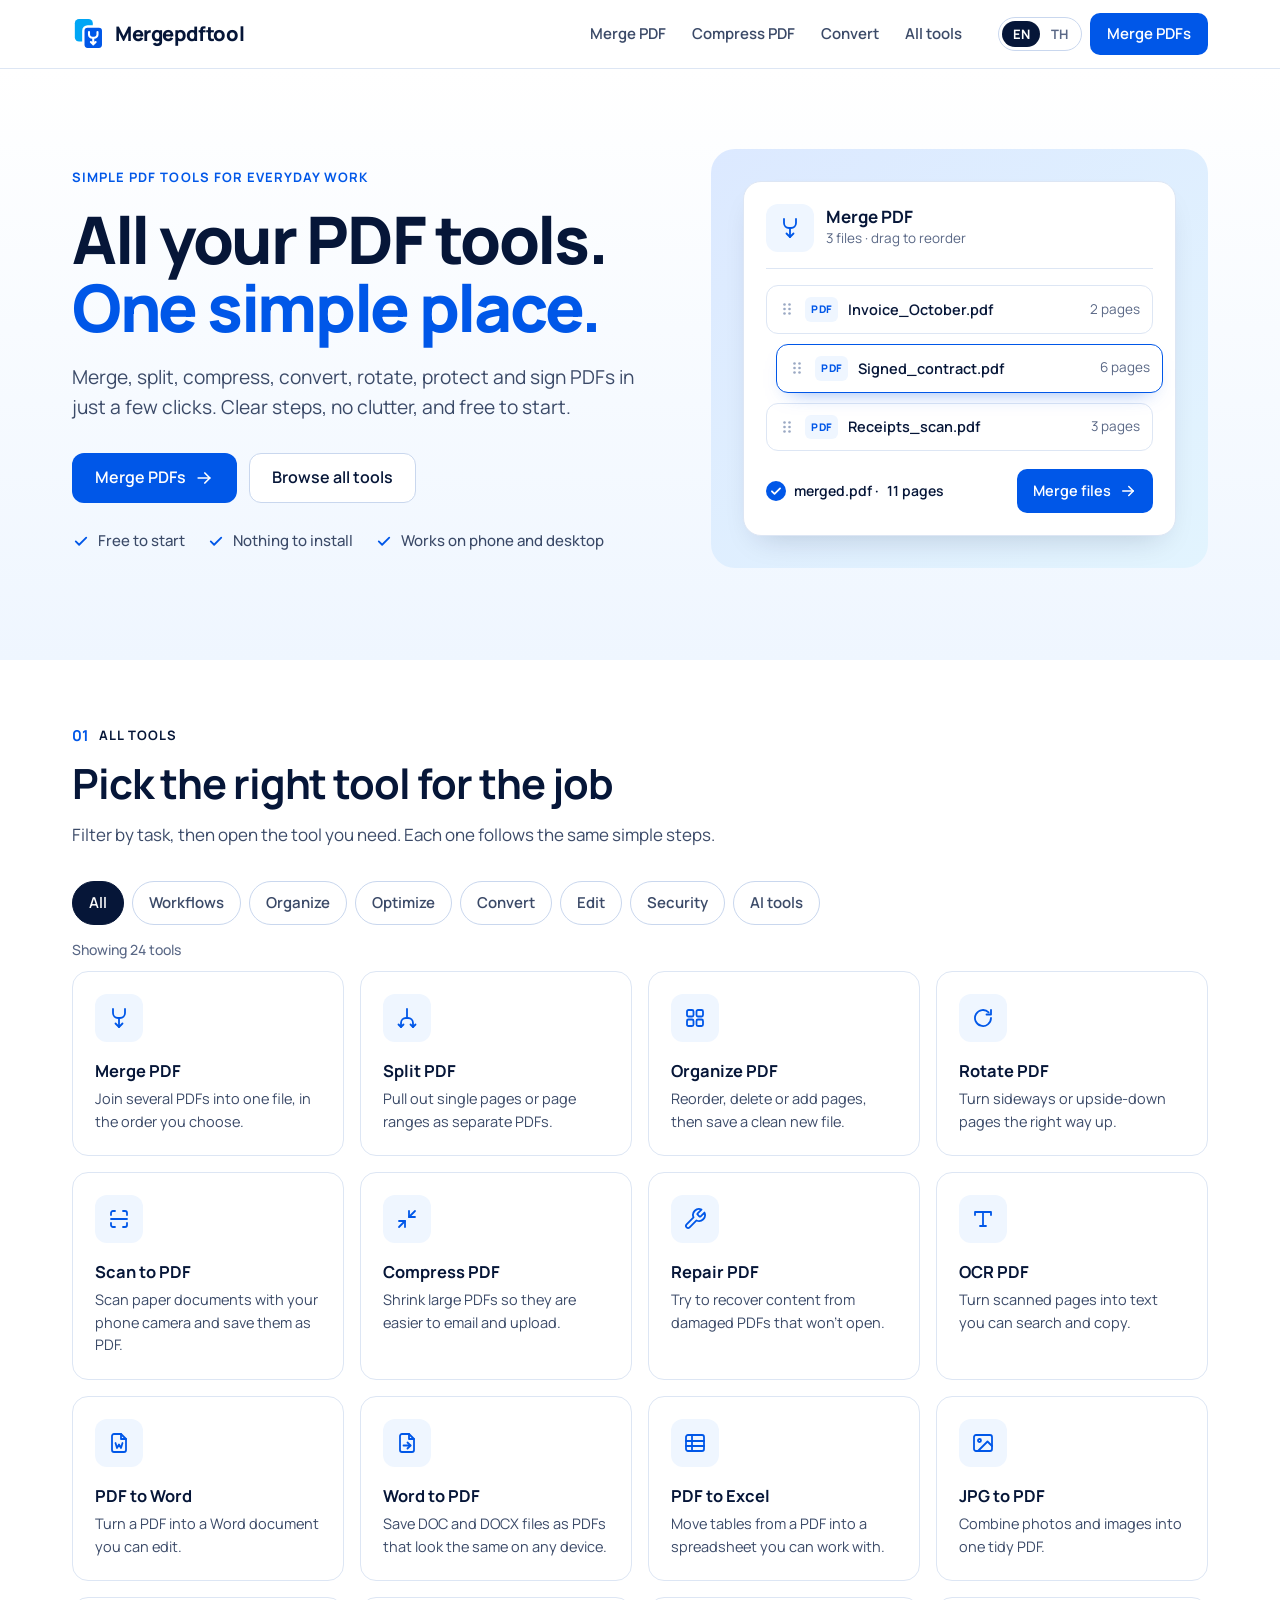
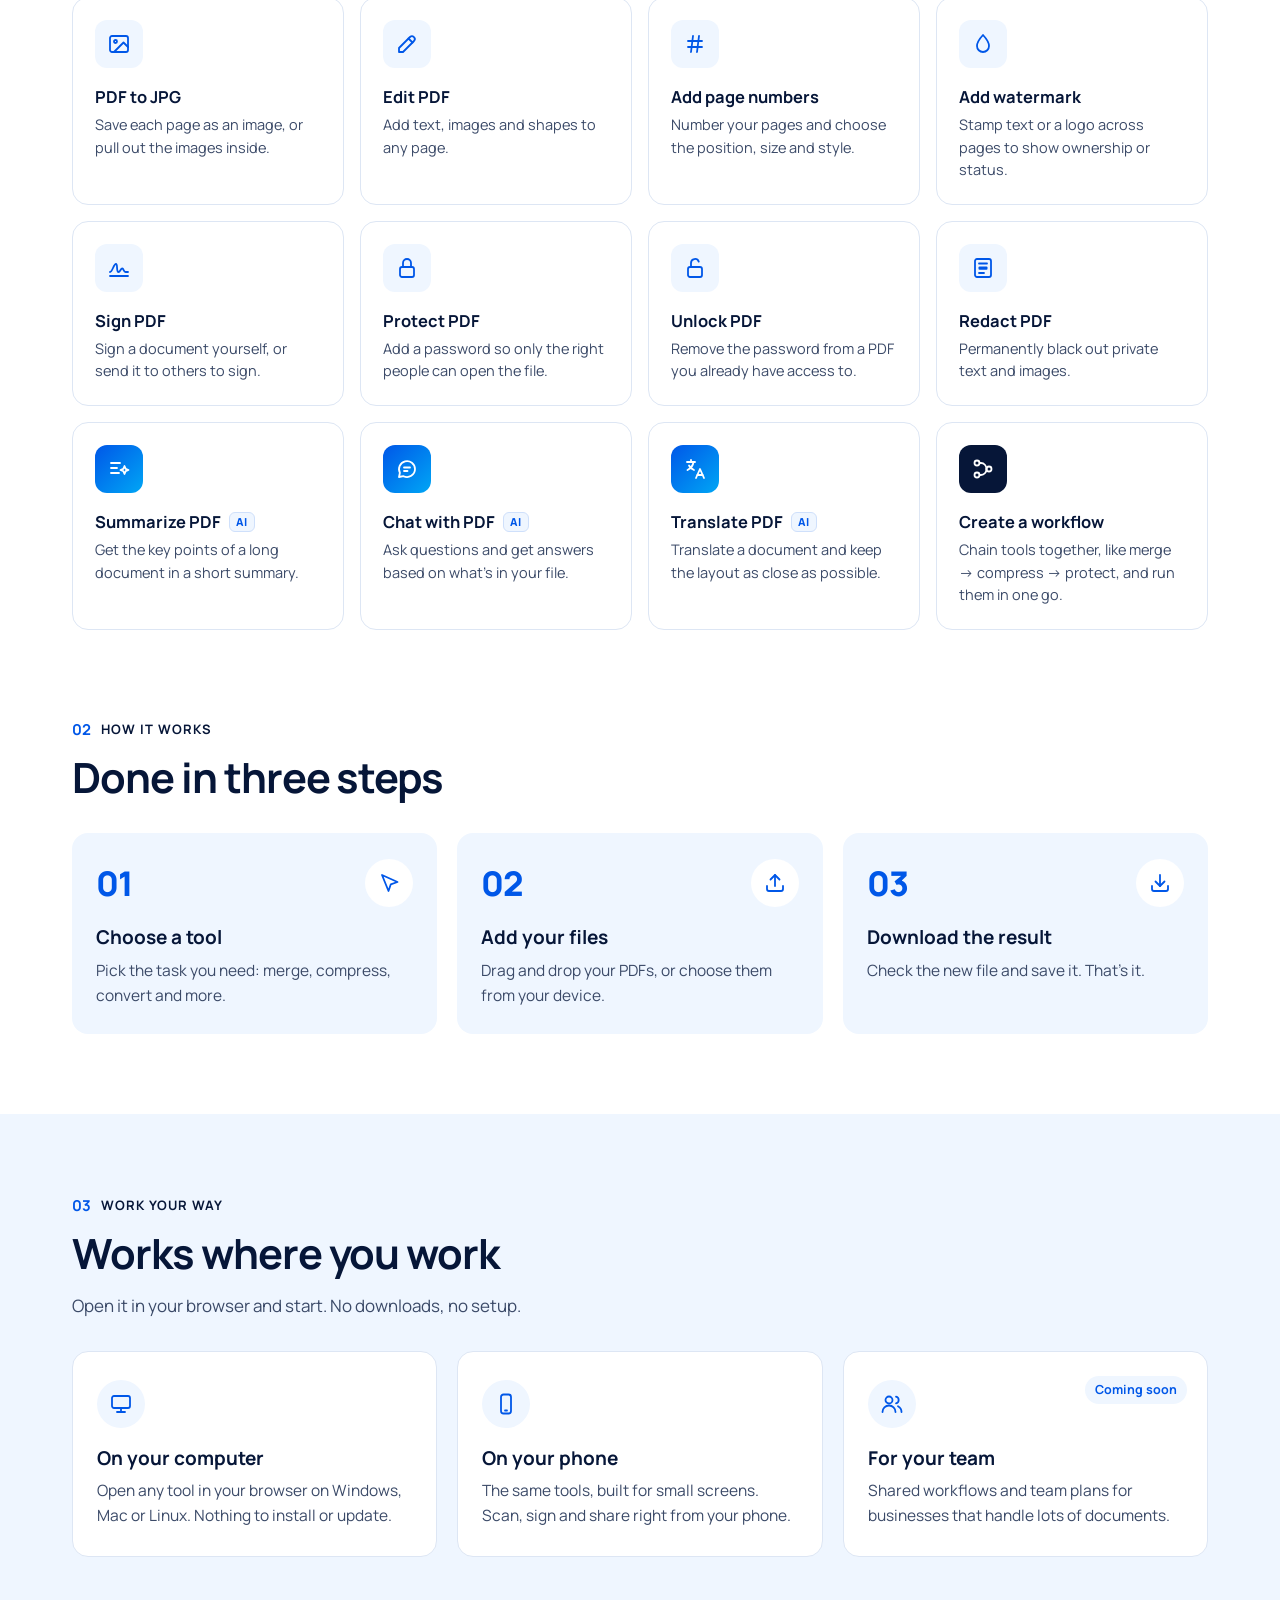
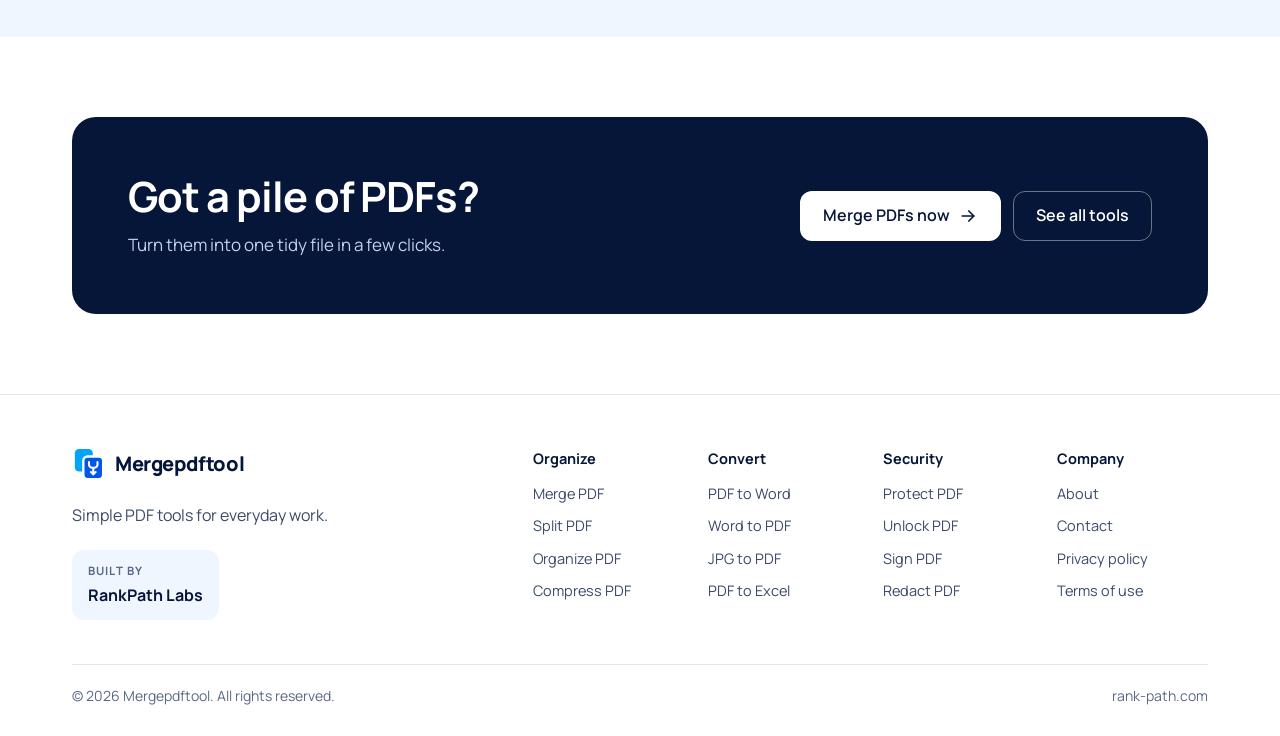
<file: index.html>
<!doctype html>
<html lang="en">
<head>
<meta charset="utf-8">
<meta name="viewport" content="width=device-width, initial-scale=1">
<title>Mergepdftool — All your PDF tools in one place</title>
<meta name="description" content="Merge, split, compress, convert, rotate, protect and sign PDFs in a few clicks. Simple PDF tools for everyday work, built by RankPath Labs.">
<meta name="theme-color" content="#061638">
<link rel="canonical" href="https://mergepdftool.rank-path.com/">
<link rel="alternate" hreflang="en" href="https://mergepdftool.rank-path.com/">
<link rel="alternate" hreflang="th" href="https://mergepdftool.rank-path.com/th/">
<link rel="alternate" hreflang="x-default" href="https://mergepdftool.rank-path.com/">
<meta property="og:url" content="https://mergepdftool.rank-path.com/">
<meta property="og:locale" content="en_US">
<meta property="og:locale:alternate" content="th_TH">
<meta property="og:type" content="website">
<meta property="og:site_name" content="Mergepdftool">
<meta property="og:title" content="Mergepdftool — All your PDF tools in one place">
<meta property="og:description" content="Merge, split, compress, convert, rotate, protect and sign PDFs in a few clicks.">
<link rel="icon" type="image/svg+xml" href="data:image/svg+xml,%3Csvg xmlns='http://www.w3.org/2000/svg' viewBox='0 0 36 36'%3E%3Crect x='3' y='2' width='19' height='24' rx='4.5' fill='%2300A6F5'/%3E%3Crect x='12' y='10' width='21' height='24' rx='4.5' fill='%230057E8' stroke='%23fff' stroke-width='2.5'/%3E%3Cpath d='M18 16v2.5a3.5 3.5 0 0 0 3.5 3.5h2a3.5 3.5 0 0 0 3.5-3.5V16M22.5 22v7M20 26.5l2.5 2.5 2.5-2.5' fill='none' stroke='%23fff' stroke-width='2.2' stroke-linecap='round' stroke-linejoin='round'/%3E%3C/svg%3E">
<link rel="preconnect" href="https://fonts.googleapis.com">
<link rel="preconnect" href="https://fonts.gstatic.com" crossorigin>
<link href="https://fonts.googleapis.com/css2?family=Manrope:wght@400;500;600;700;800&family=Noto+Sans+Thai:wght@400;500;600;700&display=swap" rel="stylesheet">
<link rel="stylesheet" href="/assets/site.css">
</head>
<body>

<!-- Icon sprite -->
<svg width="0" height="0" style="position:absolute" aria-hidden="true" focusable="false">
  <symbol id="logo-mark" viewBox="0 0 36 36">
    <rect x="3" y="2" width="19" height="24" rx="4.5" fill="#00A6F5"/>
    <rect x="12" y="10" width="21" height="24" rx="4.5" fill="#0057E8" stroke="#fff" stroke-width="2.5"/>
    <path d="M18 16v2.5a3.5 3.5 0 0 0 3.5 3.5h2a3.5 3.5 0 0 0 3.5-3.5V16M22.5 22v7M20 26.5l2.5 2.5 2.5-2.5" fill="none" stroke="#fff" stroke-width="2.2" stroke-linecap="round" stroke-linejoin="round"/>
  </symbol>
  <symbol id="i-merge" viewBox="0 0 24 24"><path d="M6 3v4a5 5 0 0 0 5 5h2a5 5 0 0 0 5-5V3"/><path d="M12 12v9"/><path d="M8.5 17.5 12 21l3.5-3.5"/></symbol>
  <symbol id="i-split" viewBox="0 0 24 24"><path d="M12 3v9"/><path d="M6 21v-4a5 5 0 0 1 5-5h2a5 5 0 0 1 5 5v4"/><path d="M3.5 18.5 6 21l2.5-2.5"/><path d="M15.5 18.5 18 21l2.5-2.5"/></symbol>
  <symbol id="i-grid" viewBox="0 0 24 24"><rect x="4" y="4" width="6.5" height="6.5" rx="1.5"/><rect x="13.5" y="4" width="6.5" height="6.5" rx="1.5"/><rect x="4" y="13.5" width="6.5" height="6.5" rx="1.5"/><rect x="13.5" y="13.5" width="6.5" height="6.5" rx="1.5"/></symbol>
  <symbol id="i-rotate" viewBox="0 0 24 24"><path d="M20 12a8 8 0 1 1-2.35-5.65"/><path d="M20 4v4.5h-4.5"/></symbol>
  <symbol id="i-scan" viewBox="0 0 24 24"><path d="M4 8V6a2 2 0 0 1 2-2h2"/><path d="M16 4h2a2 2 0 0 1 2 2v2"/><path d="M20 16v2a2 2 0 0 1-2 2h-2"/><path d="M8 20H6a2 2 0 0 1-2-2v-2"/><path d="M4 12h16"/></symbol>
  <symbol id="i-compress" viewBox="0 0 24 24"><path d="M4 14h6v6"/><path d="M20 10h-6V4"/><path d="M14 10l6-6"/><path d="M4 20l6-6"/></symbol>
  <symbol id="i-wrench" viewBox="0 0 24 24"><path d="M14.7 6.3a1 1 0 0 0 0 1.4l1.6 1.6a1 1 0 0 0 1.4 0l3.77-3.77a6 6 0 0 1-7.94 7.94l-6.91 6.91a2.12 2.12 0 0 1-3-3l6.91-6.91a6 6 0 0 1 7.94-7.94z"/></symbol>
  <symbol id="i-text" viewBox="0 0 24 24"><path d="M4 8V5h16v3"/><path d="M12 5v14"/><path d="M9 19h6"/></symbol>
  <symbol id="i-word" viewBox="0 0 24 24"><path d="M14 3H7a2 2 0 0 0-2 2v14a2 2 0 0 0 2 2h10a2 2 0 0 0 2-2V8z"/><path d="M14 3v5h5"/><path d="M8.5 12l1.5 5 2-3.5 2 3.5 1.5-5"/></symbol>
  <symbol id="i-topdf" viewBox="0 0 24 24"><path d="M14 3H7a2 2 0 0 0-2 2v14a2 2 0 0 0 2 2h10a2 2 0 0 0 2-2V8z"/><path d="M14 3v5h5"/><path d="M8.5 14.5h7"/><path d="M12.5 11.5l3 3-3 3"/></symbol>
  <symbol id="i-table" viewBox="0 0 24 24"><rect x="3" y="4" width="18" height="16" rx="2"/><path d="M3 10h18"/><path d="M3 15h18"/><path d="M9 4v16"/></symbol>
  <symbol id="i-image" viewBox="0 0 24 24"><rect x="3" y="4" width="18" height="16" rx="2"/><circle cx="8.5" cy="9.5" r="1.5"/><path d="M21 15l-4.5-4.5L7 20"/></symbol>
  <symbol id="i-edit" viewBox="0 0 24 24"><path d="M4 20h4L19 9a2.83 2.83 0 0 0-4-4L4 16z"/><path d="M13.5 6.5l4 4"/></symbol>
  <symbol id="i-hash" viewBox="0 0 24 24"><path d="M5 9h14"/><path d="M5 15h14"/><path d="M10 4 8 20"/><path d="M16 4l-2 16"/></symbol>
  <symbol id="i-drop" viewBox="0 0 24 24"><path d="M12 3s6 6.4 6 11a6 6 0 0 1-12 0c0-4.6 6-11 6-11z"/></symbol>
  <symbol id="i-sign" viewBox="0 0 24 24"><path d="M3 16c2.5 0 3.5-8 6-8 2 0 0 8 2.5 8 1.8 0 2-3.5 3.8-3.5 1.5 0 1.2 3.5 3.2 3.5H21"/><path d="M3 20h18"/></symbol>
  <symbol id="i-lock" viewBox="0 0 24 24"><rect x="5" y="11" width="14" height="10" rx="2"/><path d="M8 11V7a4 4 0 0 1 8 0v4"/></symbol>
  <symbol id="i-unlock" viewBox="0 0 24 24"><rect x="5" y="11" width="14" height="10" rx="2"/><path d="M8 11V7a4 4 0 0 1 7.75-1.4"/></symbol>
  <symbol id="i-redact" viewBox="0 0 24 24"><rect x="4" y="3" width="16" height="18" rx="2"/><path d="M8 7.5h8"/><rect x="7.5" y="10.5" width="9" height="3.2" rx="1" fill="currentColor" stroke="none"/><path d="M8 17h5"/></symbol>
  <symbol id="i-summary" viewBox="0 0 24 24"><path d="M4 6h9"/><path d="M4 11h6"/><path d="M4 16h8"/><path d="M17.5 9l1.2 2.8 2.8 1.2-2.8 1.2-1.2 2.8-1.2-2.8-2.8-1.2 2.8-1.2z"/></symbol>
  <symbol id="i-chat" viewBox="0 0 24 24"><path d="M20 12a8 8 0 0 1-11.5 7.2L4 20l.9-4.2A8 8 0 1 1 20 12z"/><path d="M9 10.5h6"/><path d="M9 14h3.5"/></symbol>
  <symbol id="i-translate" viewBox="0 0 24 24"><path d="M4 5h8"/><path d="M8 3v2"/><path d="M10.5 5c-.5 3.5-3 6.5-6 8"/><path d="M6 8.5c1 2 2.8 3.6 5 4.5"/><path d="M13 21l4-9 4 9"/><path d="M14.4 18h5.2"/></symbol>
  <symbol id="i-flow" viewBox="0 0 24 24"><circle cx="6" cy="6" r="2.5"/><circle cx="6" cy="18" r="2.5"/><circle cx="18" cy="12" r="2.5"/><path d="M8.5 6H10a5.5 6 0 0 1 5.5 6"/><path d="M8.5 18H10a5.5 6 0 0 0 5.5-6"/></symbol>
  <symbol id="i-pointer" viewBox="0 0 24 24"><path d="M5 4l6.5 16 2.3-6.7L20.5 11z"/></symbol>
  <symbol id="i-upload" viewBox="0 0 24 24"><path d="M12 15V4"/><path d="M7.5 8.5 12 4l4.5 4.5"/><path d="M4 15v3a2 2 0 0 0 2 2h12a2 2 0 0 0 2-2v-3"/></symbol>
  <symbol id="i-download" viewBox="0 0 24 24"><path d="M12 4v11"/><path d="M7.5 10.5 12 15l4.5-4.5"/><path d="M4 15v3a2 2 0 0 0 2 2h12a2 2 0 0 0 2-2v-3"/></symbol>
  <symbol id="i-monitor" viewBox="0 0 24 24"><rect x="3" y="4" width="18" height="12" rx="2"/><path d="M8 20h8"/><path d="M12 16v4"/></symbol>
  <symbol id="i-phone" viewBox="0 0 24 24"><rect x="7" y="2.5" width="10" height="19" rx="2.5"/><path d="M11 18.5h2"/></symbol>
  <symbol id="i-team" viewBox="0 0 24 24"><circle cx="9" cy="8" r="3.5"/><path d="M2.5 20a6.5 6.5 0 0 1 13 0"/><path d="M16 4.6a3.5 3.5 0 0 1 0 6.8"/><path d="M18 14.2a6.5 6.5 0 0 1 3.5 5.8"/></symbol>
  <symbol id="i-check" viewBox="0 0 24 24"><path d="M5 12.5l4.5 4.5L19 7.5"/></symbol>
  <symbol id="i-arrow" viewBox="0 0 24 24"><path d="M5 12h14"/><path d="M13 6l6 6-6 6"/></symbol>
  <symbol id="i-menu" viewBox="0 0 24 24"><path d="M4 7h16"/><path d="M4 12h16"/><path d="M4 17h16"/></symbol>
  <symbol id="i-close" viewBox="0 0 24 24"><path d="M6 6l12 12"/><path d="M18 6 6 18"/></symbol>
  <symbol id="i-grip" viewBox="0 0 16 16"><g fill="currentColor" stroke="none"><circle cx="5.5" cy="3.5" r="1.3"/><circle cx="10.5" cy="3.5" r="1.3"/><circle cx="5.5" cy="8" r="1.3"/><circle cx="10.5" cy="8" r="1.3"/><circle cx="5.5" cy="12.5" r="1.3"/><circle cx="10.5" cy="12.5" r="1.3"/></g></symbol>
</svg>

<a class="skip" href="#main" data-i18n="skip">Skip to content</a>

<!-- ========== Header ========== -->
<header class="site-header">
  <div class="wrap bar">
    <a class="brand" href="/">
      <svg class="logo" aria-hidden="true"><use href="#logo-mark"/></svg>
      <span>Mergepdftool</span>
    </a>

    <nav class="nav" aria-label="Main" data-i18n-aria="aria.nav">
      <a href="/merge-pdf/" data-i18n="t.merge">Merge PDF</a>
      <a href="/compress-pdf/" data-i18n="t.compress">Compress PDF</a>
      <a href="#tools" data-goto-filter="convert" data-i18n="nav.convert">Convert</a>
      <a href="#tools" data-goto-filter="all" data-i18n="nav.all">All tools</a>
    </nav>

    <div class="bar-actions">
      <nav class="lang" aria-label="Language" data-i18n-aria="aria.lang">
        <a href="/" hreflang="en" lang="en" data-lang-link="en" aria-current="true">EN</a>
        <a href="/th/" hreflang="th" lang="th" data-lang-link="th">TH</a>
      </nav>
      <a class="btn btn-primary btn-sm" href="/merge-pdf/" data-i18n="nav.cta">Merge PDFs</a>
      <button class="menu-btn" type="button" aria-expanded="false" aria-controls="mobile-menu" aria-label="Open menu" data-i18n-aria="aria.menu">
        <svg class="ic i-open" aria-hidden="true"><use href="#i-menu"/></svg>
        <svg class="ic i-close" aria-hidden="true"><use href="#i-close"/></svg>
      </button>
    </div>
  </div>

  <div class="mobile-menu" id="mobile-menu" hidden>
    <div class="wrap">
      <a href="/merge-pdf/" data-i18n="t.merge">Merge PDF</a>
      <a href="/compress-pdf/" data-i18n="t.compress">Compress PDF</a>
      <a href="#tools" data-goto-filter="convert" data-i18n="nav.convert">Convert</a>
      <a href="#tools" data-goto-filter="all" data-i18n="nav.all">All tools</a>
      <a class="btn btn-primary" href="/merge-pdf/" data-i18n="nav.cta">Merge PDFs</a>
    </div>
  </div>
</header>

<main id="main">

<!-- ========== Hero ========== -->
<section class="hero">
  <div class="wrap hero-grid">
    <div>
      <p class="eyebrow" data-i18n="hero.eyebrow">Simple PDF tools for everyday work</p>
      <h1 data-i18n="hero.h1">All your PDF tools.<span class="accent">One simple place.</span></h1>
      <!-- Claim check: "free to start" must match the live product before launch. -->
      <p class="lede" data-i18n="hero.lede">Merge, split, compress, convert, rotate, protect and sign PDFs in just a few clicks. Clear steps, no clutter, and free to start.</p>
      <div class="hero-cta">
        <a class="btn btn-primary" href="/merge-pdf/"><span data-i18n="hero.cta1">Merge PDFs</span><svg class="ic" aria-hidden="true"><use href="#i-arrow"/></svg></a>
        <a class="btn btn-ghost" href="#tools" data-goto-filter="all" data-i18n="hero.cta2">Browse all tools</a>
      </div>
      <ul class="trust">
        <li><svg class="ic" aria-hidden="true"><use href="#i-check"/></svg><span data-i18n="trust.1">Free to start</span></li>
        <li><svg class="ic" aria-hidden="true"><use href="#i-check"/></svg><span data-i18n="trust.2">Nothing to install</span></li>
        <li><svg class="ic" aria-hidden="true"><use href="#i-check"/></svg><span data-i18n="trust.3">Works on phone and desktop</span></li>
      </ul>
    </div>

    <!-- Product preview: illustration only, not a working form -->
    <div class="preview" aria-hidden="true">
      <div class="pv-card">
        <div class="pv-head">
          <span class="tile"><svg class="ic"><use href="#i-merge"/></svg></span>
          <div>
            <strong data-i18n="t.merge">Merge PDF</strong>
            <small data-i18n="pv.meta">3 files · drag to reorder</small>
          </div>
        </div>
        <ul class="pv-files">
          <li><svg class="grip"><use href="#i-grip"/></svg><span class="pdf">PDF</span><span class="fname">Invoice_October.pdf</span><span class="pages" data-i18n="pv.p2">2 pages</span></li>
          <li class="is-moving"><svg class="grip"><use href="#i-grip"/></svg><span class="pdf">PDF</span><span class="fname">Signed_contract.pdf</span><span class="pages" data-i18n="pv.p6">6 pages</span></li>
          <li><svg class="grip"><use href="#i-grip"/></svg><span class="pdf">PDF</span><span class="fname">Receipts_scan.pdf</span><span class="pages" data-i18n="pv.p3">3 pages</span></li>
        </ul>
        <div class="pv-foot">
          <span class="result"><svg class="ic"><use href="#i-check"/></svg>merged.pdf · <span data-i18n="pv.p11">11 pages</span></span>
          <span class="fake-btn"><span data-i18n="pv.btn">Merge files</span><svg class="ic"><use href="#i-arrow"/></svg></span>
        </div>
      </div>
    </div>
  </div>
</section>

<!-- ========== Tools ========== -->
<section class="tools" id="tools">
  <div class="wrap">
    <div class="sec-head">
      <p class="kicker"><span class="num">01</span><span data-i18n="tools.kicker">All tools</span></p>
      <h2 data-i18n="tools.title">Pick the right tool for the job</h2>
      <p class="sec-sub" data-i18n="tools.sub">Filter by task, then open the tool you need. Each one follows the same simple steps.</p>
    </div>

    <div class="filters" role="group" aria-label="Filter tools by task" data-i18n-aria="aria.filters">
      <button type="button" data-filter="all" aria-pressed="true" data-i18n="f.all">All</button>
      <button type="button" data-filter="workflow" aria-pressed="false" data-i18n="f.workflow">Workflows</button>
      <button type="button" data-filter="organize" aria-pressed="false" data-i18n="f.organize">Organize</button>
      <button type="button" data-filter="optimize" aria-pressed="false" data-i18n="f.optimize">Optimize</button>
      <button type="button" data-filter="convert" aria-pressed="false" data-i18n="f.convert">Convert</button>
      <button type="button" data-filter="edit" aria-pressed="false" data-i18n="f.edit">Edit</button>
      <button type="button" data-filter="security" aria-pressed="false" data-i18n="f.security">Security</button>
      <button type="button" data-filter="ai" aria-pressed="false" data-i18n="f.ai">AI tools</button>
    </div>
    <p class="count" id="tool-count" aria-live="polite"></p>

    <ul class="grid">
      <!-- Organize -->
      <li class="tool" data-cat="organize"><a class="tool-link" href="/merge-pdf/">
        <span class="tile"><svg class="ic" aria-hidden="true"><use href="#i-merge"/></svg></span>
        <h3 data-i18n="t.merge">Merge PDF</h3>
        <p data-i18n="d.merge">Join several PDFs into one file, in the order you choose.</p>
      </a></li>
      <li class="tool" data-cat="organize"><a class="tool-link" href="/split-pdf/">
        <span class="tile"><svg class="ic" aria-hidden="true"><use href="#i-split"/></svg></span>
        <h3 data-i18n="t.split">Split PDF</h3>
        <p data-i18n="d.split">Pull out single pages or page ranges as separate PDFs.</p>
      </a></li>
      <li class="tool" data-cat="organize"><a class="tool-link" href="/organize-pdf/">
        <span class="tile"><svg class="ic" aria-hidden="true"><use href="#i-grid"/></svg></span>
        <h3 data-i18n="t.organize">Organize PDF</h3>
        <p data-i18n="d.organize">Reorder, delete or add pages, then save a clean new file.</p>
      </a></li>
      <li class="tool" data-cat="organize"><a class="tool-link" href="/rotate-pdf/">
        <span class="tile"><svg class="ic" aria-hidden="true"><use href="#i-rotate"/></svg></span>
        <h3 data-i18n="t.rotate">Rotate PDF</h3>
        <p data-i18n="d.rotate">Turn sideways or upside-down pages the right way up.</p>
      </a></li>
      <li class="tool" data-cat="organize"><a class="tool-link" href="/scan-to-pdf/">
        <span class="tile"><svg class="ic" aria-hidden="true"><use href="#i-scan"/></svg></span>
        <h3 data-i18n="t.scan">Scan to PDF</h3>
        <p data-i18n="d.scan">Scan paper documents with your phone camera and save them as PDF.</p>
      </a></li>

      <!-- Optimize -->
      <li class="tool" data-cat="optimize"><a class="tool-link" href="/compress-pdf/">
        <span class="tile"><svg class="ic" aria-hidden="true"><use href="#i-compress"/></svg></span>
        <h3 data-i18n="t.compress">Compress PDF</h3>
        <p data-i18n="d.compress">Shrink large PDFs so they are easier to email and upload.</p>
      </a></li>
      <li class="tool" data-cat="optimize"><a class="tool-link" href="/repair-pdf/">
        <span class="tile"><svg class="ic" aria-hidden="true"><use href="#i-wrench"/></svg></span>
        <h3 data-i18n="t.repair">Repair PDF</h3>
        <p data-i18n="d.repair">Try to recover content from damaged PDFs that won't open.</p>
      </a></li>
      <li class="tool" data-cat="optimize"><a class="tool-link" href="/ocr-pdf/">
        <span class="tile"><svg class="ic" aria-hidden="true"><use href="#i-text"/></svg></span>
        <h3 data-i18n="t.ocr">OCR PDF</h3>
        <p data-i18n="d.ocr">Turn scanned pages into text you can search and copy.</p>
      </a></li>

      <!-- Convert -->
      <li class="tool" data-cat="convert"><a class="tool-link" href="/pdf-to-word/">
        <span class="tile"><svg class="ic" aria-hidden="true"><use href="#i-word"/></svg></span>
        <h3 data-i18n="t.pdf2word">PDF to Word</h3>
        <p data-i18n="d.pdf2word">Turn a PDF into a Word document you can edit.</p>
      </a></li>
      <li class="tool" data-cat="convert"><a class="tool-link" href="/word-to-pdf/">
        <span class="tile"><svg class="ic" aria-hidden="true"><use href="#i-topdf"/></svg></span>
        <h3 data-i18n="t.word2pdf">Word to PDF</h3>
        <p data-i18n="d.word2pdf">Save DOC and DOCX files as PDFs that look the same on any device.</p>
      </a></li>
      <li class="tool" data-cat="convert"><a class="tool-link" href="/pdf-to-excel/">
        <span class="tile"><svg class="ic" aria-hidden="true"><use href="#i-table"/></svg></span>
        <h3 data-i18n="t.pdf2excel">PDF to Excel</h3>
        <p data-i18n="d.pdf2excel">Move tables from a PDF into a spreadsheet you can work with.</p>
      </a></li>
      <li class="tool" data-cat="convert"><a class="tool-link" href="/jpg-to-pdf/">
        <span class="tile"><svg class="ic" aria-hidden="true"><use href="#i-image"/></svg></span>
        <h3 data-i18n="t.jpg2pdf">JPG to PDF</h3>
        <p data-i18n="d.jpg2pdf">Combine photos and images into one tidy PDF.</p>
      </a></li>
      <li class="tool" data-cat="convert"><a class="tool-link" href="/pdf-to-jpg/">
        <span class="tile"><svg class="ic" aria-hidden="true"><use href="#i-image"/></svg></span>
        <h3 data-i18n="t.pdf2jpg">PDF to JPG</h3>
        <p data-i18n="d.pdf2jpg">Save each page as an image, or pull out the images inside.</p>
      </a></li>

      <!-- Edit -->
      <li class="tool" data-cat="edit"><a class="tool-link" href="/edit-pdf/">
        <span class="tile"><svg class="ic" aria-hidden="true"><use href="#i-edit"/></svg></span>
        <h3 data-i18n="t.edit">Edit PDF</h3>
        <p data-i18n="d.edit">Add text, images and shapes to any page.</p>
      </a></li>
      <li class="tool" data-cat="edit"><a class="tool-link" href="/add-page-numbers/">
        <span class="tile"><svg class="ic" aria-hidden="true"><use href="#i-hash"/></svg></span>
        <h3 data-i18n="t.pagenum">Add page numbers</h3>
        <p data-i18n="d.pagenum">Number your pages and choose the position, size and style.</p>
      </a></li>
      <li class="tool" data-cat="edit"><a class="tool-link" href="/add-watermark/">
        <span class="tile"><svg class="ic" aria-hidden="true"><use href="#i-drop"/></svg></span>
        <h3 data-i18n="t.watermark">Add watermark</h3>
        <p data-i18n="d.watermark">Stamp text or a logo across pages to show ownership or status.</p>
      </a></li>
      <li class="tool" data-cat="edit"><a class="tool-link" href="/sign-pdf/">
        <span class="tile"><svg class="ic" aria-hidden="true"><use href="#i-sign"/></svg></span>
        <h3 data-i18n="t.sign">Sign PDF</h3>
        <p data-i18n="d.sign">Sign a document yourself, or send it to others to sign.</p>
      </a></li>

      <!-- Security -->
      <li class="tool" data-cat="security"><a class="tool-link" href="/protect-pdf/">
        <span class="tile"><svg class="ic" aria-hidden="true"><use href="#i-lock"/></svg></span>
        <h3 data-i18n="t.protect">Protect PDF</h3>
        <p data-i18n="d.protect">Add a password so only the right people can open the file.</p>
      </a></li>
      <li class="tool" data-cat="security"><a class="tool-link" href="/unlock-pdf/">
        <span class="tile"><svg class="ic" aria-hidden="true"><use href="#i-unlock"/></svg></span>
        <h3 data-i18n="t.unlock">Unlock PDF</h3>
        <p data-i18n="d.unlock">Remove the password from a PDF you already have access to.</p>
      </a></li>
      <li class="tool" data-cat="security"><a class="tool-link" href="/redact-pdf/">
        <span class="tile"><svg class="ic" aria-hidden="true"><use href="#i-redact"/></svg></span>
        <h3 data-i18n="t.redact">Redact PDF</h3>
        <p data-i18n="d.redact">Permanently black out private text and images.</p>
      </a></li>

      <!-- AI tools -->
      <li class="tool" data-cat="ai"><a class="tool-link" href="/summarize-pdf/">
        <span class="tile"><svg class="ic" aria-hidden="true"><use href="#i-summary"/></svg></span>
        <h3><span data-i18n="t.summarize">Summarize PDF</span><span class="tag">AI</span></h3>
        <p data-i18n="d.summarize">Get the key points of a long document in a short summary.</p>
      </a></li>
      <li class="tool" data-cat="ai"><a class="tool-link" href="/chat-with-pdf/">
        <span class="tile"><svg class="ic" aria-hidden="true"><use href="#i-chat"/></svg></span>
        <h3><span data-i18n="t.chat">Chat with PDF</span><span class="tag">AI</span></h3>
        <p data-i18n="d.chat">Ask questions and get answers based on what's in your file.</p>
      </a></li>
      <li class="tool" data-cat="ai"><a class="tool-link" href="/translate-pdf/">
        <span class="tile"><svg class="ic" aria-hidden="true"><use href="#i-translate"/></svg></span>
        <h3><span data-i18n="t.translate">Translate PDF</span><span class="tag">AI</span></h3>
        <p data-i18n="d.translate">Translate a document and keep the layout as close as possible.</p>
      </a></li>

      <!-- Workflows -->
      <li class="tool" data-cat="workflow"><a class="tool-link" href="/workflows/">
        <span class="tile"><svg class="ic" aria-hidden="true"><use href="#i-flow"/></svg></span>
        <h3 data-i18n="t.workflow">Create a workflow</h3>
        <p data-i18n="d.workflow">Chain tools together, like merge → compress → protect, and run them in one go.</p>
      </a></li>
    </ul>
  </div>
</section>

<!-- ========== How it works ========== -->
<section class="steps" aria-labelledby="steps-title">
  <div class="wrap">
    <div class="sec-head">
      <p class="kicker"><span class="num">02</span><span data-i18n="steps.kicker">How it works</span></p>
      <h2 id="steps-title" data-i18n="steps.title">Done in three steps</h2>
    </div>
    <ol class="step-list">
      <li class="step">
        <div class="step-top"><span class="step-num">01</span><span class="round"><svg class="ic" aria-hidden="true"><use href="#i-pointer"/></svg></span></div>
        <h3 data-i18n="s1.t">Choose a tool</h3>
        <p data-i18n="s1.d">Pick the task you need: merge, compress, convert and more.</p>
      </li>
      <li class="step">
        <div class="step-top"><span class="step-num">02</span><span class="round"><svg class="ic" aria-hidden="true"><use href="#i-upload"/></svg></span></div>
        <h3 data-i18n="s2.t">Add your files</h3>
        <p data-i18n="s2.d">Drag and drop your PDFs, or choose them from your device.</p>
      </li>
      <li class="step">
        <div class="step-top"><span class="step-num">03</span><span class="round"><svg class="ic" aria-hidden="true"><use href="#i-download"/></svg></span></div>
        <h3 data-i18n="s3.t">Download the result</h3>
        <p data-i18n="s3.d">Check the new file and save it. That's it.</p>
      </li>
    </ol>
  </div>
</section>

<!-- ========== Work your way ========== -->
<section class="ways" aria-labelledby="ways-title">
  <div class="wrap">
    <div class="sec-head">
      <p class="kicker"><span class="num">03</span><span data-i18n="ways.kicker">Work your way</span></p>
      <h2 id="ways-title" data-i18n="ways.title">Works where you work</h2>
      <p class="sec-sub" data-i18n="ways.sub">Open it in your browser and start. No downloads, no setup.</p>
    </div>
    <div class="ways-grid">
      <article class="way">
        <span class="round"><svg class="ic" aria-hidden="true"><use href="#i-monitor"/></svg></span>
        <h3 data-i18n="w1.t">On your computer</h3>
        <p data-i18n="w1.d">Open any tool in your browser on Windows, Mac or Linux. Nothing to install or update.</p>
      </article>
      <article class="way">
        <span class="round"><svg class="ic" aria-hidden="true"><use href="#i-phone"/></svg></span>
        <h3 data-i18n="w2.t">On your phone</h3>
        <p data-i18n="w2.d">The same tools, built for small screens. Scan, sign and share right from your phone.</p>
      </article>
      <article class="way">
        <span class="pill" data-i18n="ways.soon">Coming soon</span>
        <span class="round"><svg class="ic" aria-hidden="true"><use href="#i-team"/></svg></span>
        <h3 data-i18n="w3.t">For your team</h3>
        <p data-i18n="w3.d">Shared workflows and team plans for businesses that handle lots of documents.</p>
      </article>
    </div>
  </div>
</section>

<!-- ========== CTA ========== -->
<section class="cta">
  <div class="wrap">
    <div class="cta-box">
      <div class="cta-text">
        <h2 data-i18n="cta.title">Got a pile of PDFs?</h2>
        <p data-i18n="cta.sub">Turn them into one tidy file in a few clicks.</p>
      </div>
      <div class="cta-actions">
        <a class="btn btn-light" href="/merge-pdf/"><span data-i18n="cta.btn1">Merge PDFs now</span><svg class="ic" aria-hidden="true"><use href="#i-arrow"/></svg></a>
        <a class="btn btn-outline-light" href="#tools" data-goto-filter="all" data-i18n="cta.btn2">See all tools</a>
      </div>
    </div>
  </div>
</section>

</main>

<!-- ========== Footer ========== -->
<footer class="site-footer">
  <div class="wrap">
    <div class="foot-grid">
      <div class="foot-brand">
        <a class="brand" href="/">
          <svg class="logo" aria-hidden="true"><use href="#logo-mark"/></svg>
          <span>Mergepdftool</span>
        </a>
        <p data-i18n="foot.tag">Simple PDF tools for everyday work.</p>
        <a class="endorse" href="https://rank-path.com" rel="noopener">
          <small data-i18n="foot.built">Built by</small>
          <strong>RankPath Labs</strong>
        </a>
      </div>
      <div class="foot-cols">
        <div>
          <h3 data-i18n="f.organize">Organize</h3>
          <ul>
            <li><a href="/merge-pdf/" data-i18n="t.merge">Merge PDF</a></li>
            <li><a href="/split-pdf/" data-i18n="t.split">Split PDF</a></li>
            <li><a href="/organize-pdf/" data-i18n="t.organize">Organize PDF</a></li>
            <li><a href="/compress-pdf/" data-i18n="t.compress">Compress PDF</a></li>
          </ul>
        </div>
        <div>
          <h3 data-i18n="f.convert">Convert</h3>
          <ul>
            <li><a href="/pdf-to-word/" data-i18n="t.pdf2word">PDF to Word</a></li>
            <li><a href="/word-to-pdf/" data-i18n="t.word2pdf">Word to PDF</a></li>
            <li><a href="/jpg-to-pdf/" data-i18n="t.jpg2pdf">JPG to PDF</a></li>
            <li><a href="/pdf-to-excel/" data-i18n="t.pdf2excel">PDF to Excel</a></li>
          </ul>
        </div>
        <div>
          <h3 data-i18n="f.security">Security</h3>
          <ul>
            <li><a href="/protect-pdf/" data-i18n="t.protect">Protect PDF</a></li>
            <li><a href="/unlock-pdf/" data-i18n="t.unlock">Unlock PDF</a></li>
            <li><a href="/sign-pdf/" data-i18n="t.sign">Sign PDF</a></li>
            <li><a href="/redact-pdf/" data-i18n="t.redact">Redact PDF</a></li>
          </ul>
        </div>
        <div>
          <h3 data-i18n="foot.company">Company</h3>
          <ul>
            <li><a href="/about/" data-i18n="foot.about">About</a></li>
            <li><a href="/contact/" data-i18n="foot.contact">Contact</a></li>
            <li><a href="/privacy/" data-i18n="foot.privacy">Privacy policy</a></li>
            <li><a href="/terms/" data-i18n="foot.terms">Terms of use</a></li>
          </ul>
        </div>
      </div>
    </div>
    <div class="foot-bottom">
      <p data-i18n="foot.rights">© 2026 Mergepdftool. All rights reserved.</p>
      <p>rank-path.com</p>
    </div>
  </div>
</footer>

<script src="/assets/site.js"></script>
<script>
(function () {
  'use strict';

  /* Tool filter */
  var filterBtns = Array.prototype.slice.call(document.querySelectorAll('[data-filter]'));
  var cards = Array.prototype.slice.call(document.querySelectorAll('.tool'));
  var countEl = document.getElementById('tool-count');
  var visible = cards.length;

  function countText(n) {
    return MPT.lang === 'th' ? 'แสดง ' + n + ' เครื่องมือ' : 'Showing ' + n + (n === 1 ? ' tool' : ' tools');
  }

  function applyFilter(f) {
    if (!filterBtns.some(function (b) { return b.getAttribute('data-filter') === f; })) f = 'all';
    visible = 0;
    filterBtns.forEach(function (b) { b.setAttribute('aria-pressed', String(b.getAttribute('data-filter') === f)); });
    cards.forEach(function (c) {
      var show = f === 'all' || c.getAttribute('data-cat') === f;
      c.hidden = !show;
      if (show) visible++;
    });
    countEl.textContent = countText(visible);
  }

  filterBtns.forEach(function (b) {
    b.addEventListener('click', function () { applyFilter(b.getAttribute('data-filter')); });
  });
  document.querySelectorAll('[data-goto-filter]').forEach(function (a) {
    a.addEventListener('click', function () { applyFilter(a.getAttribute('data-goto-filter')); });
  });

  /* Other pages link here with ?filter=convert#tools */
  applyFilter(new URLSearchParams(location.search).get('filter') || 'all');
})();
</script>
</body>
</html>
</file>
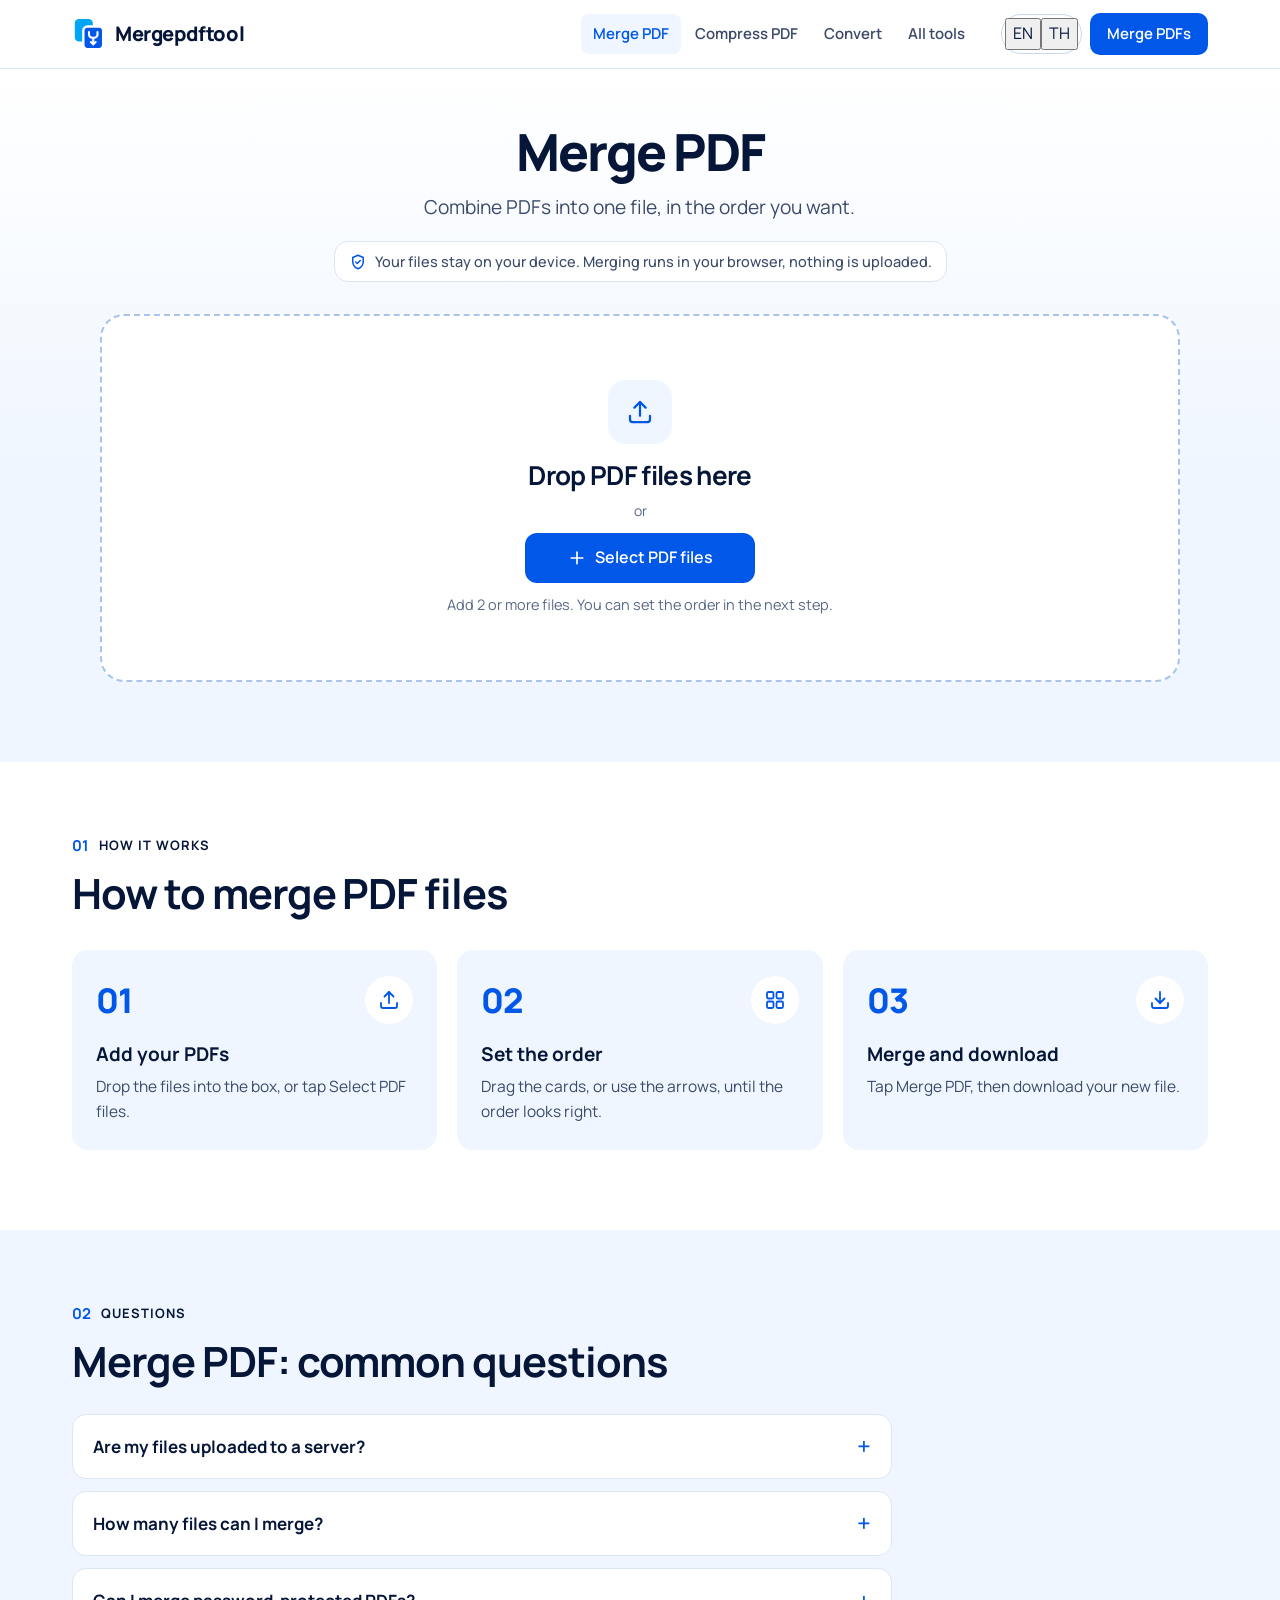
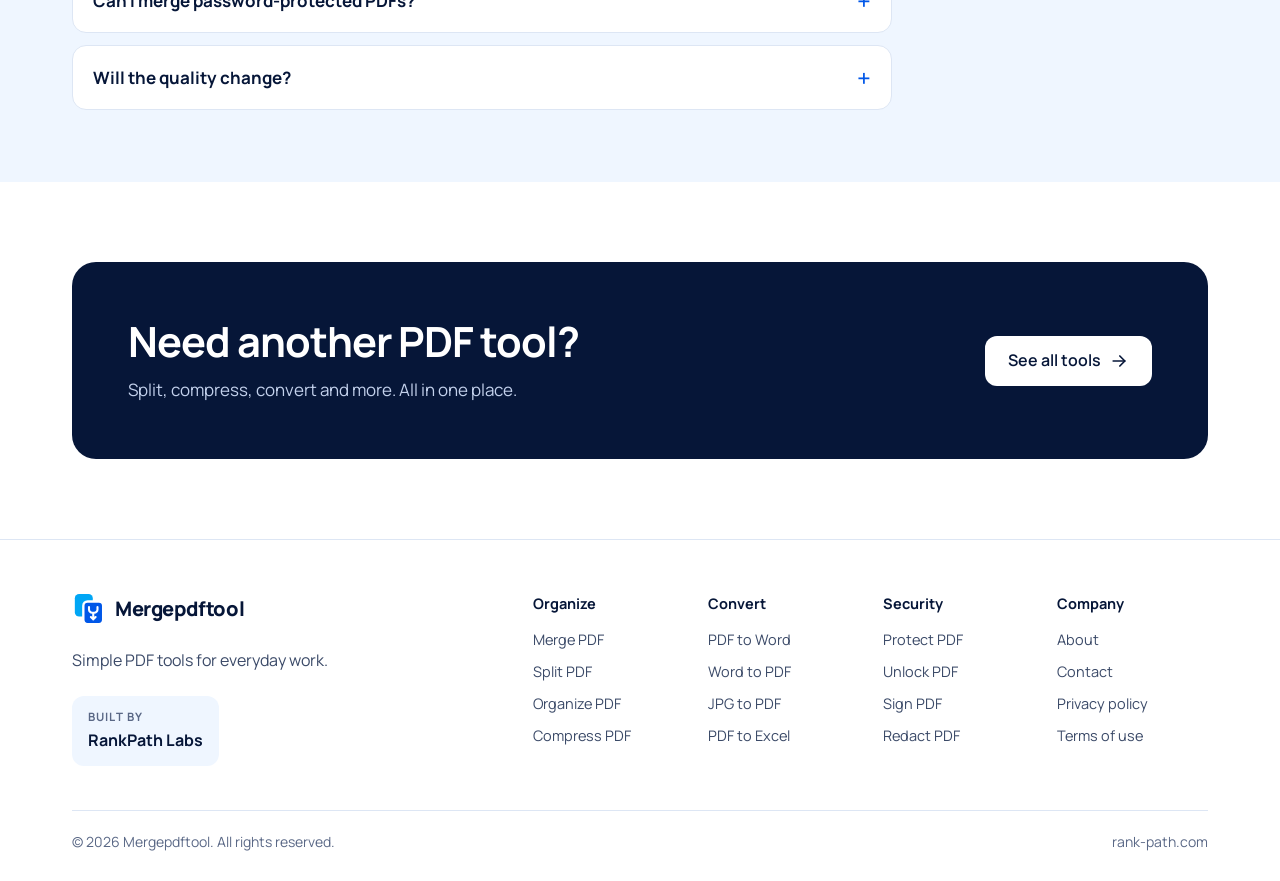
<file: merge-pdf/index.html>
<!doctype html>
<html lang="en">
<head>
<meta charset="utf-8">
<meta name="viewport" content="width=device-width, initial-scale=1">
<title>Merge PDF files online, in your browser | Mergepdftool</title>
<meta name="description" content="Combine PDF files into one, in the order you want. Merging runs in your browser, so your files are never uploaded.">
<meta name="theme-color" content="#061638">
<link rel="canonical" href="https://mergepdftool.rank-path.com/merge-pdf/">
<meta property="og:url" content="https://mergepdftool.rank-path.com/merge-pdf/">
<meta property="og:type" content="website">
<meta property="og:site_name" content="Mergepdftool">
<meta property="og:title" content="Merge PDF files online, in your browser">
<meta property="og:description" content="Combine PDF files into one, in the order you want. Merging runs in your browser, so your files are never uploaded.">
<link rel="icon" type="image/svg+xml" href="data:image/svg+xml,%3Csvg xmlns='http://www.w3.org/2000/svg' viewBox='0 0 36 36'%3E%3Crect x='3' y='2' width='19' height='24' rx='4.5' fill='%2300A6F5'/%3E%3Crect x='12' y='10' width='21' height='24' rx='4.5' fill='%230057E8' stroke='%23fff' stroke-width='2.5'/%3E%3Cpath d='M18 16v2.5a3.5 3.5 0 0 0 3.5 3.5h2a3.5 3.5 0 0 0 3.5-3.5V16M22.5 22v7M20 26.5l2.5 2.5 2.5-2.5' fill='none' stroke='%23fff' stroke-width='2.2' stroke-linecap='round' stroke-linejoin='round'/%3E%3C/svg%3E">
<link rel="preconnect" href="https://fonts.googleapis.com">
<link rel="preconnect" href="https://fonts.gstatic.com" crossorigin>
<link href="https://fonts.googleapis.com/css2?family=Manrope:wght@400;500;600;700;800&family=Noto+Sans+Thai:wght@400;500;600;700&display=swap" rel="stylesheet">
<link rel="stylesheet" href="../assets/site.css">
<link rel="stylesheet" href="../assets/tool.css">
<script type="application/ld+json">
{
  "@context": "https://schema.org",
  "@type": "FAQPage",
  "mainEntity": [
    {
      "@type": "Question",
      "name": "Are my files uploaded to a server?",
      "acceptedAnswer": {
        "@type": "Answer",
        "text": "No. Merging happens inside your browser, on your own device. Your files are not sent to our servers."
      }
    },
    {
      "@type": "Question",
      "name": "How many files can I merge?",
      "acceptedAnswer": {
        "@type": "Answer",
        "text": "There is no set limit. Very large files need more memory, so an older phone may be slower than a computer."
      }
    },
    {
      "@type": "Question",
      "name": "Can I merge password-protected PDFs?",
      "acceptedAnswer": {
        "@type": "Answer",
        "text": "Not yet. Remove the password first, then add the file again."
      }
    },
    {
      "@type": "Question",
      "name": "Will the quality change?",
      "acceptedAnswer": {
        "@type": "Answer",
        "text": "No. Pages are copied as they are, so text and images stay just as sharp. Bookmarks from the original files are not kept."
      }
    }
  ]
}
</script>
</head>
<body class="tool-page">

<!-- Icon sprite -->
<svg width="0" height="0" style="position:absolute" aria-hidden="true" focusable="false">
  <symbol id="logo-mark" viewBox="0 0 36 36">
    <rect x="3" y="2" width="19" height="24" rx="4.5" fill="#00A6F5"/>
    <rect x="12" y="10" width="21" height="24" rx="4.5" fill="#0057E8" stroke="#fff" stroke-width="2.5"/>
    <path d="M18 16v2.5a3.5 3.5 0 0 0 3.5 3.5h2a3.5 3.5 0 0 0 3.5-3.5V16M22.5 22v7M20 26.5l2.5 2.5 2.5-2.5" fill="none" stroke="#fff" stroke-width="2.2" stroke-linecap="round" stroke-linejoin="round"/>
  </symbol>
  <symbol id="i-menu" viewBox="0 0 24 24"><path d="M4 7h16"/><path d="M4 12h16"/><path d="M4 17h16"/></symbol>
  <symbol id="i-close" viewBox="0 0 24 24"><path d="M6 6l12 12"/><path d="M18 6 6 18"/></symbol>
  <symbol id="i-arrow" viewBox="0 0 24 24"><path d="M5 12h14"/><path d="M13 6l6 6-6 6"/></symbol>
  <symbol id="i-check" viewBox="0 0 24 24"><path d="M5 12.5l4.5 4.5L19 7.5"/></symbol>
  <symbol id="i-upload" viewBox="0 0 24 24"><path d="M12 15V4"/><path d="M7.5 8.5 12 4l4.5 4.5"/><path d="M4 15v3a2 2 0 0 0 2 2h12a2 2 0 0 0 2-2v-3"/></symbol>
  <symbol id="i-download" viewBox="0 0 24 24"><path d="M12 4v11"/><path d="M7.5 10.5 12 15l4.5-4.5"/><path d="M4 15v3a2 2 0 0 0 2 2h12a2 2 0 0 0 2-2v-3"/></symbol>
  <symbol id="i-grid" viewBox="0 0 24 24"><rect x="4" y="4" width="6.5" height="6.5" rx="1.5"/><rect x="13.5" y="4" width="6.5" height="6.5" rx="1.5"/><rect x="4" y="13.5" width="6.5" height="6.5" rx="1.5"/><rect x="13.5" y="13.5" width="6.5" height="6.5" rx="1.5"/></symbol>
  <symbol id="i-lock" viewBox="0 0 24 24"><rect x="5" y="11" width="14" height="10" rx="2"/><path d="M8 11V7a4 4 0 0 1 8 0v4"/></symbol>
  <symbol id="i-plus" viewBox="0 0 24 24"><path d="M12 5v14"/><path d="M5 12h14"/></symbol>
  <symbol id="i-left" viewBox="0 0 24 24"><path d="M15 6l-6 6 6 6"/></symbol>
  <symbol id="i-right" viewBox="0 0 24 24"><path d="M9 6l6 6-6 6"/></symbol>
  <symbol id="i-file" viewBox="0 0 24 24"><path d="M14 3H7a2 2 0 0 0-2 2v14a2 2 0 0 0 2 2h10a2 2 0 0 0 2-2V8z"/><path d="M14 3v5h5"/></symbol>
  <symbol id="i-alert" viewBox="0 0 24 24"><circle cx="12" cy="12" r="9"/><path d="M12 7.5v5.5"/><path d="M12 16.5h.01"/></symbol>
  <symbol id="i-shield" viewBox="0 0 24 24"><path d="M12 3l7 3v5c0 4.5-3 8.5-7 10-4-1.5-7-5.5-7-10V6z"/><path d="M9 12l2 2 4-4"/></symbol>
  <symbol id="i-sort" viewBox="0 0 24 24"><path d="M7 4v16"/><path d="M4 17l3 3 3-3"/><path d="M13 6h7"/><path d="M13 11h5"/><path d="M13 16h3"/></symbol>
  <symbol id="i-trash" viewBox="0 0 24 24"><path d="M4 7h16"/><path d="M10 11v6"/><path d="M14 11v6"/><path d="M6 7l1 12a2 2 0 0 0 2 2h6a2 2 0 0 0 2-2l1-12"/><path d="M9 7V4h6v3"/></symbol>
</svg>

<a class="skip" href="#main" data-i18n="skip">Skip to content</a>

<!-- ========== Header ========== -->
<header class="site-header">
  <div class="wrap bar">
    <a class="brand" href="/">
      <svg class="logo" aria-hidden="true"><use href="#logo-mark"/></svg>
      <span>Mergepdftool</span>
    </a>

    <nav class="nav" aria-label="Main" data-i18n-aria="aria.nav">
      <a href="/merge-pdf/" aria-current="page" data-i18n="t.merge">Merge PDF</a>
      <a href="/compress-pdf/" data-i18n="t.compress">Compress PDF</a>
      <a href="/?filter=convert#tools" data-i18n="nav.convert">Convert</a>
      <a href="/#tools" data-i18n="nav.all">All tools</a>
    </nav>

    <div class="bar-actions">
      <div class="lang" role="group" aria-label="Language" data-i18n-aria="aria.lang">
        <button type="button" data-lang="en" aria-pressed="true">EN</button>
        <button type="button" data-lang="th" aria-pressed="false" lang="th">TH</button>
      </div>
      <a class="btn btn-primary btn-sm" href="#main" data-i18n="nav.cta">Merge PDFs</a>
      <button class="menu-btn" type="button" aria-expanded="false" aria-controls="mobile-menu" aria-label="Open menu">
        <svg class="ic i-open" aria-hidden="true"><use href="#i-menu"/></svg>
        <svg class="ic i-close" aria-hidden="true"><use href="#i-close"/></svg>
      </button>
    </div>
  </div>

  <div class="mobile-menu" id="mobile-menu" hidden>
    <div class="wrap">
      <a href="/merge-pdf/" aria-current="page" data-i18n="t.merge">Merge PDF</a>
      <a href="/compress-pdf/" data-i18n="t.compress">Compress PDF</a>
      <a href="/?filter=convert#tools" data-i18n="nav.convert">Convert</a>
      <a href="/#tools" data-i18n="nav.all">All tools</a>
      <a class="btn btn-primary" href="#main" data-i18n="nav.cta">Merge PDFs</a>
    </div>
  </div>
</header>

<main id="main">

<!-- ========== Tool ========== -->
<section class="tool-top">
  <div class="wrap">
    <div class="tool-head">
      <h1 data-i18n="t.merge">Merge PDF</h1>
      <p class="lede" data-i18n="mp.lede">Combine PDFs into one file, in the order you want.</p>
      <p class="private"><svg class="ic" aria-hidden="true"><use href="#i-shield"/></svg><span data-i18n="mp.private">Your files stay on your device. Merging runs in your browser, nothing is uploaded.</span></p>
    </div>

    <div class="workspace">
      <div class="notice" id="notice" role="alert" hidden>
        <svg class="ic" aria-hidden="true"><use href="#i-alert"/></svg>
        <span id="notice-text"></span>
      </div>

      <input type="file" id="file-input" class="sr-only" accept="application/pdf,.pdf" multiple tabindex="-1" aria-hidden="true">

      <!-- Empty state -->
      <div class="drop" id="drop">
        <span class="drop-icon"><svg class="ic" aria-hidden="true"><use href="#i-upload"/></svg></span>
        <h2>
          <span class="only-pointer" data-i18n="drop.title">Drop PDF files here</span>
          <span class="only-touch" data-i18n="drop.titleTouch">Add your PDF files</span>
        </h2>
        <p class="or only-pointer" data-i18n="drop.or">or</p>
        <button type="button" class="btn btn-primary" data-pick><svg class="ic" aria-hidden="true"><use href="#i-plus"/></svg><span data-i18n="drop.btn">Select PDF files</span></button>
        <p class="hint" data-i18n="drop.hint">Add 2 or more files. You can set the order in the next step.</p>
      </div>

      <!-- Files state -->
      <div class="board" id="board" hidden>
        <div class="board-bar">
          <p class="summary" id="summary"></p>
          <div class="board-actions">
            <button type="button" class="btn btn-ghost" data-pick><svg class="ic" aria-hidden="true"><use href="#i-plus"/></svg><span data-i18n="board.add">Add files</span></button>
            <button type="button" class="btn btn-ghost" id="sort-az"><svg class="ic" aria-hidden="true"><use href="#i-sort"/></svg><span data-i18n="board.sort">Sort A–Z</span></button>
            <button type="button" class="btn btn-ghost" id="clear-all"><svg class="ic" aria-hidden="true"><use href="#i-trash"/></svg><span data-i18n="board.clear">Clear all</span></button>
          </div>
        </div>
        <p class="board-hint" data-i18n="board.hint">Drag the cards or use the arrows to set the order. Card 1 comes first.</p>

        <ol class="cards" id="cards" aria-label="Files to merge, in order"></ol>

        <div class="out-row">
          <label class="out-name" for="out-name">
            <span data-i18n="out.label">File name</span>
            <span class="name-field"><input id="out-name" type="text" value="merged" autocomplete="off" spellcheck="false" maxlength="120"><span>.pdf</span></span>
          </label>
        </div>

        <div class="merge-bar">
          <p class="merge-hint" id="merge-hint"></p>
          <button type="button" class="btn btn-primary merge-btn" id="merge-btn" disabled><span data-i18n="t.merge">Merge PDF</span><svg class="ic" aria-hidden="true"><use href="#i-arrow"/></svg></button>
        </div>
      </div>

      <!-- Working state -->
      <div class="panel" id="working" role="status" hidden>
        <span class="spinner" aria-hidden="true"></span>
        <h2 data-i18n="work.title">Merging your PDFs…</h2>
        <div class="progress" aria-hidden="true"><span id="progress-bar"></span></div>
        <p class="panel-sub" id="progress-text"></p>
      </div>

      <!-- Done state -->
      <div class="panel" id="done" hidden>
        <span class="done-icon"><svg class="ic" aria-hidden="true"><use href="#i-check"/></svg></span>
        <h2 id="done-title" tabindex="-1" data-i18n="done.title">Your PDF is ready</h2>
        <p class="panel-sub" id="done-meta"></p>
        <div class="done-actions">
          <a class="btn btn-primary" id="download" href="#" download="merged.pdf"><svg class="ic" aria-hidden="true"><use href="#i-download"/></svg><span data-i18n="done.download">Download PDF</span></a>
          <button type="button" class="btn btn-ghost" id="back-edit" data-i18n="done.back">Back to files</button>
          <button type="button" class="btn btn-ghost" id="start-over" data-i18n="done.again">Merge new files</button>
        </div>
        <p class="panel-note" data-i18n="done.note">The file was made on your device. Nothing was uploaded.</p>
      </div>
    </div>
  </div>
</section>

<!-- ========== How it works ========== -->
<section class="steps" aria-labelledby="steps-title">
  <div class="wrap">
    <div class="sec-head">
      <p class="kicker"><span class="num">01</span><span data-i18n="steps.kicker">How it works</span></p>
      <h2 id="steps-title" data-i18n="steps.title">How to merge PDF files</h2>
    </div>
    <ol class="step-list">
      <li class="step">
        <div class="step-top"><span class="step-num">01</span><span class="round"><svg class="ic" aria-hidden="true"><use href="#i-upload"/></svg></span></div>
        <h3 data-i18n="s1.t">Add your PDFs</h3>
        <p data-i18n="s1.d">Drop the files into the box, or tap Select PDF files.</p>
      </li>
      <li class="step">
        <div class="step-top"><span class="step-num">02</span><span class="round"><svg class="ic" aria-hidden="true"><use href="#i-grid"/></svg></span></div>
        <h3 data-i18n="s2.t">Set the order</h3>
        <p data-i18n="s2.d">Drag the cards, or use the arrows, until the order looks right.</p>
      </li>
      <li class="step">
        <div class="step-top"><span class="step-num">03</span><span class="round"><svg class="ic" aria-hidden="true"><use href="#i-download"/></svg></span></div>
        <h3 data-i18n="s3.t">Merge and download</h3>
        <p data-i18n="s3.d">Tap Merge PDF, then download your new file.</p>
      </li>
    </ol>
  </div>
</section>

<!-- ========== FAQ ========== -->
<section class="faq" aria-labelledby="faq-title">
  <div class="wrap">
    <div class="sec-head">
      <p class="kicker"><span class="num">02</span><span data-i18n="faq.kicker">Questions</span></p>
      <h2 id="faq-title" data-i18n="faq.title">Merge PDF: common questions</h2>
    </div>
    <div class="faq-list">
      <details>
        <summary data-i18n="q1">Are my files uploaded to a server?</summary>
        <p data-i18n="a1">No. Merging happens inside your browser, on your own device. Your files are not sent to our servers.</p>
      </details>
      <details>
        <summary data-i18n="q2">How many files can I merge?</summary>
        <p data-i18n="a2">There is no set limit. Very large files need more memory, so an older phone may be slower than a computer.</p>
      </details>
      <details>
        <summary data-i18n="q3">Can I merge password-protected PDFs?</summary>
        <p data-i18n="a3">Not yet. Remove the password first, then add the file again.</p>
      </details>
      <details>
        <summary data-i18n="q4">Will the quality change?</summary>
        <p data-i18n="a4">No. Pages are copied as they are, so text and images stay just as sharp. Bookmarks from the original files are not kept.</p>
      </details>
    </div>
  </div>
</section>

<!-- ========== CTA ========== -->
<section class="cta">
  <div class="wrap">
    <div class="cta-box">
      <div>
        <h2 data-i18n="cta.title">Need another PDF tool?</h2>
        <p data-i18n="cta.sub">Split, compress, convert and more. All in one place.</p>
      </div>
      <div class="cta-actions">
        <a class="btn btn-light" href="/#tools"><span data-i18n="cta.btn">See all tools</span><svg class="ic" aria-hidden="true"><use href="#i-arrow"/></svg></a>
      </div>
    </div>
  </div>
</section>

</main>

<!-- ========== Footer ========== -->
<footer class="site-footer">
  <div class="wrap">
    <div class="foot-grid">
      <div class="foot-brand">
        <a class="brand" href="/">
          <svg class="logo" aria-hidden="true"><use href="#logo-mark"/></svg>
          <span>Mergepdftool</span>
        </a>
        <p data-i18n="foot.tag">Simple PDF tools for everyday work.</p>
        <a class="endorse" href="https://rank-path.com" rel="noopener">
          <small data-i18n="foot.built">Built by</small>
          <strong>RankPath Labs</strong>
        </a>
      </div>
      <div class="foot-cols">
        <div>
          <h3 data-i18n="f.organize">Organize</h3>
          <ul>
            <li><a href="/merge-pdf/" data-i18n="t.merge">Merge PDF</a></li>
            <li><a href="/split-pdf/" data-i18n="t.split">Split PDF</a></li>
            <li><a href="/organize-pdf/" data-i18n="t.organize">Organize PDF</a></li>
            <li><a href="/compress-pdf/" data-i18n="t.compress">Compress PDF</a></li>
          </ul>
        </div>
        <div>
          <h3 data-i18n="f.convert">Convert</h3>
          <ul>
            <li><a href="/pdf-to-word/" data-i18n="t.pdf2word">PDF to Word</a></li>
            <li><a href="/word-to-pdf/" data-i18n="t.word2pdf">Word to PDF</a></li>
            <li><a href="/jpg-to-pdf/" data-i18n="t.jpg2pdf">JPG to PDF</a></li>
            <li><a href="/pdf-to-excel/" data-i18n="t.pdf2excel">PDF to Excel</a></li>
          </ul>
        </div>
        <div>
          <h3 data-i18n="f.security">Security</h3>
          <ul>
            <li><a href="/protect-pdf/" data-i18n="t.protect">Protect PDF</a></li>
            <li><a href="/unlock-pdf/" data-i18n="t.unlock">Unlock PDF</a></li>
            <li><a href="/sign-pdf/" data-i18n="t.sign">Sign PDF</a></li>
            <li><a href="/redact-pdf/" data-i18n="t.redact">Redact PDF</a></li>
          </ul>
        </div>
        <div>
          <h3 data-i18n="foot.company">Company</h3>
          <ul>
            <li><a href="/about/" data-i18n="foot.about">About</a></li>
            <li><a href="/contact/" data-i18n="foot.contact">Contact</a></li>
            <li><a href="/privacy/" data-i18n="foot.privacy">Privacy policy</a></li>
            <li><a href="/terms/" data-i18n="foot.terms">Terms of use</a></li>
          </ul>
        </div>
      </div>
    </div>
    <div class="foot-bottom">
      <p data-i18n="foot.rights">© 2026 Mergepdftool. All rights reserved.</p>
      <p>rank-path.com</p>
    </div>
  </div>
</footer>

<div class="drop-overlay" id="drop-overlay" hidden aria-hidden="true">
  <div><svg class="ic"><use href="#i-upload"/></svg><span data-i18n="overlay">Drop to add files</span></div>
</div>
<p class="sr-only" id="sr-status" aria-live="polite"></p>

<script>
  window.MPT_PAGE = {
    th: {
      'mp.lede': 'รวมหลายไฟล์ PDF เป็นไฟล์เดียว เรียงลำดับได้ตามต้องการ',
      'mp.private': 'ไฟล์อยู่ในเครื่องของคุณเท่านั้น การรวมไฟล์ทำงานในเบราว์เซอร์ ไม่มีการอัปโหลด',
      'drop.title': 'ลากไฟล์ PDF มาวางที่นี่',
      'drop.titleTouch': 'เพิ่มไฟล์ PDF ของคุณ',
      'drop.or': 'หรือ',
      'drop.btn': 'เลือกไฟล์ PDF',
      'drop.hint': 'เพิ่มอย่างน้อย 2 ไฟล์ แล้วจัดลำดับได้ในขั้นต่อไป',
      'board.add': 'เพิ่มไฟล์',
      'board.sort': 'เรียง A–Z',
      'board.clear': 'ล้างทั้งหมด',
      'board.hint': 'ลากการ์ดหรือกดลูกศรเพื่อจัดลำดับ การ์ดหมายเลข 1 จะอยู่หน้าแรก',
      'out.label': 'ชื่อไฟล์',
      'work.title': 'กำลังรวมไฟล์ PDF…',
      'done.title': 'ไฟล์ PDF พร้อมแล้ว',
      'done.download': 'ดาวน์โหลด PDF',
      'done.back': 'กลับไปแก้ไข',
      'done.again': 'รวมไฟล์ชุดใหม่',
      'done.note': 'ไฟล์นี้สร้างบนเครื่องของคุณ ไม่มีการอัปโหลด',
      'overlay': 'ปล่อยเพื่อเพิ่มไฟล์',
      'steps.kicker': 'วิธีใช้งาน',
      'steps.title': 'วิธีรวมไฟล์ PDF',
      's1.t': 'เพิ่มไฟล์ PDF',
      's1.d': 'ลากไฟล์มาวางในกรอบ หรือกดปุ่มเลือกไฟล์ PDF',
      's2.t': 'จัดลำดับไฟล์',
      's2.d': 'ลากการ์ด หรือกดลูกศร จนได้ลำดับที่ต้องการ',
      's3.t': 'รวมและดาวน์โหลด',
      's3.d': 'กดรวม PDF แล้วดาวน์โหลดไฟล์ใหม่ได้เลย',
      'faq.kicker': 'คำถามที่พบบ่อย',
      'faq.title': 'คำถามเรื่องการรวม PDF',
      'q1': 'ไฟล์ของฉันถูกอัปโหลดขึ้นเซิร์ฟเวอร์ไหม?',
      'a1': 'ไม่ การรวมไฟล์ทำงานในเบราว์เซอร์บนเครื่องของคุณเอง ไฟล์ไม่ถูกส่งไปที่เซิร์ฟเวอร์ของเรา',
      'q2': 'รวมได้กี่ไฟล์?',
      'a2': 'ไม่ได้จำกัดจำนวนไฟล์ แต่ไฟล์ขนาดใหญ่มากต้องใช้หน่วยความจำเยอะ มือถือรุ่นเก่าอาจทำงานช้ากว่าคอมพิวเตอร์',
      'q3': 'รวมไฟล์ที่มีรหัสผ่านได้ไหม?',
      'a3': 'ยังไม่ได้ ให้ปลดรหัสผ่านก่อน แล้วเพิ่มไฟล์อีกครั้ง',
      'q4': 'คุณภาพไฟล์จะลดลงไหม?',
      'a4': 'ไม่ลดลง หน้าเอกสารถูกคัดลอกตามต้นฉบับ ข้อความและรูปภาพคมชัดเท่าเดิม แต่บุ๊กมาร์กจากไฟล์เดิมจะไม่ถูกเก็บไว้',
      'cta.title': 'ต้องการเครื่องมือ PDF อื่นๆ?',
      'cta.sub': 'แยก บีบอัด แปลงไฟล์ และอื่นๆ ครบในที่เดียว',
      'cta.btn': 'ดูเครื่องมือทั้งหมด'
    },
    meta: {
      en: { title: 'Merge PDF files online, in your browser | Mergepdftool', desc: 'Combine PDF files into one, in the order you want. Merging runs in your browser, so your files are never uploaded.' },
      th: { title: 'รวมไฟล์ PDF ออนไลน์ ทำงานในเบราว์เซอร์ | Mergepdftool', desc: 'รวมหลายไฟล์ PDF เป็นไฟล์เดียว เรียงลำดับได้ตามต้องการ ทำงานในเบราว์เซอร์ ไฟล์ของคุณไม่ถูกอัปโหลด' }
    }
  };
</script>
<script src="../assets/site.js"></script>
<script>
(function () {
  'use strict';

  /* Libraries are hosted with the site and only load when needed.
     Files are read and merged in the browser. Nothing is uploaded. */
  var VENDOR = new URL('../assets/vendor/', document.baseURI).href;
  var LIBS = {
    pdflib: VENDOR + 'pdf-lib-1.17.1/pdf-lib.min.js',
    pdfjs: VENDOR + 'pdfjs-3.11.174/pdf.min.js',
    sortable: VENDOR + 'sortablejs-1.15.2/Sortable.min.js'
  };
  var PDFJS_WORKER = VENDOR + 'pdfjs-3.11.174/pdf.worker.min.js';
  var THUMB_WIDTH = 320;
  var THUMB_MAX_BYTES = 60 * 1024 * 1024;

  var STR = {
    en: {
      files: function (n) { return n === 1 ? '1 file' : n + ' files'; },
      pages: function (n) { return n === 1 ? '1 page' : n + ' pages'; },
      reading: 'Reading…',
      locked: 'Password-protected. Unlock it first.',
      broken: 'Can’t read this file.',
      remove: function (name) { return 'Remove ' + name; },
      earlier: function (name) { return 'Move ' + name + ' earlier'; },
      later: function (name) { return 'Move ' + name + ' later'; },
      moved: function (name, pos) { return name + ' moved to position ' + pos; },
      removed: function (name) { return name + ' removed'; },
      addTile: 'Add files',
      list: 'Files to merge, in order',
      skipped: function (n) { return n === 1 ? '1 file was skipped because it is not a PDF.' : n + ' files were skipped because they are not PDFs.'; },
      needTwo: 'Add at least 2 PDF files to merge.',
      waiting: 'Reading your files…',
      willSkip: function (n) { return n === 1 ? '1 file has a problem and will be skipped.' : n + ' files have a problem and will be skipped.'; },
      step: function (i, n) { return 'File ' + i + ' of ' + n; },
      saving: 'Saving your new PDF…',
      failed: 'Something went wrong while merging. Try again, or remove very large files.',
      engine: 'Couldn’t load the PDF engine. Check your internet connection and try again.'
    },
    th: {
      files: function (n) { return n + ' ไฟล์'; },
      pages: function (n) { return n + ' หน้า'; },
      reading: 'กำลังอ่านไฟล์…',
      locked: 'ไฟล์มีรหัสผ่าน ปลดรหัสก่อน',
      broken: 'อ่านไฟล์นี้ไม่ได้',
      remove: function (name) { return 'ลบ ' + name; },
      earlier: function (name) { return 'เลื่อน ' + name + ' ไปก่อนหน้า'; },
      later: function (name) { return 'เลื่อน ' + name + ' ไปถัดไป'; },
      moved: function (name, pos) { return 'ย้าย ' + name + ' ไปลำดับที่ ' + pos; },
      removed: function (name) { return 'ลบ ' + name + ' แล้ว'; },
      addTile: 'เพิ่มไฟล์',
      list: 'ไฟล์ที่จะรวม เรียงตามลำดับ',
      skipped: function (n) { return 'ข้าม ' + n + ' ไฟล์ที่ไม่ใช่ PDF'; },
      needTwo: 'เพิ่มไฟล์ PDF อย่างน้อย 2 ไฟล์',
      waiting: 'กำลังอ่านไฟล์ของคุณ…',
      willSkip: function (n) { return 'ไฟล์ที่มีปัญหา ' + n + ' ไฟล์ จะถูกข้าม'; },
      step: function (i, n) { return 'ไฟล์ที่ ' + i + ' จาก ' + n; },
      saving: 'กำลังบันทึกไฟล์ PDF ใหม่…',
      failed: 'รวมไฟล์ไม่สำเร็จ ลองอีกครั้ง หรือเอาไฟล์ที่ใหญ่มากออกก่อน',
      engine: 'โหลดตัวประมวลผล PDF ไม่สำเร็จ ตรวจสอบอินเทอร์เน็ตแล้วลองใหม่'
    }
  };

  function t(key) {
    var v = STR[MPT.lang][key];
    return typeof v === 'function' ? v.apply(null, Array.prototype.slice.call(arguments, 1)) : v;
  }

  function $(id) { return document.getElementById(id); }
  var fileInput = $('file-input');
  var dropEl = $('drop');
  var boardEl = $('board');
  var workingEl = $('working');
  var doneEl = $('done');
  var cardsEl = $('cards');
  var summaryEl = $('summary');
  var mergeBtn = $('merge-btn');
  var mergeHint = $('merge-hint');
  var nameInput = $('out-name');
  var noticeEl = $('notice');
  var noticeText = $('notice-text');
  var progressBar = $('progress-bar');
  var progressText = $('progress-text');
  var doneTitle = $('done-title');
  var doneMeta = $('done-meta');
  var downloadLink = $('download');
  var overlay = $('drop-overlay');
  var srStatus = $('sr-status');

  var files = [];   // { id, file, name, size, status: loading|ready|locked|broken, bytes, pages, thumb }
  var nextId = 1;
  var view = 'empty';
  var result = null;
  var resultUrl = null;
  var noticeKey = null;

  /* ---------- Libraries ---------- */
  var loaded = {};
  function loadLib(key) {
    if (!loaded[key]) {
      loaded[key] = new Promise(function (resolve, reject) {
        var el = document.createElement('script');
        el.src = LIBS[key];
        el.onload = resolve;
        el.onerror = function () {
          delete loaded[key];
          el.remove();
          reject(new Error('engine'));
        };
        document.head.appendChild(el);
      });
    }
    return loaded[key];
  }

  /* ---------- Views ---------- */
  function setView(next) {
    view = next;
    dropEl.hidden = next !== 'empty';
    boardEl.hidden = next !== 'board';
    workingEl.hidden = next !== 'working';
    doneEl.hidden = next !== 'done';
  }

  function showNotice(key, arg, isError) {
    noticeKey = key ? { key: key, arg: arg, error: !!isError } : null;
    renderNotice();
  }

  function renderNotice() {
    noticeEl.hidden = !noticeKey;
    if (!noticeKey) return;
    noticeText.textContent = t(noticeKey.key, noticeKey.arg);
    noticeEl.classList.toggle('is-error', noticeKey.error);
  }

  function announce(msg) {
    srStatus.textContent = '';
    setTimeout(function () { srStatus.textContent = msg; }, 50);
  }

  /* ---------- Adding and reading files ---------- */
  function isPdf(f) { return f.type === 'application/pdf' || /\.pdf$/i.test(f.name); }

  function addFiles(list) {
    var incoming = Array.prototype.slice.call(list || []);
    if (!incoming.length || view === 'working') return;
    var pdfs = incoming.filter(isPdf);
    var skipped = incoming.length - pdfs.length;
    showNotice(skipped ? 'skipped' : null, skipped);
    pdfs.forEach(function (f) {
      files.push({ id: nextId++, file: f, name: f.name, size: f.size, status: 'loading' });
    });
    if (!files.length) return;
    setView('board');
    render();
    readNext();
    loadLib('sortable').then(initSortable, function () { /* arrows still work */ });
  }

  var reading = false;
  function readNext() {
    if (reading) return;
    var item = files.find(function (f) { return f.status === 'loading'; });
    if (!item) { thumbNext(); return; }
    reading = true;
    function done() {
      reading = false;
      if (files.indexOf(item) !== -1) updateCard(item);
      updateBar();
      readNext();
    }
    loadLib('pdflib').then(function () {
      return item.file.arrayBuffer().then(function (buf) {
        item.bytes = buf;
        return PDFLib.PDFDocument.load(buf, { updateMetadata: false });
      }).then(function (doc) {
        // A damaged file can open but fail here, so count pages inside the same catch
        var count = doc.getPageCount();
        if (!count) throw new Error('No pages');
        item.pages = count;
        item.status = 'ready';
      }).catch(function (err) {
        item.status = /encrypt/i.test(String(err && err.message)) ? 'locked' : 'broken';
        item.bytes = null;
      });
    }, function () {
      item.status = 'broken';
      showNotice('engine', null, true);
    }).then(done, done);
  }

  var thumbing = false;
  function thumbNext() {
    if (thumbing) return;
    var item = files.find(function (f) { return f.status === 'ready' && f.thumb === undefined; });
    if (!item) return;
    if (item.size > THUMB_MAX_BYTES) {
      item.thumb = null;
      updateCard(item);
      thumbNext();
      return;
    }
    thumbing = true;
    loadLib('pdfjs').then(function () {
      pdfjsLib.GlobalWorkerOptions.workerSrc = PDFJS_WORKER;
      return renderThumb(item.bytes);
    }).then(function (url) { item.thumb = url; }, function () { item.thumb = null; })
      .then(function () {
        thumbing = false;
        if (files.indexOf(item) !== -1) updateCard(item);
        thumbNext();
      }, function () { thumbing = false; });
  }

  function renderThumb(buf) {
    // pdf.js takes ownership of the buffer it gets, so give it a copy.
    // isEvalSupported:false closes the font-eval hole in this pdf.js version.
    var task = pdfjsLib.getDocument({ data: new Uint8Array(buf.slice(0)), isEvalSupported: false, verbosity: 0 });
    return task.promise.then(function (doc) {
      return doc.getPage(1).then(function (page) {
        var base = page.getViewport({ scale: 1 });
        var vp = page.getViewport({ scale: THUMB_WIDTH / base.width });
        var canvas = document.createElement('canvas');
        canvas.width = Math.ceil(vp.width);
        canvas.height = Math.ceil(vp.height);
        var ctx = canvas.getContext('2d');
        ctx.fillStyle = '#fff';
        ctx.fillRect(0, 0, canvas.width, canvas.height);
        return page.render({ canvasContext: ctx, viewport: vp }).promise.then(function () {
          return canvas.toDataURL('image/jpeg', 0.85);
        });
      }).finally(function () { doc.destroy(); });
    }, function (err) {
      task.destroy();
      throw err;
    });
  }

  /* ---------- Rendering the board ---------- */
  function formatSize(bytes) {
    if (bytes < 1024) return bytes + ' B';
    if (bytes < 1024 * 1024) return Math.round(bytes / 1024) + ' KB';
    return (bytes / (1024 * 1024)).toFixed(1) + ' MB';
  }

  function icon(id) {
    return '<svg class="ic" aria-hidden="true"><use href="#' + id + '"/></svg>';
  }

  var addItem = document.createElement('li');
  addItem.className = 'add-item';
  addItem.innerHTML = '<button type="button" class="add-tile" data-pick>' + icon('i-plus') + '<span></span></button>';

  function usableIndex(item) {
    var n = 0;
    for (var i = 0; i < files.length; i++) {
      if (files[i].status === 'locked' || files[i].status === 'broken') continue;
      n++;
      if (files[i] === item) return n;
    }
    return 0;
  }

  function buildCard(item) {
    var i = files.indexOf(item);
    var bad = item.status === 'locked' || item.status === 'broken';
    var li = document.createElement('li');
    li.className = 'card' + (bad ? ' is-bad' : '');
    li.setAttribute('data-id', item.id);

    var thumb = document.createElement('div');
    thumb.className = 'thumb';
    if (item.status === 'loading' || (item.status === 'ready' && item.thumb === undefined)) {
      thumb.innerHTML = '<span class="spinner" aria-hidden="true"></span>';
    } else if (item.thumb) {
      var img = document.createElement('img');
      img.src = item.thumb;
      img.alt = '';
      thumb.appendChild(img);
    } else {
      thumb.innerHTML = icon(item.status === 'locked' ? 'i-lock' : bad ? 'i-alert' : 'i-file');
    }
    li.appendChild(thumb);

    if (!bad) {
      var badge = document.createElement('span');
      badge.className = 'badge';
      badge.textContent = usableIndex(item);
      li.appendChild(badge);
    }

    var remove = document.createElement('button');
    remove.type = 'button';
    remove.className = 'remove';
    remove.setAttribute('data-act', 'remove');
    remove.setAttribute('aria-label', t('remove', item.name));
    remove.innerHTML = icon('i-close');
    li.appendChild(remove);

    var name = document.createElement('p');
    name.className = 'card-name';
    name.title = item.name;
    name.textContent = item.name;
    li.appendChild(name);

    var meta = document.createElement('p');
    meta.className = 'card-meta';
    meta.textContent = item.status === 'loading' ? t('reading')
      : item.status === 'ready' ? t('pages', item.pages) + ' · ' + formatSize(item.size)
      : formatSize(item.size);
    li.appendChild(meta);

    if (bad) {
      var err = document.createElement('p');
      err.className = 'card-error';
      err.textContent = t(item.status);
      li.appendChild(err);
    }

    var move = document.createElement('div');
    move.className = 'card-move';
    [['up', 'i-left', 'earlier', i === 0], ['down', 'i-right', 'later', i === files.length - 1]].forEach(function (m) {
      var b = document.createElement('button');
      b.type = 'button';
      b.className = 'move';
      b.setAttribute('data-act', m[0]);
      b.setAttribute('aria-label', t(m[2], item.name));
      b.disabled = m[3];
      b.innerHTML = icon(m[1]);
      move.appendChild(b);
    });
    li.appendChild(move);
    return li;
  }

  function render(focus) {
    cardsEl.setAttribute('aria-label', t('list'));
    addItem.querySelector('span').textContent = t('addTile');
    var frag = document.createDocumentFragment();
    files.forEach(function (item) { frag.appendChild(buildCard(item)); });
    frag.appendChild(addItem);
    cardsEl.innerHTML = '';
    cardsEl.appendChild(frag);
    updateBar();
    if (focus) restoreFocus(focus);
  }

  function updateCard(item) {
    var old = cardsEl.querySelector('.card[data-id="' + item.id + '"]');
    if (!old) return;
    var active = old.contains(document.activeElement) && document.activeElement.getAttribute('data-act');
    var fresh = buildCard(item);
    old.replaceWith(fresh);
    // A bad file changes the numbers on the cards after it
    cardsEl.querySelectorAll('.card').forEach(function (li) {
      var it = files.find(function (f) { return String(f.id) === li.getAttribute('data-id'); });
      var b = li.querySelector('.badge');
      if (it && b) b.textContent = usableIndex(it);
    });
    if (active) restoreFocus({ id: item.id, act: active });
  }

  function restoreFocus(focus) {
    var li = cardsEl.querySelector('.card[data-id="' + focus.id + '"]');
    var btn = li && li.querySelector('[data-act="' + focus.act + '"]');
    if (btn && btn.disabled) btn = li.querySelector('[data-act="' + (focus.act === 'up' ? 'down' : 'up') + '"]');
    if (btn && !btn.disabled) btn.focus();
    else if (li) li.querySelector('[data-act="remove"]').focus();
  }

  function updateBar() {
    var ready = files.filter(function (f) { return f.status === 'ready'; });
    var loadingCount = files.filter(function (f) { return f.status === 'loading'; }).length;
    var bad = files.length - ready.length - loadingCount;
    var pages = ready.reduce(function (n, f) { return n + f.pages; }, 0);
    var size = files.reduce(function (n, f) { return n + f.size; }, 0);
    summaryEl.textContent = t('files', files.length) + ' · ' + t('pages', pages) + ' · ' + formatSize(size);
    mergeBtn.disabled = loadingCount > 0 || ready.length < 2;
    mergeHint.textContent = loadingCount ? t('waiting')
      : ready.length < 2 ? t('needTwo')
      : bad ? t('willSkip', bad)
      : '';
  }

  /* ---------- Board actions ---------- */
  cardsEl.addEventListener('click', function (e) {
    var btn = e.target.closest('button[data-act]');
    if (!btn) return;
    var li = btn.closest('.card');
    var idx = files.findIndex(function (f) { return String(f.id) === li.getAttribute('data-id'); });
    if (idx < 0) return;
    var item = files[idx];
    var act = btn.getAttribute('data-act');

    if (act === 'remove') {
      files.splice(idx, 1);
      announce(t('removed', item.name));
      if (!files.length) { showNotice(null); setView('empty'); render(); dropEl.querySelector('[data-pick]').focus(); return; }
      var neighbour = files[Math.min(idx, files.length - 1)];
      render({ id: neighbour.id, act: 'remove' });
      return;
    }

    var to = act === 'up' ? idx - 1 : idx + 1;
    if (to < 0 || to >= files.length) return;
    files.splice(idx, 1);
    files.splice(to, 0, item);
    render({ id: item.id, act: act });
    announce(t('moved', item.name, to + 1));
  });

  var sortable = null;
  function initSortable() {
    if (sortable || !window.Sortable) return;
    sortable = Sortable.create(cardsEl, {
      draggable: '.card',
      filter: 'button',
      preventOnFilter: false,
      animation: 160,
      delay: 180,
      delayOnTouchOnly: true,
      ghostClass: 'is-ghost',
      chosenClass: 'is-chosen',
      onMove: function (evt) { return !evt.related.classList.contains('add-item'); },
      onEnd: function () {
        var order = Array.prototype.map.call(cardsEl.querySelectorAll('.card'), function (li) { return li.getAttribute('data-id'); });
        files.sort(function (a, b) { return order.indexOf(String(a.id)) - order.indexOf(String(b.id)); });
        render();
      }
    });
  }

  $('sort-az').addEventListener('click', function () {
    files.sort(function (a, b) { return a.name.localeCompare(b.name, undefined, { numeric: true, sensitivity: 'base' }); });
    render();
  });

  $('clear-all').addEventListener('click', function () {
    files = [];
    showNotice(null);
    setView('empty');
    render();
    dropEl.querySelector('[data-pick]').focus();
  });

  document.addEventListener('click', function (e) {
    if (e.target.closest('[data-pick]')) fileInput.click();
  });

  fileInput.addEventListener('change', function () {
    addFiles(fileInput.files);
    fileInput.value = '';
  });

  /* Drag files from the desktop anywhere onto the page */
  var dragDepth = 0;
  function hasFiles(e) {
    var types = e.dataTransfer && e.dataTransfer.types;
    return !!types && Array.prototype.indexOf.call(types, 'Files') !== -1;
  }
  window.addEventListener('dragenter', function (e) {
    if (!hasFiles(e)) return;
    e.preventDefault();
    dragDepth++;
    if (view !== 'working') overlay.hidden = false;
  });
  window.addEventListener('dragover', function (e) {
    if (!hasFiles(e)) return;
    e.preventDefault();
    e.dataTransfer.dropEffect = view === 'working' ? 'none' : 'copy';
  });
  window.addEventListener('dragleave', function (e) {
    if (!hasFiles(e)) return;
    dragDepth = Math.max(0, dragDepth - 1);
    if (!dragDepth) overlay.hidden = true;
  });
  window.addEventListener('drop', function (e) {
    if (!hasFiles(e)) return;
    e.preventDefault();
    dragDepth = 0;
    overlay.hidden = true;
    addFiles(e.dataTransfer.files);
  });

  /* ---------- Merge ---------- */
  function outputName() {
    var base = (nameInput.value || '').trim()
      .replace(/\.pdf$/i, '')
      .replace(/[\\/:*?"<>|\u0000-\u001f]+/g, '-')
      .slice(0, 120);
    return (base || 'merged') + '.pdf';
  }

  function setProgress(fraction, text) {
    progressBar.style.width = Math.round(fraction * 100) + '%';
    progressText.textContent = text || '';
  }

  function nextFrame() { return new Promise(function (r) { setTimeout(r, 30); }); }

  mergeBtn.addEventListener('click', function () {
    var list = files.filter(function (f) { return f.status === 'ready'; });
    if (list.length < 2) return;
    var name = outputName();
    var steps = list.length + 1;
    var out;
    showNotice(null);
    setView('working');
    setProgress(0, t('step', 1, list.length));

    loadLib('pdflib').then(function () {
      return PDFLib.PDFDocument.create();
    }).then(function (doc) {
      out = doc;
      return list.reduce(function (chain, item, i) {
        return chain.then(function () {
          setProgress(i / steps, t('step', i + 1, list.length));
          return nextFrame();
        }).then(function () {
          return PDFLib.PDFDocument.load(item.bytes, { updateMetadata: false });
        }).then(function (src) {
          return out.copyPages(src, src.getPageIndices());
        }).then(function (pages) {
          pages.forEach(function (p) { out.addPage(p); });
        });
      }, Promise.resolve());
    }).then(function () {
      setProgress(list.length / steps, t('saving'));
      return nextFrame();
    }).then(function () {
      var now = new Date();
      out.setTitle(name.replace(/\.pdf$/i, ''));
      out.setProducer('Mergepdftool');
      out.setCreator('Mergepdftool');
      out.setCreationDate(now);
      out.setModificationDate(now);
      return out.save();
    }).then(function (bytes) {
      setProgress(1);
      var blob = new Blob([bytes], { type: 'application/pdf' });
      if (resultUrl) URL.revokeObjectURL(resultUrl);
      resultUrl = URL.createObjectURL(blob);
      downloadLink.href = resultUrl;
      downloadLink.setAttribute('download', name);
      result = { name: name, pages: out.getPageCount(), size: blob.size };
      renderDone();
      setView('done');
      doneTitle.focus();
    }).catch(function (err) {
      setView('board');
      showNotice(err && err.message === 'engine' ? 'engine' : 'failed', null, true);
      if (window.console) console.error(err);
    });
  });

  function renderDone() {
    if (!result) return;
    doneMeta.textContent = result.name + ' · ' + t('pages', result.pages) + ' · ' + formatSize(result.size);
  }

  $('back-edit').addEventListener('click', function () {
    setView('board');
    mergeBtn.focus();
  });

  $('start-over').addEventListener('click', function () {
    files = [];
    result = null;
    if (resultUrl) { URL.revokeObjectURL(resultUrl); resultUrl = null; }
    downloadLink.href = '#';
    showNotice(null);
    setView('empty');
    render();
    dropEl.querySelector('[data-pick]').focus();
  });

  MPT.onLang(function () {
    var active = document.activeElement;
    var li = active && active.closest && active.closest('.card');
    render(li ? { id: li.getAttribute('data-id'), act: active.getAttribute('data-act') } : null);
    renderNotice();
    renderDone();
  });

  render();

  /* Warm up the PDF engine once the page is idle, so the first file reads fast */
  window.addEventListener('load', function () {
    (window.requestIdleCallback || function (fn) { setTimeout(fn, 1500); })(function () {
      loadLib('pdflib').catch(function () {});
    });
  });
})();
</script>
</body>
</html>
</file>
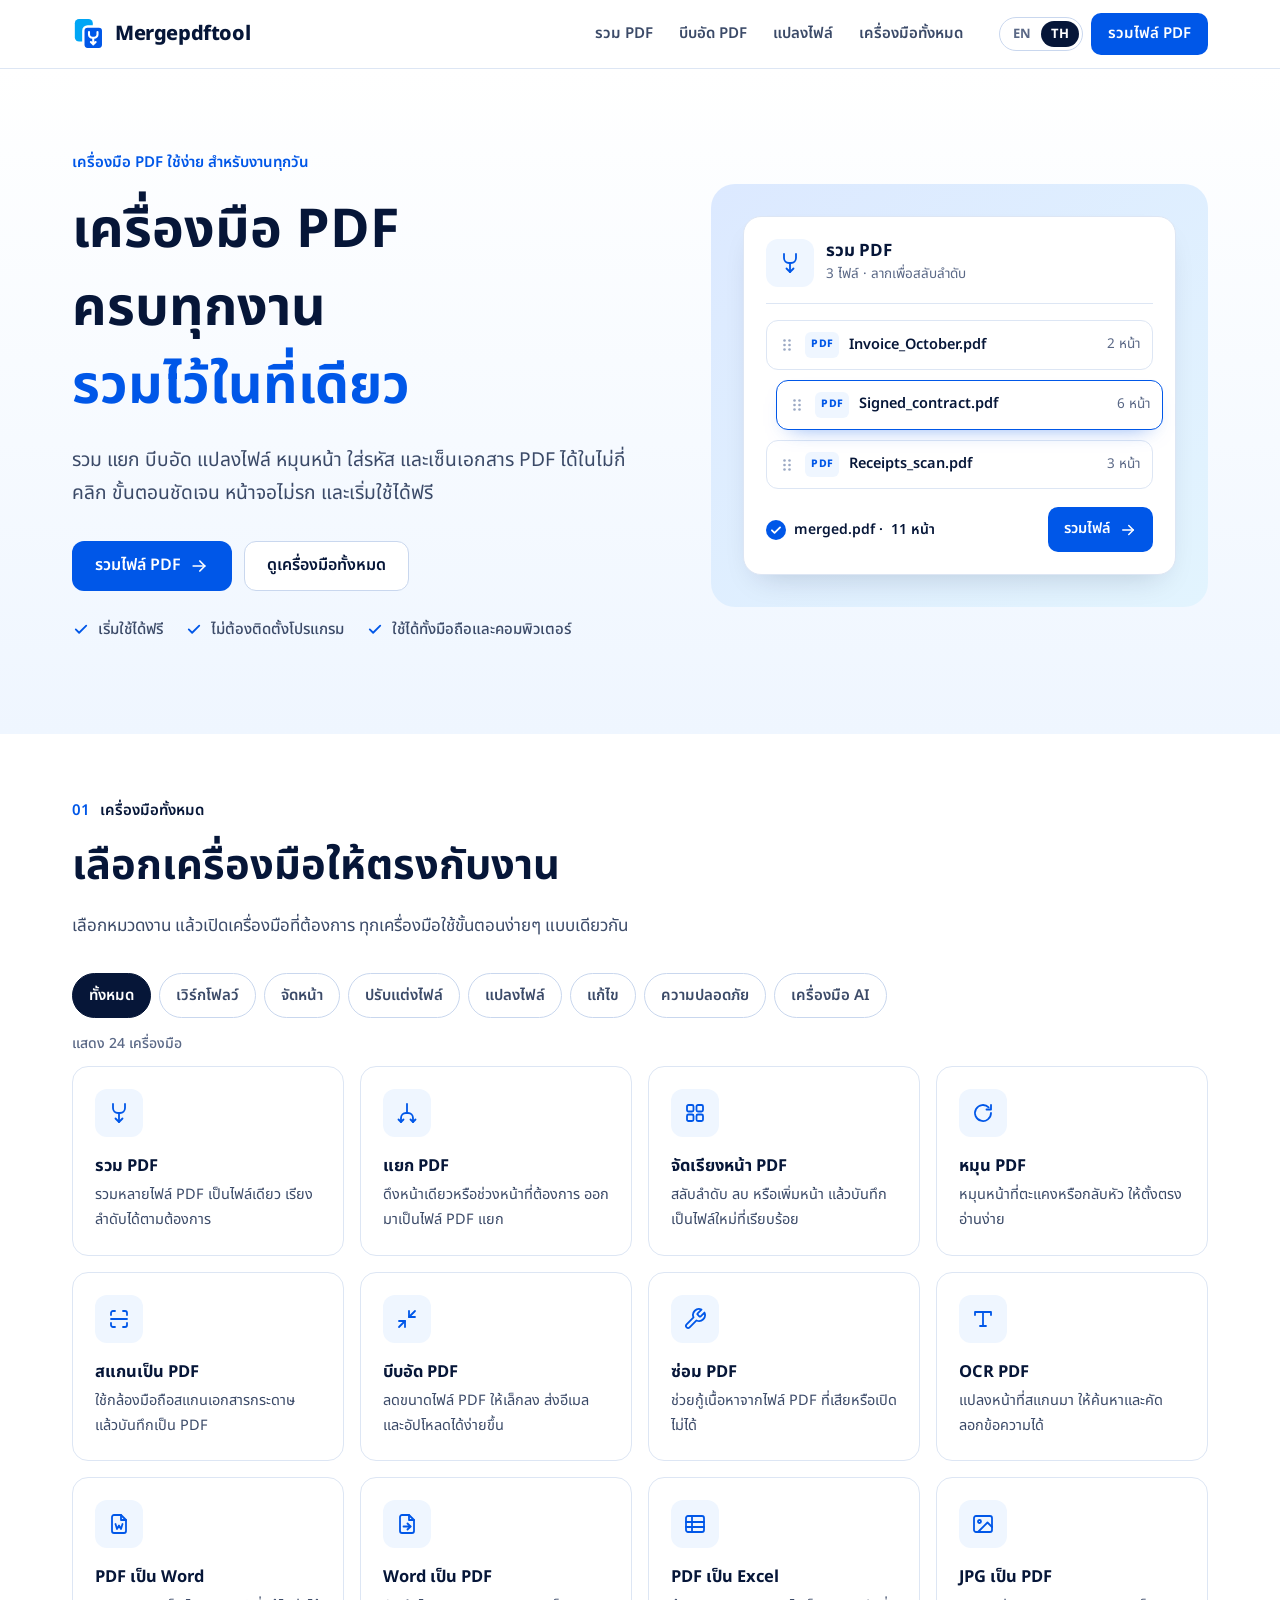
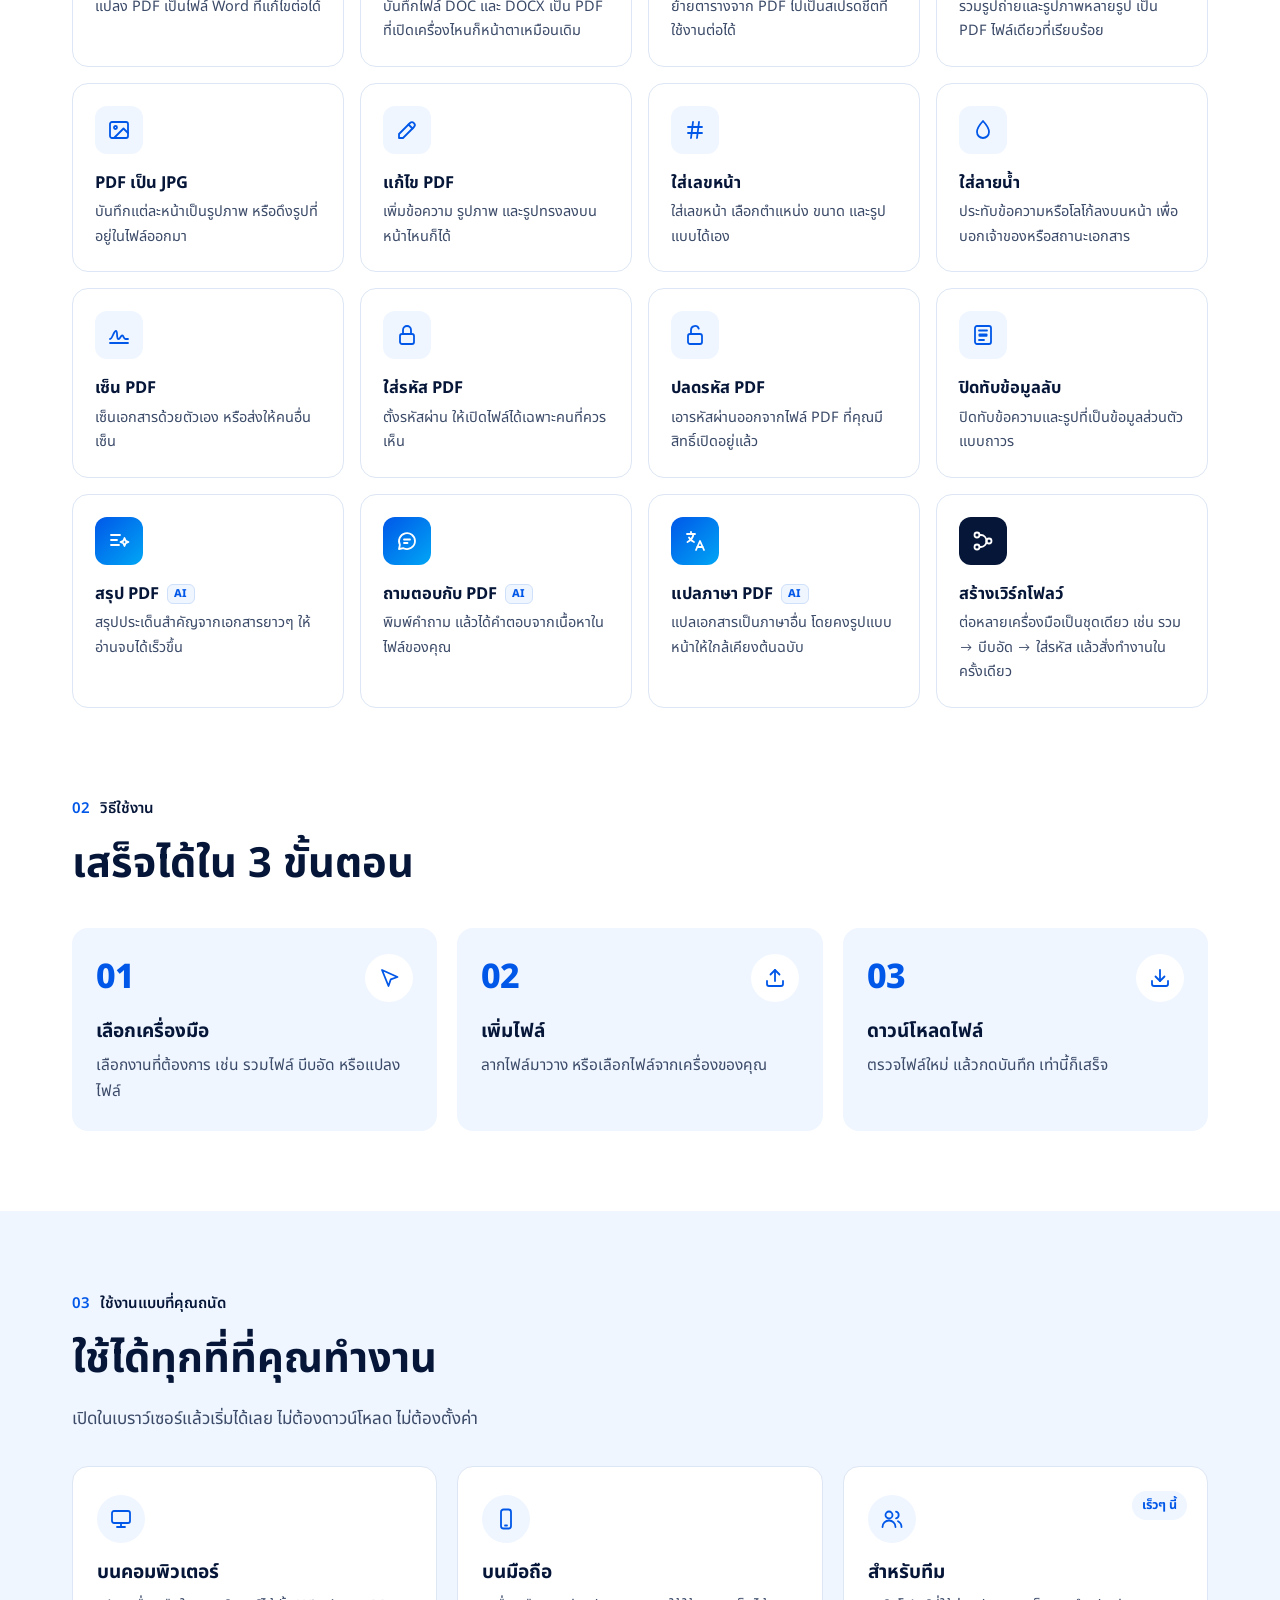
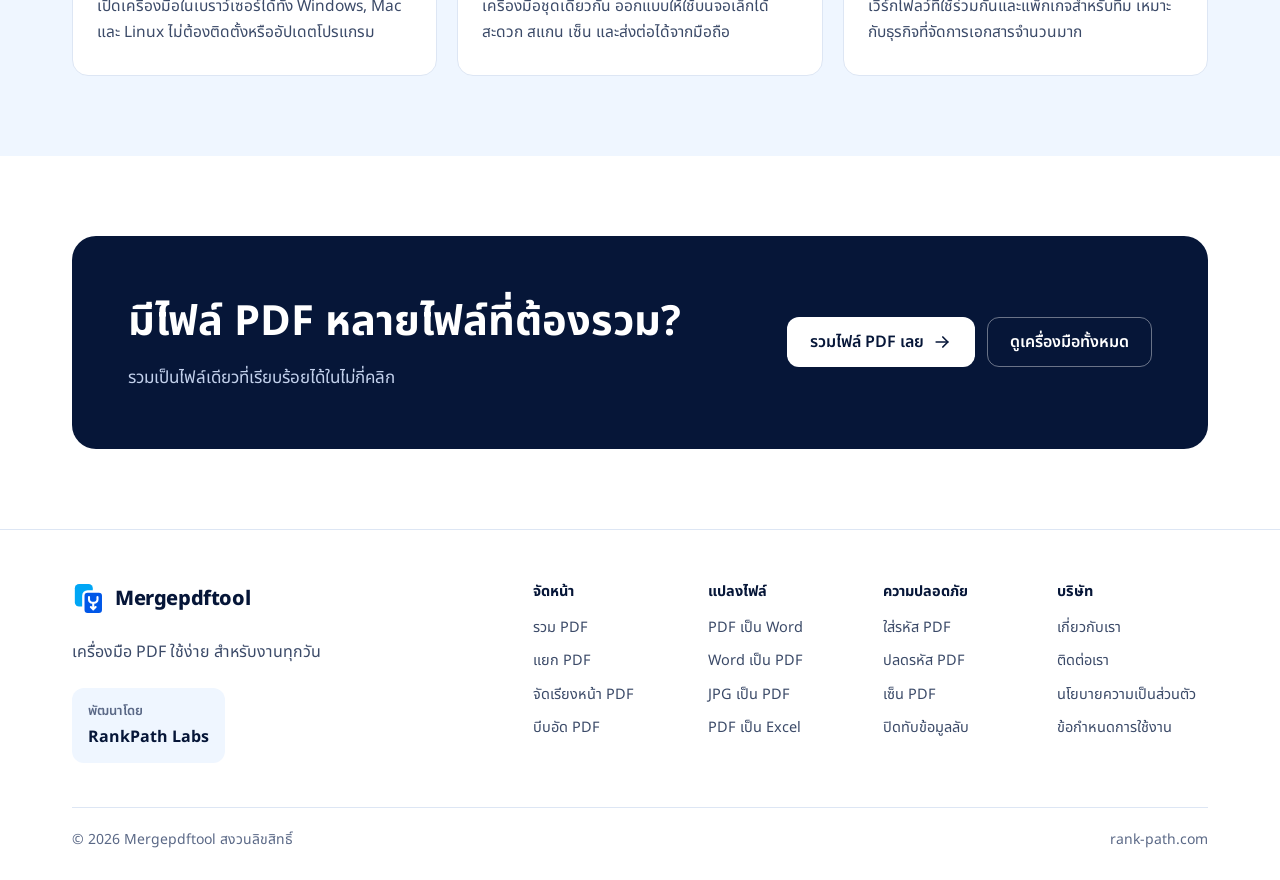
<file: th/index.html>
<!doctype html>
<!-- Thai page made by scripts/build-th.mjs from /index.html and i18n/th.json. Edit those, not this file. -->
<html lang="th">
<head>
<meta charset="utf-8">
<meta name="viewport" content="width=device-width, initial-scale=1">
<title>Mergepdftool — เครื่องมือ PDF ครบ รวมไว้ในที่เดียว</title>
<meta name="description" content="รวม แยก บีบอัด แปลงไฟล์ หมุนหน้า ใส่รหัส และเซ็นเอกสาร PDF ได้ในไม่กี่คลิก เครื่องมือ PDF ใช้ง่าย สำหรับงานทุกวัน พัฒนาโดย RankPath Labs">
<meta name="theme-color" content="#061638">
<link rel="canonical" href="https://mergepdftool.rank-path.com/th/">
<link rel="alternate" hreflang="en" href="https://mergepdftool.rank-path.com/">
<link rel="alternate" hreflang="th" href="https://mergepdftool.rank-path.com/th/">
<link rel="alternate" hreflang="x-default" href="https://mergepdftool.rank-path.com/">
<meta property="og:url" content="https://mergepdftool.rank-path.com/th/">
<meta property="og:locale" content="th_TH">
<meta property="og:locale:alternate" content="en_US">
<meta property="og:type" content="website">
<meta property="og:site_name" content="Mergepdftool">
<meta property="og:title" content="Mergepdftool — เครื่องมือ PDF ครบ รวมไว้ในที่เดียว">
<meta property="og:description" content="รวม แยก บีบอัด แปลงไฟล์ หมุนหน้า ใส่รหัส และเซ็นเอกสาร PDF ได้ในไม่กี่คลิก">
<link rel="icon" type="image/svg+xml" href="data:image/svg+xml,%3Csvg xmlns='http://www.w3.org/2000/svg' viewBox='0 0 36 36'%3E%3Crect x='3' y='2' width='19' height='24' rx='4.5' fill='%2300A6F5'/%3E%3Crect x='12' y='10' width='21' height='24' rx='4.5' fill='%230057E8' stroke='%23fff' stroke-width='2.5'/%3E%3Cpath d='M18 16v2.5a3.5 3.5 0 0 0 3.5 3.5h2a3.5 3.5 0 0 0 3.5-3.5V16M22.5 22v7M20 26.5l2.5 2.5 2.5-2.5' fill='none' stroke='%23fff' stroke-width='2.2' stroke-linecap='round' stroke-linejoin='round'/%3E%3C/svg%3E">
<link rel="preconnect" href="https://fonts.googleapis.com">
<link rel="preconnect" href="https://fonts.gstatic.com" crossorigin>
<link href="https://fonts.googleapis.com/css2?family=Manrope:wght@400;500;600;700;800&family=Noto+Sans+Thai:wght@400;500;600;700&display=swap" rel="stylesheet">
<link rel="stylesheet" href="/assets/site.css">
</head>
<body>

<!-- Icon sprite -->
<svg width="0" height="0" style="position:absolute" aria-hidden="true" focusable="false">
  <symbol id="logo-mark" viewBox="0 0 36 36">
    <rect x="3" y="2" width="19" height="24" rx="4.5" fill="#00A6F5"/>
    <rect x="12" y="10" width="21" height="24" rx="4.5" fill="#0057E8" stroke="#fff" stroke-width="2.5"/>
    <path d="M18 16v2.5a3.5 3.5 0 0 0 3.5 3.5h2a3.5 3.5 0 0 0 3.5-3.5V16M22.5 22v7M20 26.5l2.5 2.5 2.5-2.5" fill="none" stroke="#fff" stroke-width="2.2" stroke-linecap="round" stroke-linejoin="round"/>
  </symbol>
  <symbol id="i-merge" viewBox="0 0 24 24"><path d="M6 3v4a5 5 0 0 0 5 5h2a5 5 0 0 0 5-5V3"/><path d="M12 12v9"/><path d="M8.5 17.5 12 21l3.5-3.5"/></symbol>
  <symbol id="i-split" viewBox="0 0 24 24"><path d="M12 3v9"/><path d="M6 21v-4a5 5 0 0 1 5-5h2a5 5 0 0 1 5 5v4"/><path d="M3.5 18.5 6 21l2.5-2.5"/><path d="M15.5 18.5 18 21l2.5-2.5"/></symbol>
  <symbol id="i-grid" viewBox="0 0 24 24"><rect x="4" y="4" width="6.5" height="6.5" rx="1.5"/><rect x="13.5" y="4" width="6.5" height="6.5" rx="1.5"/><rect x="4" y="13.5" width="6.5" height="6.5" rx="1.5"/><rect x="13.5" y="13.5" width="6.5" height="6.5" rx="1.5"/></symbol>
  <symbol id="i-rotate" viewBox="0 0 24 24"><path d="M20 12a8 8 0 1 1-2.35-5.65"/><path d="M20 4v4.5h-4.5"/></symbol>
  <symbol id="i-scan" viewBox="0 0 24 24"><path d="M4 8V6a2 2 0 0 1 2-2h2"/><path d="M16 4h2a2 2 0 0 1 2 2v2"/><path d="M20 16v2a2 2 0 0 1-2 2h-2"/><path d="M8 20H6a2 2 0 0 1-2-2v-2"/><path d="M4 12h16"/></symbol>
  <symbol id="i-compress" viewBox="0 0 24 24"><path d="M4 14h6v6"/><path d="M20 10h-6V4"/><path d="M14 10l6-6"/><path d="M4 20l6-6"/></symbol>
  <symbol id="i-wrench" viewBox="0 0 24 24"><path d="M14.7 6.3a1 1 0 0 0 0 1.4l1.6 1.6a1 1 0 0 0 1.4 0l3.77-3.77a6 6 0 0 1-7.94 7.94l-6.91 6.91a2.12 2.12 0 0 1-3-3l6.91-6.91a6 6 0 0 1 7.94-7.94z"/></symbol>
  <symbol id="i-text" viewBox="0 0 24 24"><path d="M4 8V5h16v3"/><path d="M12 5v14"/><path d="M9 19h6"/></symbol>
  <symbol id="i-word" viewBox="0 0 24 24"><path d="M14 3H7a2 2 0 0 0-2 2v14a2 2 0 0 0 2 2h10a2 2 0 0 0 2-2V8z"/><path d="M14 3v5h5"/><path d="M8.5 12l1.5 5 2-3.5 2 3.5 1.5-5"/></symbol>
  <symbol id="i-topdf" viewBox="0 0 24 24"><path d="M14 3H7a2 2 0 0 0-2 2v14a2 2 0 0 0 2 2h10a2 2 0 0 0 2-2V8z"/><path d="M14 3v5h5"/><path d="M8.5 14.5h7"/><path d="M12.5 11.5l3 3-3 3"/></symbol>
  <symbol id="i-table" viewBox="0 0 24 24"><rect x="3" y="4" width="18" height="16" rx="2"/><path d="M3 10h18"/><path d="M3 15h18"/><path d="M9 4v16"/></symbol>
  <symbol id="i-image" viewBox="0 0 24 24"><rect x="3" y="4" width="18" height="16" rx="2"/><circle cx="8.5" cy="9.5" r="1.5"/><path d="M21 15l-4.5-4.5L7 20"/></symbol>
  <symbol id="i-edit" viewBox="0 0 24 24"><path d="M4 20h4L19 9a2.83 2.83 0 0 0-4-4L4 16z"/><path d="M13.5 6.5l4 4"/></symbol>
  <symbol id="i-hash" viewBox="0 0 24 24"><path d="M5 9h14"/><path d="M5 15h14"/><path d="M10 4 8 20"/><path d="M16 4l-2 16"/></symbol>
  <symbol id="i-drop" viewBox="0 0 24 24"><path d="M12 3s6 6.4 6 11a6 6 0 0 1-12 0c0-4.6 6-11 6-11z"/></symbol>
  <symbol id="i-sign" viewBox="0 0 24 24"><path d="M3 16c2.5 0 3.5-8 6-8 2 0 0 8 2.5 8 1.8 0 2-3.5 3.8-3.5 1.5 0 1.2 3.5 3.2 3.5H21"/><path d="M3 20h18"/></symbol>
  <symbol id="i-lock" viewBox="0 0 24 24"><rect x="5" y="11" width="14" height="10" rx="2"/><path d="M8 11V7a4 4 0 0 1 8 0v4"/></symbol>
  <symbol id="i-unlock" viewBox="0 0 24 24"><rect x="5" y="11" width="14" height="10" rx="2"/><path d="M8 11V7a4 4 0 0 1 7.75-1.4"/></symbol>
  <symbol id="i-redact" viewBox="0 0 24 24"><rect x="4" y="3" width="16" height="18" rx="2"/><path d="M8 7.5h8"/><rect x="7.5" y="10.5" width="9" height="3.2" rx="1" fill="currentColor" stroke="none"/><path d="M8 17h5"/></symbol>
  <symbol id="i-summary" viewBox="0 0 24 24"><path d="M4 6h9"/><path d="M4 11h6"/><path d="M4 16h8"/><path d="M17.5 9l1.2 2.8 2.8 1.2-2.8 1.2-1.2 2.8-1.2-2.8-2.8-1.2 2.8-1.2z"/></symbol>
  <symbol id="i-chat" viewBox="0 0 24 24"><path d="M20 12a8 8 0 0 1-11.5 7.2L4 20l.9-4.2A8 8 0 1 1 20 12z"/><path d="M9 10.5h6"/><path d="M9 14h3.5"/></symbol>
  <symbol id="i-translate" viewBox="0 0 24 24"><path d="M4 5h8"/><path d="M8 3v2"/><path d="M10.5 5c-.5 3.5-3 6.5-6 8"/><path d="M6 8.5c1 2 2.8 3.6 5 4.5"/><path d="M13 21l4-9 4 9"/><path d="M14.4 18h5.2"/></symbol>
  <symbol id="i-flow" viewBox="0 0 24 24"><circle cx="6" cy="6" r="2.5"/><circle cx="6" cy="18" r="2.5"/><circle cx="18" cy="12" r="2.5"/><path d="M8.5 6H10a5.5 6 0 0 1 5.5 6"/><path d="M8.5 18H10a5.5 6 0 0 0 5.5-6"/></symbol>
  <symbol id="i-pointer" viewBox="0 0 24 24"><path d="M5 4l6.5 16 2.3-6.7L20.5 11z"/></symbol>
  <symbol id="i-upload" viewBox="0 0 24 24"><path d="M12 15V4"/><path d="M7.5 8.5 12 4l4.5 4.5"/><path d="M4 15v3a2 2 0 0 0 2 2h12a2 2 0 0 0 2-2v-3"/></symbol>
  <symbol id="i-download" viewBox="0 0 24 24"><path d="M12 4v11"/><path d="M7.5 10.5 12 15l4.5-4.5"/><path d="M4 15v3a2 2 0 0 0 2 2h12a2 2 0 0 0 2-2v-3"/></symbol>
  <symbol id="i-monitor" viewBox="0 0 24 24"><rect x="3" y="4" width="18" height="12" rx="2"/><path d="M8 20h8"/><path d="M12 16v4"/></symbol>
  <symbol id="i-phone" viewBox="0 0 24 24"><rect x="7" y="2.5" width="10" height="19" rx="2.5"/><path d="M11 18.5h2"/></symbol>
  <symbol id="i-team" viewBox="0 0 24 24"><circle cx="9" cy="8" r="3.5"/><path d="M2.5 20a6.5 6.5 0 0 1 13 0"/><path d="M16 4.6a3.5 3.5 0 0 1 0 6.8"/><path d="M18 14.2a6.5 6.5 0 0 1 3.5 5.8"/></symbol>
  <symbol id="i-check" viewBox="0 0 24 24"><path d="M5 12.5l4.5 4.5L19 7.5"/></symbol>
  <symbol id="i-arrow" viewBox="0 0 24 24"><path d="M5 12h14"/><path d="M13 6l6 6-6 6"/></symbol>
  <symbol id="i-menu" viewBox="0 0 24 24"><path d="M4 7h16"/><path d="M4 12h16"/><path d="M4 17h16"/></symbol>
  <symbol id="i-close" viewBox="0 0 24 24"><path d="M6 6l12 12"/><path d="M18 6 6 18"/></symbol>
  <symbol id="i-grip" viewBox="0 0 16 16"><g fill="currentColor" stroke="none"><circle cx="5.5" cy="3.5" r="1.3"/><circle cx="10.5" cy="3.5" r="1.3"/><circle cx="5.5" cy="8" r="1.3"/><circle cx="10.5" cy="8" r="1.3"/><circle cx="5.5" cy="12.5" r="1.3"/><circle cx="10.5" cy="12.5" r="1.3"/></g></symbol>
</svg>

<a class="skip" href="#main" data-i18n="skip">ข้ามไปยังเนื้อหา</a>

<!-- ========== Header ========== -->
<header class="site-header">
  <div class="wrap bar">
    <a class="brand" href="/th/">
      <svg class="logo" aria-hidden="true"><use href="#logo-mark"/></svg>
      <span>Mergepdftool</span>
    </a>

    <nav class="nav" aria-label="เมนูหลัก" data-i18n-aria="aria.nav">
      <a href="/th/merge-pdf/" data-i18n="t.merge">รวม PDF</a>
      <a href="/th/compress-pdf/" data-i18n="t.compress">บีบอัด PDF</a>
      <a href="#tools" data-goto-filter="convert" data-i18n="nav.convert">แปลงไฟล์</a>
      <a href="#tools" data-goto-filter="all" data-i18n="nav.all">เครื่องมือทั้งหมด</a>
    </nav>

    <div class="bar-actions">
      <nav class="lang" aria-label="ภาษา" data-i18n-aria="aria.lang">
        <a href="/" hreflang="en" lang="en" data-lang-link="en">EN</a>
        <a href="/th/" hreflang="th" lang="th" data-lang-link="th" aria-current="true">TH</a>
      </nav>
      <a class="btn btn-primary btn-sm" href="/th/merge-pdf/" data-i18n="nav.cta">รวมไฟล์ PDF</a>
      <button class="menu-btn" type="button" aria-expanded="false" aria-controls="mobile-menu" aria-label="เปิดเมนู" data-i18n-aria="aria.menu">
        <svg class="ic i-open" aria-hidden="true"><use href="#i-menu"/></svg>
        <svg class="ic i-close" aria-hidden="true"><use href="#i-close"/></svg>
      </button>
    </div>
  </div>

  <div class="mobile-menu" id="mobile-menu" hidden>
    <div class="wrap">
      <a href="/th/merge-pdf/" data-i18n="t.merge">รวม PDF</a>
      <a href="/th/compress-pdf/" data-i18n="t.compress">บีบอัด PDF</a>
      <a href="#tools" data-goto-filter="convert" data-i18n="nav.convert">แปลงไฟล์</a>
      <a href="#tools" data-goto-filter="all" data-i18n="nav.all">เครื่องมือทั้งหมด</a>
      <a class="btn btn-primary" href="/th/merge-pdf/" data-i18n="nav.cta">รวมไฟล์ PDF</a>
    </div>
  </div>
</header>

<main id="main">

<!-- ========== Hero ========== -->
<section class="hero">
  <div class="wrap hero-grid">
    <div>
      <p class="eyebrow" data-i18n="hero.eyebrow">เครื่องมือ PDF ใช้ง่าย สำหรับงานทุกวัน</p>
      <h1 data-i18n="hero.h1"><span class="nw">เครื่องมือ PDF</span> <span class="nw">ครบทุกงาน</span><span class="accent">รวมไว้ในที่เดียว</span></h1>
      <!-- Claim check: "free to start" must match the live product before launch. -->
      <p class="lede" data-i18n="hero.lede">รวม แยก บีบอัด แปลงไฟล์ หมุนหน้า ใส่รหัส และเซ็นเอกสาร PDF ได้ในไม่กี่คลิก ขั้นตอนชัดเจน หน้าจอไม่รก และเริ่มใช้ได้ฟรี</p>
      <div class="hero-cta">
        <a class="btn btn-primary" href="/th/merge-pdf/"><span data-i18n="hero.cta1">รวมไฟล์ PDF</span><svg class="ic" aria-hidden="true"><use href="#i-arrow"/></svg></a>
        <a class="btn btn-ghost" href="#tools" data-goto-filter="all" data-i18n="hero.cta2">ดูเครื่องมือทั้งหมด</a>
      </div>
      <ul class="trust">
        <li><svg class="ic" aria-hidden="true"><use href="#i-check"/></svg><span data-i18n="trust.1">เริ่มใช้ได้ฟรี</span></li>
        <li><svg class="ic" aria-hidden="true"><use href="#i-check"/></svg><span data-i18n="trust.2">ไม่ต้องติดตั้งโปรแกรม</span></li>
        <li><svg class="ic" aria-hidden="true"><use href="#i-check"/></svg><span data-i18n="trust.3">ใช้ได้ทั้งมือถือและคอมพิวเตอร์</span></li>
      </ul>
    </div>

    <!-- Product preview: illustration only, not a working form -->
    <div class="preview" aria-hidden="true">
      <div class="pv-card">
        <div class="pv-head">
          <span class="tile"><svg class="ic"><use href="#i-merge"/></svg></span>
          <div>
            <strong data-i18n="t.merge">รวม PDF</strong>
            <small data-i18n="pv.meta">3 ไฟล์ · ลากเพื่อสลับลำดับ</small>
          </div>
        </div>
        <ul class="pv-files">
          <li><svg class="grip"><use href="#i-grip"/></svg><span class="pdf">PDF</span><span class="fname">Invoice_October.pdf</span><span class="pages" data-i18n="pv.p2">2 หน้า</span></li>
          <li class="is-moving"><svg class="grip"><use href="#i-grip"/></svg><span class="pdf">PDF</span><span class="fname">Signed_contract.pdf</span><span class="pages" data-i18n="pv.p6">6 หน้า</span></li>
          <li><svg class="grip"><use href="#i-grip"/></svg><span class="pdf">PDF</span><span class="fname">Receipts_scan.pdf</span><span class="pages" data-i18n="pv.p3">3 หน้า</span></li>
        </ul>
        <div class="pv-foot">
          <span class="result"><svg class="ic"><use href="#i-check"/></svg>merged.pdf · <span data-i18n="pv.p11">11 หน้า</span></span>
          <span class="fake-btn"><span data-i18n="pv.btn">รวมไฟล์</span><svg class="ic"><use href="#i-arrow"/></svg></span>
        </div>
      </div>
    </div>
  </div>
</section>

<!-- ========== Tools ========== -->
<section class="tools" id="tools">
  <div class="wrap">
    <div class="sec-head">
      <p class="kicker"><span class="num">01</span><span data-i18n="tools.kicker">เครื่องมือทั้งหมด</span></p>
      <h2 data-i18n="tools.title">เลือกเครื่องมือให้ตรงกับงาน</h2>
      <p class="sec-sub" data-i18n="tools.sub">เลือกหมวดงาน แล้วเปิดเครื่องมือที่ต้องการ ทุกเครื่องมือใช้ขั้นตอนง่ายๆ แบบเดียวกัน</p>
    </div>

    <div class="filters" role="group" aria-label="กรองเครื่องมือตามหมวดงาน" data-i18n-aria="aria.filters">
      <button type="button" data-filter="all" aria-pressed="true" data-i18n="f.all">ทั้งหมด</button>
      <button type="button" data-filter="workflow" aria-pressed="false" data-i18n="f.workflow">เวิร์กโฟลว์</button>
      <button type="button" data-filter="organize" aria-pressed="false" data-i18n="f.organize">จัดหน้า</button>
      <button type="button" data-filter="optimize" aria-pressed="false" data-i18n="f.optimize">ปรับแต่งไฟล์</button>
      <button type="button" data-filter="convert" aria-pressed="false" data-i18n="f.convert">แปลงไฟล์</button>
      <button type="button" data-filter="edit" aria-pressed="false" data-i18n="f.edit">แก้ไข</button>
      <button type="button" data-filter="security" aria-pressed="false" data-i18n="f.security">ความปลอดภัย</button>
      <button type="button" data-filter="ai" aria-pressed="false" data-i18n="f.ai">เครื่องมือ AI</button>
    </div>
    <p class="count" id="tool-count" aria-live="polite"></p>

    <ul class="grid">
      <!-- Organize -->
      <li class="tool" data-cat="organize"><a class="tool-link" href="/th/merge-pdf/">
        <span class="tile"><svg class="ic" aria-hidden="true"><use href="#i-merge"/></svg></span>
        <h3 data-i18n="t.merge">รวม PDF</h3>
        <p data-i18n="d.merge">รวมหลายไฟล์ PDF เป็นไฟล์เดียว เรียงลำดับได้ตามต้องการ</p>
      </a></li>
      <li class="tool" data-cat="organize"><a class="tool-link" href="/th/split-pdf/">
        <span class="tile"><svg class="ic" aria-hidden="true"><use href="#i-split"/></svg></span>
        <h3 data-i18n="t.split">แยก PDF</h3>
        <p data-i18n="d.split">ดึงหน้าเดียวหรือช่วงหน้าที่ต้องการ ออกมาเป็นไฟล์ PDF แยก</p>
      </a></li>
      <li class="tool" data-cat="organize"><a class="tool-link" href="/th/organize-pdf/">
        <span class="tile"><svg class="ic" aria-hidden="true"><use href="#i-grid"/></svg></span>
        <h3 data-i18n="t.organize">จัดเรียงหน้า PDF</h3>
        <p data-i18n="d.organize">สลับลำดับ ลบ หรือเพิ่มหน้า แล้วบันทึกเป็นไฟล์ใหม่ที่เรียบร้อย</p>
      </a></li>
      <li class="tool" data-cat="organize"><a class="tool-link" href="/th/rotate-pdf/">
        <span class="tile"><svg class="ic" aria-hidden="true"><use href="#i-rotate"/></svg></span>
        <h3 data-i18n="t.rotate">หมุน PDF</h3>
        <p data-i18n="d.rotate">หมุนหน้าที่ตะแคงหรือกลับหัว ให้ตั้งตรงอ่านง่าย</p>
      </a></li>
      <li class="tool" data-cat="organize"><a class="tool-link" href="/th/scan-to-pdf/">
        <span class="tile"><svg class="ic" aria-hidden="true"><use href="#i-scan"/></svg></span>
        <h3 data-i18n="t.scan">สแกนเป็น PDF</h3>
        <p data-i18n="d.scan">ใช้กล้องมือถือสแกนเอกสารกระดาษ แล้วบันทึกเป็น PDF</p>
      </a></li>

      <!-- Optimize -->
      <li class="tool" data-cat="optimize"><a class="tool-link" href="/th/compress-pdf/">
        <span class="tile"><svg class="ic" aria-hidden="true"><use href="#i-compress"/></svg></span>
        <h3 data-i18n="t.compress">บีบอัด PDF</h3>
        <p data-i18n="d.compress">ลดขนาดไฟล์ PDF ให้เล็กลง ส่งอีเมลและอัปโหลดได้ง่ายขึ้น</p>
      </a></li>
      <li class="tool" data-cat="optimize"><a class="tool-link" href="/th/repair-pdf/">
        <span class="tile"><svg class="ic" aria-hidden="true"><use href="#i-wrench"/></svg></span>
        <h3 data-i18n="t.repair">ซ่อม PDF</h3>
        <p data-i18n="d.repair">ช่วยกู้เนื้อหาจากไฟล์ PDF ที่เสียหรือเปิดไม่ได้</p>
      </a></li>
      <li class="tool" data-cat="optimize"><a class="tool-link" href="/th/ocr-pdf/">
        <span class="tile"><svg class="ic" aria-hidden="true"><use href="#i-text"/></svg></span>
        <h3 data-i18n="t.ocr">OCR PDF</h3>
        <p data-i18n="d.ocr">แปลงหน้าที่สแกนมา ให้ค้นหาและคัดลอกข้อความได้</p>
      </a></li>

      <!-- Convert -->
      <li class="tool" data-cat="convert"><a class="tool-link" href="/th/pdf-to-word/">
        <span class="tile"><svg class="ic" aria-hidden="true"><use href="#i-word"/></svg></span>
        <h3 data-i18n="t.pdf2word">PDF เป็น Word</h3>
        <p data-i18n="d.pdf2word">แปลง PDF เป็นไฟล์ Word ที่แก้ไขต่อได้</p>
      </a></li>
      <li class="tool" data-cat="convert"><a class="tool-link" href="/th/word-to-pdf/">
        <span class="tile"><svg class="ic" aria-hidden="true"><use href="#i-topdf"/></svg></span>
        <h3 data-i18n="t.word2pdf">Word เป็น PDF</h3>
        <p data-i18n="d.word2pdf">บันทึกไฟล์ DOC และ DOCX เป็น PDF ที่เปิดเครื่องไหนก็หน้าตาเหมือนเดิม</p>
      </a></li>
      <li class="tool" data-cat="convert"><a class="tool-link" href="/th/pdf-to-excel/">
        <span class="tile"><svg class="ic" aria-hidden="true"><use href="#i-table"/></svg></span>
        <h3 data-i18n="t.pdf2excel">PDF เป็น Excel</h3>
        <p data-i18n="d.pdf2excel">ย้ายตารางจาก PDF ไปเป็นสเปรดชีตที่ใช้งานต่อได้</p>
      </a></li>
      <li class="tool" data-cat="convert"><a class="tool-link" href="/th/jpg-to-pdf/">
        <span class="tile"><svg class="ic" aria-hidden="true"><use href="#i-image"/></svg></span>
        <h3 data-i18n="t.jpg2pdf">JPG เป็น PDF</h3>
        <p data-i18n="d.jpg2pdf">รวมรูปถ่ายและรูปภาพหลายรูป เป็น PDF ไฟล์เดียวที่เรียบร้อย</p>
      </a></li>
      <li class="tool" data-cat="convert"><a class="tool-link" href="/th/pdf-to-jpg/">
        <span class="tile"><svg class="ic" aria-hidden="true"><use href="#i-image"/></svg></span>
        <h3 data-i18n="t.pdf2jpg">PDF เป็น JPG</h3>
        <p data-i18n="d.pdf2jpg">บันทึกแต่ละหน้าเป็นรูปภาพ หรือดึงรูปที่อยู่ในไฟล์ออกมา</p>
      </a></li>

      <!-- Edit -->
      <li class="tool" data-cat="edit"><a class="tool-link" href="/th/edit-pdf/">
        <span class="tile"><svg class="ic" aria-hidden="true"><use href="#i-edit"/></svg></span>
        <h3 data-i18n="t.edit">แก้ไข PDF</h3>
        <p data-i18n="d.edit">เพิ่มข้อความ รูปภาพ และรูปทรงลงบนหน้าไหนก็ได้</p>
      </a></li>
      <li class="tool" data-cat="edit"><a class="tool-link" href="/th/add-page-numbers/">
        <span class="tile"><svg class="ic" aria-hidden="true"><use href="#i-hash"/></svg></span>
        <h3 data-i18n="t.pagenum">ใส่เลขหน้า</h3>
        <p data-i18n="d.pagenum">ใส่เลขหน้า เลือกตำแหน่ง ขนาด และรูปแบบได้เอง</p>
      </a></li>
      <li class="tool" data-cat="edit"><a class="tool-link" href="/th/add-watermark/">
        <span class="tile"><svg class="ic" aria-hidden="true"><use href="#i-drop"/></svg></span>
        <h3 data-i18n="t.watermark">ใส่ลายน้ำ</h3>
        <p data-i18n="d.watermark">ประทับข้อความหรือโลโก้ลงบนหน้า เพื่อบอกเจ้าของหรือสถานะเอกสาร</p>
      </a></li>
      <li class="tool" data-cat="edit"><a class="tool-link" href="/th/sign-pdf/">
        <span class="tile"><svg class="ic" aria-hidden="true"><use href="#i-sign"/></svg></span>
        <h3 data-i18n="t.sign">เซ็น PDF</h3>
        <p data-i18n="d.sign">เซ็นเอกสารด้วยตัวเอง หรือส่งให้คนอื่นเซ็น</p>
      </a></li>

      <!-- Security -->
      <li class="tool" data-cat="security"><a class="tool-link" href="/th/protect-pdf/">
        <span class="tile"><svg class="ic" aria-hidden="true"><use href="#i-lock"/></svg></span>
        <h3 data-i18n="t.protect">ใส่รหัส PDF</h3>
        <p data-i18n="d.protect">ตั้งรหัสผ่าน ให้เปิดไฟล์ได้เฉพาะคนที่ควรเห็น</p>
      </a></li>
      <li class="tool" data-cat="security"><a class="tool-link" href="/th/unlock-pdf/">
        <span class="tile"><svg class="ic" aria-hidden="true"><use href="#i-unlock"/></svg></span>
        <h3 data-i18n="t.unlock">ปลดรหัส PDF</h3>
        <p data-i18n="d.unlock">เอารหัสผ่านออกจากไฟล์ PDF ที่คุณมีสิทธิ์เปิดอยู่แล้ว</p>
      </a></li>
      <li class="tool" data-cat="security"><a class="tool-link" href="/th/redact-pdf/">
        <span class="tile"><svg class="ic" aria-hidden="true"><use href="#i-redact"/></svg></span>
        <h3 data-i18n="t.redact">ปิดทับข้อมูลลับ</h3>
        <p data-i18n="d.redact">ปิดทับข้อความและรูปที่เป็นข้อมูลส่วนตัวแบบถาวร</p>
      </a></li>

      <!-- AI tools -->
      <li class="tool" data-cat="ai"><a class="tool-link" href="/th/summarize-pdf/">
        <span class="tile"><svg class="ic" aria-hidden="true"><use href="#i-summary"/></svg></span>
        <h3><span data-i18n="t.summarize">สรุป PDF</span><span class="tag">AI</span></h3>
        <p data-i18n="d.summarize">สรุปประเด็นสำคัญจากเอกสารยาวๆ ให้อ่านจบได้เร็วขึ้น</p>
      </a></li>
      <li class="tool" data-cat="ai"><a class="tool-link" href="/th/chat-with-pdf/">
        <span class="tile"><svg class="ic" aria-hidden="true"><use href="#i-chat"/></svg></span>
        <h3><span data-i18n="t.chat">ถามตอบกับ PDF</span><span class="tag">AI</span></h3>
        <p data-i18n="d.chat">พิมพ์คำถาม แล้วได้คำตอบจากเนื้อหาในไฟล์ของคุณ</p>
      </a></li>
      <li class="tool" data-cat="ai"><a class="tool-link" href="/th/translate-pdf/">
        <span class="tile"><svg class="ic" aria-hidden="true"><use href="#i-translate"/></svg></span>
        <h3><span data-i18n="t.translate">แปลภาษา PDF</span><span class="tag">AI</span></h3>
        <p data-i18n="d.translate">แปลเอกสารเป็นภาษาอื่น โดยคงรูปแบบหน้าให้ใกล้เคียงต้นฉบับ</p>
      </a></li>

      <!-- Workflows -->
      <li class="tool" data-cat="workflow"><a class="tool-link" href="/th/workflows/">
        <span class="tile"><svg class="ic" aria-hidden="true"><use href="#i-flow"/></svg></span>
        <h3 data-i18n="t.workflow">สร้างเวิร์กโฟลว์</h3>
        <p data-i18n="d.workflow">ต่อหลายเครื่องมือเป็นชุดเดียว เช่น รวม → บีบอัด → ใส่รหัส แล้วสั่งทำงานในครั้งเดียว</p>
      </a></li>
    </ul>
  </div>
</section>

<!-- ========== How it works ========== -->
<section class="steps" aria-labelledby="steps-title">
  <div class="wrap">
    <div class="sec-head">
      <p class="kicker"><span class="num">02</span><span data-i18n="steps.kicker">วิธีใช้งาน</span></p>
      <h2 id="steps-title" data-i18n="steps.title">เสร็จได้ใน 3 ขั้นตอน</h2>
    </div>
    <ol class="step-list">
      <li class="step">
        <div class="step-top"><span class="step-num">01</span><span class="round"><svg class="ic" aria-hidden="true"><use href="#i-pointer"/></svg></span></div>
        <h3 data-i18n="s1.t">เลือกเครื่องมือ</h3>
        <p data-i18n="s1.d">เลือกงานที่ต้องการ เช่น รวมไฟล์ บีบอัด หรือแปลงไฟล์</p>
      </li>
      <li class="step">
        <div class="step-top"><span class="step-num">02</span><span class="round"><svg class="ic" aria-hidden="true"><use href="#i-upload"/></svg></span></div>
        <h3 data-i18n="s2.t">เพิ่มไฟล์</h3>
        <p data-i18n="s2.d">ลากไฟล์มาวาง หรือเลือกไฟล์จากเครื่องของคุณ</p>
      </li>
      <li class="step">
        <div class="step-top"><span class="step-num">03</span><span class="round"><svg class="ic" aria-hidden="true"><use href="#i-download"/></svg></span></div>
        <h3 data-i18n="s3.t">ดาวน์โหลดไฟล์</h3>
        <p data-i18n="s3.d">ตรวจไฟล์ใหม่ แล้วกดบันทึก เท่านี้ก็เสร็จ</p>
      </li>
    </ol>
  </div>
</section>

<!-- ========== Work your way ========== -->
<section class="ways" aria-labelledby="ways-title">
  <div class="wrap">
    <div class="sec-head">
      <p class="kicker"><span class="num">03</span><span data-i18n="ways.kicker">ใช้งานแบบที่คุณถนัด</span></p>
      <h2 id="ways-title" data-i18n="ways.title">ใช้ได้ทุกที่ที่คุณทำงาน</h2>
      <p class="sec-sub" data-i18n="ways.sub">เปิดในเบราว์เซอร์แล้วเริ่มได้เลย ไม่ต้องดาวน์โหลด ไม่ต้องตั้งค่า</p>
    </div>
    <div class="ways-grid">
      <article class="way">
        <span class="round"><svg class="ic" aria-hidden="true"><use href="#i-monitor"/></svg></span>
        <h3 data-i18n="w1.t">บนคอมพิวเตอร์</h3>
        <p data-i18n="w1.d">เปิดเครื่องมือในเบราว์เซอร์ได้ทั้ง Windows, Mac และ Linux ไม่ต้องติดตั้งหรืออัปเดตโปรแกรม</p>
      </article>
      <article class="way">
        <span class="round"><svg class="ic" aria-hidden="true"><use href="#i-phone"/></svg></span>
        <h3 data-i18n="w2.t">บนมือถือ</h3>
        <p data-i18n="w2.d">เครื่องมือชุดเดียวกัน ออกแบบให้ใช้บนจอเล็กได้สะดวก สแกน เซ็น และส่งต่อได้จากมือถือ</p>
      </article>
      <article class="way">
        <span class="pill" data-i18n="ways.soon">เร็วๆ นี้</span>
        <span class="round"><svg class="ic" aria-hidden="true"><use href="#i-team"/></svg></span>
        <h3 data-i18n="w3.t">สำหรับทีม</h3>
        <p data-i18n="w3.d">เวิร์กโฟลว์ที่ใช้ร่วมกันและแพ็กเกจสำหรับทีม เหมาะกับธุรกิจที่จัดการเอกสารจำนวนมาก</p>
      </article>
    </div>
  </div>
</section>

<!-- ========== CTA ========== -->
<section class="cta">
  <div class="wrap">
    <div class="cta-box">
      <div class="cta-text">
        <h2 data-i18n="cta.title">มีไฟล์ PDF หลายไฟล์ที่ต้องรวม?</h2>
        <p data-i18n="cta.sub">รวมเป็นไฟล์เดียวที่เรียบร้อยได้ในไม่กี่คลิก</p>
      </div>
      <div class="cta-actions">
        <a class="btn btn-light" href="/th/merge-pdf/"><span data-i18n="cta.btn1">รวมไฟล์ PDF เลย</span><svg class="ic" aria-hidden="true"><use href="#i-arrow"/></svg></a>
        <a class="btn btn-outline-light" href="#tools" data-goto-filter="all" data-i18n="cta.btn2">ดูเครื่องมือทั้งหมด</a>
      </div>
    </div>
  </div>
</section>

</main>

<!-- ========== Footer ========== -->
<footer class="site-footer">
  <div class="wrap">
    <div class="foot-grid">
      <div class="foot-brand">
        <a class="brand" href="/th/">
          <svg class="logo" aria-hidden="true"><use href="#logo-mark"/></svg>
          <span>Mergepdftool</span>
        </a>
        <p data-i18n="foot.tag">เครื่องมือ PDF ใช้ง่าย สำหรับงานทุกวัน</p>
        <a class="endorse" href="https://rank-path.com" rel="noopener">
          <small data-i18n="foot.built">พัฒนาโดย</small>
          <strong>RankPath Labs</strong>
        </a>
      </div>
      <div class="foot-cols">
        <div>
          <h3 data-i18n="f.organize">จัดหน้า</h3>
          <ul>
            <li><a href="/th/merge-pdf/" data-i18n="t.merge">รวม PDF</a></li>
            <li><a href="/th/split-pdf/" data-i18n="t.split">แยก PDF</a></li>
            <li><a href="/th/organize-pdf/" data-i18n="t.organize">จัดเรียงหน้า PDF</a></li>
            <li><a href="/th/compress-pdf/" data-i18n="t.compress">บีบอัด PDF</a></li>
          </ul>
        </div>
        <div>
          <h3 data-i18n="f.convert">แปลงไฟล์</h3>
          <ul>
            <li><a href="/th/pdf-to-word/" data-i18n="t.pdf2word">PDF เป็น Word</a></li>
            <li><a href="/th/word-to-pdf/" data-i18n="t.word2pdf">Word เป็น PDF</a></li>
            <li><a href="/th/jpg-to-pdf/" data-i18n="t.jpg2pdf">JPG เป็น PDF</a></li>
            <li><a href="/th/pdf-to-excel/" data-i18n="t.pdf2excel">PDF เป็น Excel</a></li>
          </ul>
        </div>
        <div>
          <h3 data-i18n="f.security">ความปลอดภัย</h3>
          <ul>
            <li><a href="/th/protect-pdf/" data-i18n="t.protect">ใส่รหัส PDF</a></li>
            <li><a href="/th/unlock-pdf/" data-i18n="t.unlock">ปลดรหัส PDF</a></li>
            <li><a href="/th/sign-pdf/" data-i18n="t.sign">เซ็น PDF</a></li>
            <li><a href="/th/redact-pdf/" data-i18n="t.redact">ปิดทับข้อมูลลับ</a></li>
          </ul>
        </div>
        <div>
          <h3 data-i18n="foot.company">บริษัท</h3>
          <ul>
            <li><a href="/th/about/" data-i18n="foot.about">เกี่ยวกับเรา</a></li>
            <li><a href="/th/contact/" data-i18n="foot.contact">ติดต่อเรา</a></li>
            <li><a href="/th/privacy/" data-i18n="foot.privacy">นโยบายความเป็นส่วนตัว</a></li>
            <li><a href="/th/terms/" data-i18n="foot.terms">ข้อกำหนดการใช้งาน</a></li>
          </ul>
        </div>
      </div>
    </div>
    <div class="foot-bottom">
      <p data-i18n="foot.rights">© 2026 Mergepdftool สงวนลิขสิทธิ์</p>
      <p>rank-path.com</p>
    </div>
  </div>
</footer>

<script src="/assets/site.js"></script>
<script>
(function () {
  'use strict';

  /* Tool filter */
  var filterBtns = Array.prototype.slice.call(document.querySelectorAll('[data-filter]'));
  var cards = Array.prototype.slice.call(document.querySelectorAll('.tool'));
  var countEl = document.getElementById('tool-count');
  var visible = cards.length;

  function countText(n) {
    return MPT.lang === 'th' ? 'แสดง ' + n + ' เครื่องมือ' : 'Showing ' + n + (n === 1 ? ' tool' : ' tools');
  }

  function applyFilter(f) {
    if (!filterBtns.some(function (b) { return b.getAttribute('data-filter') === f; })) f = 'all';
    visible = 0;
    filterBtns.forEach(function (b) { b.setAttribute('aria-pressed', String(b.getAttribute('data-filter') === f)); });
    cards.forEach(function (c) {
      var show = f === 'all' || c.getAttribute('data-cat') === f;
      c.hidden = !show;
      if (show) visible++;
    });
    countEl.textContent = countText(visible);
  }

  filterBtns.forEach(function (b) {
    b.addEventListener('click', function () { applyFilter(b.getAttribute('data-filter')); });
  });
  document.querySelectorAll('[data-goto-filter]').forEach(function (a) {
    a.addEventListener('click', function () { applyFilter(a.getAttribute('data-goto-filter')); });
  });

  /* Other pages link here with ?filter=convert#tools */
  applyFilter(new URLSearchParams(location.search).get('filter') || 'all');
})();
</script>
</body>
</html>
</file>
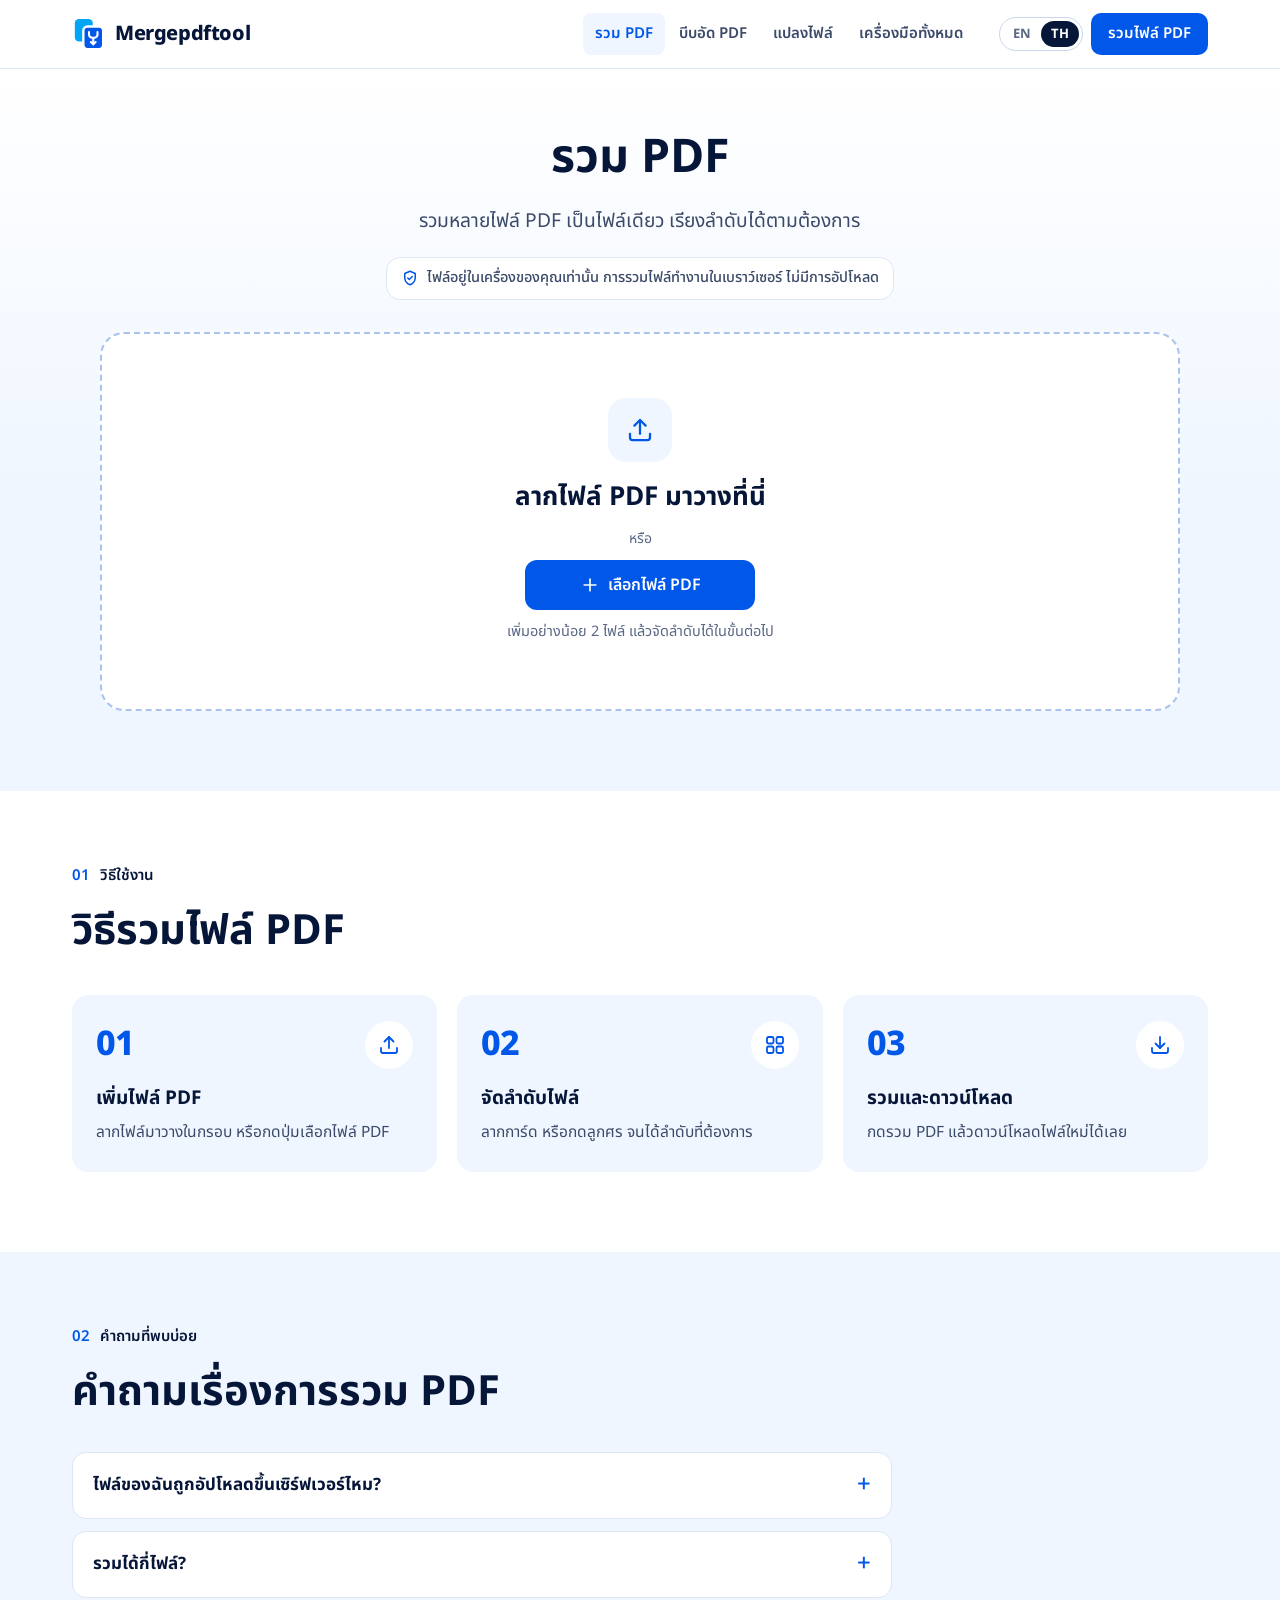
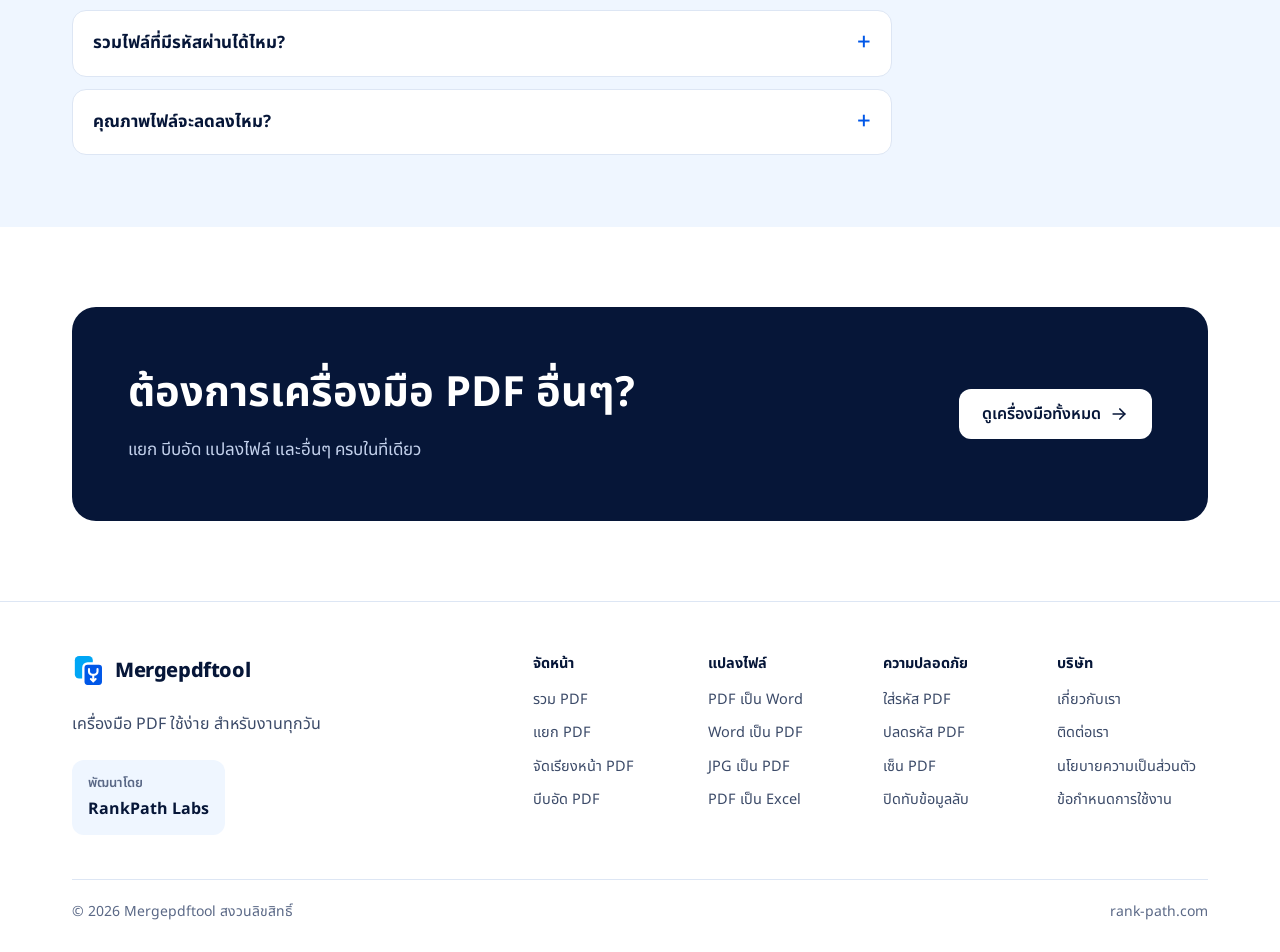
<file: th/merge-pdf/index.html>
<!doctype html>
<!-- Thai page made by scripts/build-th.mjs from /merge-pdf/index.html and i18n/th.json. Edit those, not this file. -->
<html lang="th">
<head>
<meta charset="utf-8">
<meta name="viewport" content="width=device-width, initial-scale=1">
<title>รวมไฟล์ PDF ออนไลน์ ทำงานในเบราว์เซอร์ | Mergepdftool</title>
<meta name="description" content="รวมหลายไฟล์ PDF เป็นไฟล์เดียว เรียงลำดับได้ตามต้องการ ทำงานในเบราว์เซอร์ ไฟล์ของคุณไม่ถูกอัปโหลด">
<meta name="theme-color" content="#061638">
<link rel="canonical" href="https://mergepdftool.rank-path.com/th/merge-pdf/">
<link rel="alternate" hreflang="en" href="https://mergepdftool.rank-path.com/merge-pdf/">
<link rel="alternate" hreflang="th" href="https://mergepdftool.rank-path.com/th/merge-pdf/">
<link rel="alternate" hreflang="x-default" href="https://mergepdftool.rank-path.com/merge-pdf/">
<meta property="og:url" content="https://mergepdftool.rank-path.com/th/merge-pdf/">
<meta property="og:locale" content="th_TH">
<meta property="og:locale:alternate" content="en_US">
<meta property="og:type" content="website">
<meta property="og:site_name" content="Mergepdftool">
<meta property="og:title" content="รวมไฟล์ PDF ออนไลน์ ทำงานในเบราว์เซอร์">
<meta property="og:description" content="รวมหลายไฟล์ PDF เป็นไฟล์เดียว เรียงลำดับได้ตามต้องการ ทำงานในเบราว์เซอร์ ไฟล์ของคุณไม่ถูกอัปโหลด">
<link rel="icon" type="image/svg+xml" href="data:image/svg+xml,%3Csvg xmlns='http://www.w3.org/2000/svg' viewBox='0 0 36 36'%3E%3Crect x='3' y='2' width='19' height='24' rx='4.5' fill='%2300A6F5'/%3E%3Crect x='12' y='10' width='21' height='24' rx='4.5' fill='%230057E8' stroke='%23fff' stroke-width='2.5'/%3E%3Cpath d='M18 16v2.5a3.5 3.5 0 0 0 3.5 3.5h2a3.5 3.5 0 0 0 3.5-3.5V16M22.5 22v7M20 26.5l2.5 2.5 2.5-2.5' fill='none' stroke='%23fff' stroke-width='2.2' stroke-linecap='round' stroke-linejoin='round'/%3E%3C/svg%3E">
<link rel="preconnect" href="https://fonts.googleapis.com">
<link rel="preconnect" href="https://fonts.gstatic.com" crossorigin>
<link href="https://fonts.googleapis.com/css2?family=Manrope:wght@400;500;600;700;800&family=Noto+Sans+Thai:wght@400;500;600;700&display=swap" rel="stylesheet">
<link rel="stylesheet" href="/assets/site.css">
<link rel="stylesheet" href="/assets/tool.css">
<script type="application/ld+json">
{
  "@context": "https://schema.org",
  "@type": "FAQPage",
  "mainEntity": [
    {
      "@type": "Question",
      "name": "ไฟล์ของฉันถูกอัปโหลดขึ้นเซิร์ฟเวอร์ไหม?",
      "acceptedAnswer": {
        "@type": "Answer",
        "text": "ไม่ การรวมไฟล์ทำงานในเบราว์เซอร์บนเครื่องของคุณเอง ไฟล์ไม่ถูกส่งไปที่เซิร์ฟเวอร์ของเรา"
      }
    },
    {
      "@type": "Question",
      "name": "รวมได้กี่ไฟล์?",
      "acceptedAnswer": {
        "@type": "Answer",
        "text": "ไม่ได้จำกัดจำนวนไฟล์ แต่ไฟล์ขนาดใหญ่มากต้องใช้หน่วยความจำเยอะ มือถือรุ่นเก่าอาจทำงานช้ากว่าคอมพิวเตอร์"
      }
    },
    {
      "@type": "Question",
      "name": "รวมไฟล์ที่มีรหัสผ่านได้ไหม?",
      "acceptedAnswer": {
        "@type": "Answer",
        "text": "ยังไม่ได้ ให้ปลดรหัสผ่านก่อน แล้วเพิ่มไฟล์อีกครั้ง"
      }
    },
    {
      "@type": "Question",
      "name": "คุณภาพไฟล์จะลดลงไหม?",
      "acceptedAnswer": {
        "@type": "Answer",
        "text": "ไม่ลดลง หน้าเอกสารถูกคัดลอกตามต้นฉบับ ข้อความและรูปภาพคมชัดเท่าเดิม แต่บุ๊กมาร์กจากไฟล์เดิมจะไม่ถูกเก็บไว้"
      }
    }
  ]
}
</script>
</head>
<body class="tool-page">

<!-- Icon sprite -->
<svg width="0" height="0" style="position:absolute" aria-hidden="true" focusable="false">
  <symbol id="logo-mark" viewBox="0 0 36 36">
    <rect x="3" y="2" width="19" height="24" rx="4.5" fill="#00A6F5"/>
    <rect x="12" y="10" width="21" height="24" rx="4.5" fill="#0057E8" stroke="#fff" stroke-width="2.5"/>
    <path d="M18 16v2.5a3.5 3.5 0 0 0 3.5 3.5h2a3.5 3.5 0 0 0 3.5-3.5V16M22.5 22v7M20 26.5l2.5 2.5 2.5-2.5" fill="none" stroke="#fff" stroke-width="2.2" stroke-linecap="round" stroke-linejoin="round"/>
  </symbol>
  <symbol id="i-menu" viewBox="0 0 24 24"><path d="M4 7h16"/><path d="M4 12h16"/><path d="M4 17h16"/></symbol>
  <symbol id="i-close" viewBox="0 0 24 24"><path d="M6 6l12 12"/><path d="M18 6 6 18"/></symbol>
  <symbol id="i-arrow" viewBox="0 0 24 24"><path d="M5 12h14"/><path d="M13 6l6 6-6 6"/></symbol>
  <symbol id="i-check" viewBox="0 0 24 24"><path d="M5 12.5l4.5 4.5L19 7.5"/></symbol>
  <symbol id="i-upload" viewBox="0 0 24 24"><path d="M12 15V4"/><path d="M7.5 8.5 12 4l4.5 4.5"/><path d="M4 15v3a2 2 0 0 0 2 2h12a2 2 0 0 0 2-2v-3"/></symbol>
  <symbol id="i-download" viewBox="0 0 24 24"><path d="M12 4v11"/><path d="M7.5 10.5 12 15l4.5-4.5"/><path d="M4 15v3a2 2 0 0 0 2 2h12a2 2 0 0 0 2-2v-3"/></symbol>
  <symbol id="i-grid" viewBox="0 0 24 24"><rect x="4" y="4" width="6.5" height="6.5" rx="1.5"/><rect x="13.5" y="4" width="6.5" height="6.5" rx="1.5"/><rect x="4" y="13.5" width="6.5" height="6.5" rx="1.5"/><rect x="13.5" y="13.5" width="6.5" height="6.5" rx="1.5"/></symbol>
  <symbol id="i-lock" viewBox="0 0 24 24"><rect x="5" y="11" width="14" height="10" rx="2"/><path d="M8 11V7a4 4 0 0 1 8 0v4"/></symbol>
  <symbol id="i-plus" viewBox="0 0 24 24"><path d="M12 5v14"/><path d="M5 12h14"/></symbol>
  <symbol id="i-left" viewBox="0 0 24 24"><path d="M15 6l-6 6 6 6"/></symbol>
  <symbol id="i-right" viewBox="0 0 24 24"><path d="M9 6l6 6-6 6"/></symbol>
  <symbol id="i-file" viewBox="0 0 24 24"><path d="M14 3H7a2 2 0 0 0-2 2v14a2 2 0 0 0 2 2h10a2 2 0 0 0 2-2V8z"/><path d="M14 3v5h5"/></symbol>
  <symbol id="i-alert" viewBox="0 0 24 24"><circle cx="12" cy="12" r="9"/><path d="M12 7.5v5.5"/><path d="M12 16.5h.01"/></symbol>
  <symbol id="i-shield" viewBox="0 0 24 24"><path d="M12 3l7 3v5c0 4.5-3 8.5-7 10-4-1.5-7-5.5-7-10V6z"/><path d="M9 12l2 2 4-4"/></symbol>
  <symbol id="i-sort" viewBox="0 0 24 24"><path d="M7 4v16"/><path d="M4 17l3 3 3-3"/><path d="M13 6h7"/><path d="M13 11h5"/><path d="M13 16h3"/></symbol>
  <symbol id="i-trash" viewBox="0 0 24 24"><path d="M4 7h16"/><path d="M10 11v6"/><path d="M14 11v6"/><path d="M6 7l1 12a2 2 0 0 0 2 2h6a2 2 0 0 0 2-2l1-12"/><path d="M9 7V4h6v3"/></symbol>
</svg>

<a class="skip" href="#main" data-i18n="skip">ข้ามไปยังเนื้อหา</a>

<!-- ========== Header ========== -->
<header class="site-header">
  <div class="wrap bar">
    <a class="brand" href="/th/">
      <svg class="logo" aria-hidden="true"><use href="#logo-mark"/></svg>
      <span>Mergepdftool</span>
    </a>

    <nav class="nav" aria-label="เมนูหลัก" data-i18n-aria="aria.nav">
      <a href="/th/merge-pdf/" aria-current="page" data-i18n="t.merge">รวม PDF</a>
      <a href="/th/compress-pdf/" data-i18n="t.compress">บีบอัด PDF</a>
      <a href="/th/?filter=convert#tools" data-i18n="nav.convert">แปลงไฟล์</a>
      <a href="/th/#tools" data-i18n="nav.all">เครื่องมือทั้งหมด</a>
    </nav>

    <div class="bar-actions">
      <nav class="lang" aria-label="ภาษา" data-i18n-aria="aria.lang">
        <a href="/merge-pdf/" hreflang="en" lang="en" data-lang-link="en">EN</a>
        <a href="/th/merge-pdf/" hreflang="th" lang="th" data-lang-link="th" aria-current="true">TH</a>
      </nav>
      <a class="btn btn-primary btn-sm" href="#main" data-i18n="nav.cta">รวมไฟล์ PDF</a>
      <button class="menu-btn" type="button" aria-expanded="false" aria-controls="mobile-menu" aria-label="เปิดเมนู" data-i18n-aria="aria.menu">
        <svg class="ic i-open" aria-hidden="true"><use href="#i-menu"/></svg>
        <svg class="ic i-close" aria-hidden="true"><use href="#i-close"/></svg>
      </button>
    </div>
  </div>

  <div class="mobile-menu" id="mobile-menu" hidden>
    <div class="wrap">
      <a href="/th/merge-pdf/" aria-current="page" data-i18n="t.merge">รวม PDF</a>
      <a href="/th/compress-pdf/" data-i18n="t.compress">บีบอัด PDF</a>
      <a href="/th/?filter=convert#tools" data-i18n="nav.convert">แปลงไฟล์</a>
      <a href="/th/#tools" data-i18n="nav.all">เครื่องมือทั้งหมด</a>
      <a class="btn btn-primary" href="#main" data-i18n="nav.cta">รวมไฟล์ PDF</a>
    </div>
  </div>
</header>

<main id="main">

<!-- ========== Tool ========== -->
<section class="tool-top">
  <div class="wrap">
    <div class="tool-head">
      <h1 data-i18n="t.merge">รวม PDF</h1>
      <p class="lede" data-i18n="mp.lede">รวมหลายไฟล์ PDF เป็นไฟล์เดียว เรียงลำดับได้ตามต้องการ</p>
      <p class="private"><svg class="ic" aria-hidden="true"><use href="#i-shield"/></svg><span data-i18n="mp.private">ไฟล์อยู่ในเครื่องของคุณเท่านั้น การรวมไฟล์ทำงานในเบราว์เซอร์ ไม่มีการอัปโหลด</span></p>
    </div>

    <div class="workspace">
      <div class="notice" id="notice" role="alert" hidden>
        <svg class="ic" aria-hidden="true"><use href="#i-alert"/></svg>
        <span id="notice-text"></span>
      </div>

      <input type="file" id="file-input" class="sr-only" accept="application/pdf,.pdf" multiple tabindex="-1" aria-hidden="true">

      <!-- Empty state -->
      <div class="drop" id="drop">
        <span class="drop-icon"><svg class="ic" aria-hidden="true"><use href="#i-upload"/></svg></span>
        <h2>
          <span class="only-pointer" data-i18n="drop.title">ลากไฟล์ PDF มาวางที่นี่</span>
          <span class="only-touch" data-i18n="drop.titleTouch">เพิ่มไฟล์ PDF ของคุณ</span>
        </h2>
        <p class="or only-pointer" data-i18n="drop.or">หรือ</p>
        <button type="button" class="btn btn-primary" data-pick><svg class="ic" aria-hidden="true"><use href="#i-plus"/></svg><span data-i18n="drop.btn">เลือกไฟล์ PDF</span></button>
        <p class="hint" data-i18n="drop.hint">เพิ่มอย่างน้อย 2 ไฟล์ แล้วจัดลำดับได้ในขั้นต่อไป</p>
      </div>

      <!-- Files state -->
      <div class="board" id="board" hidden>
        <div class="board-bar">
          <p class="summary" id="summary"></p>
          <div class="board-actions">
            <button type="button" class="btn btn-ghost" data-pick><svg class="ic" aria-hidden="true"><use href="#i-plus"/></svg><span data-i18n="board.add">เพิ่มไฟล์</span></button>
            <button type="button" class="btn btn-ghost" id="sort-az"><svg class="ic" aria-hidden="true"><use href="#i-sort"/></svg><span data-i18n="board.sort">เรียง A–Z</span></button>
            <button type="button" class="btn btn-ghost" id="clear-all"><svg class="ic" aria-hidden="true"><use href="#i-trash"/></svg><span data-i18n="board.clear">ล้างทั้งหมด</span></button>
          </div>
        </div>
        <p class="board-hint" data-i18n="board.hint">ลากการ์ดหรือกดลูกศรเพื่อจัดลำดับ การ์ดหมายเลข 1 จะอยู่หน้าแรก</p>

        <ol class="cards" id="cards" aria-label="Files to merge, in order"></ol>

        <div class="out-row">
          <label class="out-name" for="out-name">
            <span data-i18n="out.label">ชื่อไฟล์</span>
            <span class="name-field"><input id="out-name" type="text" value="merged" autocomplete="off" spellcheck="false" maxlength="120"><span>.pdf</span></span>
          </label>
        </div>

        <div class="merge-bar">
          <p class="merge-hint" id="merge-hint"></p>
          <button type="button" class="btn btn-primary merge-btn" id="merge-btn" disabled><span data-i18n="t.merge">รวม PDF</span><svg class="ic" aria-hidden="true"><use href="#i-arrow"/></svg></button>
        </div>
      </div>

      <!-- Working state -->
      <div class="panel" id="working" role="status" hidden>
        <span class="spinner" aria-hidden="true"></span>
        <h2 data-i18n="work.title">กำลังรวมไฟล์ PDF…</h2>
        <div class="progress" aria-hidden="true"><span id="progress-bar"></span></div>
        <p class="panel-sub" id="progress-text"></p>
      </div>

      <!-- Done state -->
      <div class="panel" id="done" hidden>
        <span class="done-icon"><svg class="ic" aria-hidden="true"><use href="#i-check"/></svg></span>
        <h2 id="done-title" tabindex="-1" data-i18n="done.title">ไฟล์ PDF พร้อมแล้ว</h2>
        <p class="panel-sub" id="done-meta"></p>
        <div class="done-actions">
          <a class="btn btn-primary" id="download" href="#" download="merged.pdf"><svg class="ic" aria-hidden="true"><use href="#i-download"/></svg><span data-i18n="done.download">ดาวน์โหลด PDF</span></a>
          <button type="button" class="btn btn-ghost" id="back-edit" data-i18n="done.back">กลับไปแก้ไข</button>
          <button type="button" class="btn btn-ghost" id="start-over" data-i18n="done.again">รวมไฟล์ชุดใหม่</button>
        </div>
        <p class="panel-note" data-i18n="done.note">ไฟล์นี้สร้างบนเครื่องของคุณ ไม่มีการอัปโหลด</p>
      </div>
    </div>
  </div>
</section>

<!-- ========== How it works ========== -->
<section class="steps" aria-labelledby="steps-title">
  <div class="wrap">
    <div class="sec-head">
      <p class="kicker"><span class="num">01</span><span data-i18n="steps.kicker">วิธีใช้งาน</span></p>
      <h2 id="steps-title" data-i18n="steps.title">วิธีรวมไฟล์ PDF</h2>
    </div>
    <ol class="step-list">
      <li class="step">
        <div class="step-top"><span class="step-num">01</span><span class="round"><svg class="ic" aria-hidden="true"><use href="#i-upload"/></svg></span></div>
        <h3 data-i18n="s1.t">เพิ่มไฟล์ PDF</h3>
        <p data-i18n="s1.d">ลากไฟล์มาวางในกรอบ หรือกดปุ่มเลือกไฟล์ PDF</p>
      </li>
      <li class="step">
        <div class="step-top"><span class="step-num">02</span><span class="round"><svg class="ic" aria-hidden="true"><use href="#i-grid"/></svg></span></div>
        <h3 data-i18n="s2.t">จัดลำดับไฟล์</h3>
        <p data-i18n="s2.d">ลากการ์ด หรือกดลูกศร จนได้ลำดับที่ต้องการ</p>
      </li>
      <li class="step">
        <div class="step-top"><span class="step-num">03</span><span class="round"><svg class="ic" aria-hidden="true"><use href="#i-download"/></svg></span></div>
        <h3 data-i18n="s3.t">รวมและดาวน์โหลด</h3>
        <p data-i18n="s3.d">กดรวม PDF แล้วดาวน์โหลดไฟล์ใหม่ได้เลย</p>
      </li>
    </ol>
  </div>
</section>

<!-- ========== FAQ ========== -->
<section class="faq" aria-labelledby="faq-title">
  <div class="wrap">
    <div class="sec-head">
      <p class="kicker"><span class="num">02</span><span data-i18n="faq.kicker">คำถามที่พบบ่อย</span></p>
      <h2 id="faq-title" data-i18n="faq.title">คำถามเรื่องการรวม PDF</h2>
    </div>
    <div class="faq-list">
      <details>
        <summary data-i18n="q1">ไฟล์ของฉันถูกอัปโหลดขึ้นเซิร์ฟเวอร์ไหม?</summary>
        <p data-i18n="a1">ไม่ การรวมไฟล์ทำงานในเบราว์เซอร์บนเครื่องของคุณเอง ไฟล์ไม่ถูกส่งไปที่เซิร์ฟเวอร์ของเรา</p>
      </details>
      <details>
        <summary data-i18n="q2">รวมได้กี่ไฟล์?</summary>
        <p data-i18n="a2">ไม่ได้จำกัดจำนวนไฟล์ แต่ไฟล์ขนาดใหญ่มากต้องใช้หน่วยความจำเยอะ มือถือรุ่นเก่าอาจทำงานช้ากว่าคอมพิวเตอร์</p>
      </details>
      <details>
        <summary data-i18n="q3">รวมไฟล์ที่มีรหัสผ่านได้ไหม?</summary>
        <p data-i18n="a3">ยังไม่ได้ ให้ปลดรหัสผ่านก่อน แล้วเพิ่มไฟล์อีกครั้ง</p>
      </details>
      <details>
        <summary data-i18n="q4">คุณภาพไฟล์จะลดลงไหม?</summary>
        <p data-i18n="a4">ไม่ลดลง หน้าเอกสารถูกคัดลอกตามต้นฉบับ ข้อความและรูปภาพคมชัดเท่าเดิม แต่บุ๊กมาร์กจากไฟล์เดิมจะไม่ถูกเก็บไว้</p>
      </details>
    </div>
  </div>
</section>

<!-- ========== CTA ========== -->
<section class="cta">
  <div class="wrap">
    <div class="cta-box">
      <div>
        <h2 data-i18n="cta.title">ต้องการเครื่องมือ PDF อื่นๆ?</h2>
        <p data-i18n="cta.sub">แยก บีบอัด แปลงไฟล์ และอื่นๆ ครบในที่เดียว</p>
      </div>
      <div class="cta-actions">
        <a class="btn btn-light" href="/th/#tools"><span data-i18n="cta.btn">ดูเครื่องมือทั้งหมด</span><svg class="ic" aria-hidden="true"><use href="#i-arrow"/></svg></a>
      </div>
    </div>
  </div>
</section>

</main>

<!-- ========== Footer ========== -->
<footer class="site-footer">
  <div class="wrap">
    <div class="foot-grid">
      <div class="foot-brand">
        <a class="brand" href="/th/">
          <svg class="logo" aria-hidden="true"><use href="#logo-mark"/></svg>
          <span>Mergepdftool</span>
        </a>
        <p data-i18n="foot.tag">เครื่องมือ PDF ใช้ง่าย สำหรับงานทุกวัน</p>
        <a class="endorse" href="https://rank-path.com" rel="noopener">
          <small data-i18n="foot.built">พัฒนาโดย</small>
          <strong>RankPath Labs</strong>
        </a>
      </div>
      <div class="foot-cols">
        <div>
          <h3 data-i18n="f.organize">จัดหน้า</h3>
          <ul>
            <li><a href="/th/merge-pdf/" data-i18n="t.merge">รวม PDF</a></li>
            <li><a href="/th/split-pdf/" data-i18n="t.split">แยก PDF</a></li>
            <li><a href="/th/organize-pdf/" data-i18n="t.organize">จัดเรียงหน้า PDF</a></li>
            <li><a href="/th/compress-pdf/" data-i18n="t.compress">บีบอัด PDF</a></li>
          </ul>
        </div>
        <div>
          <h3 data-i18n="f.convert">แปลงไฟล์</h3>
          <ul>
            <li><a href="/th/pdf-to-word/" data-i18n="t.pdf2word">PDF เป็น Word</a></li>
            <li><a href="/th/word-to-pdf/" data-i18n="t.word2pdf">Word เป็น PDF</a></li>
            <li><a href="/th/jpg-to-pdf/" data-i18n="t.jpg2pdf">JPG เป็น PDF</a></li>
            <li><a href="/th/pdf-to-excel/" data-i18n="t.pdf2excel">PDF เป็น Excel</a></li>
          </ul>
        </div>
        <div>
          <h3 data-i18n="f.security">ความปลอดภัย</h3>
          <ul>
            <li><a href="/th/protect-pdf/" data-i18n="t.protect">ใส่รหัส PDF</a></li>
            <li><a href="/th/unlock-pdf/" data-i18n="t.unlock">ปลดรหัส PDF</a></li>
            <li><a href="/th/sign-pdf/" data-i18n="t.sign">เซ็น PDF</a></li>
            <li><a href="/th/redact-pdf/" data-i18n="t.redact">ปิดทับข้อมูลลับ</a></li>
          </ul>
        </div>
        <div>
          <h3 data-i18n="foot.company">บริษัท</h3>
          <ul>
            <li><a href="/th/about/" data-i18n="foot.about">เกี่ยวกับเรา</a></li>
            <li><a href="/th/contact/" data-i18n="foot.contact">ติดต่อเรา</a></li>
            <li><a href="/th/privacy/" data-i18n="foot.privacy">นโยบายความเป็นส่วนตัว</a></li>
            <li><a href="/th/terms/" data-i18n="foot.terms">ข้อกำหนดการใช้งาน</a></li>
          </ul>
        </div>
      </div>
    </div>
    <div class="foot-bottom">
      <p data-i18n="foot.rights">© 2026 Mergepdftool สงวนลิขสิทธิ์</p>
      <p>rank-path.com</p>
    </div>
  </div>
</footer>

<div class="drop-overlay" id="drop-overlay" hidden aria-hidden="true">
  <div><svg class="ic"><use href="#i-upload"/></svg><span data-i18n="overlay">ปล่อยเพื่อเพิ่มไฟล์</span></div>
</div>
<p class="sr-only" id="sr-status" aria-live="polite"></p>

<script src="/assets/site.js"></script>
<script>
(function () {
  'use strict';

  /* Libraries are hosted with the site and only load when needed.
     Files are read and merged in the browser. Nothing is uploaded. */
  var VENDOR = new URL('/assets/vendor/', location.href).href;
  var LIBS = {
    pdflib: VENDOR + 'pdf-lib-1.17.1/pdf-lib.min.js',
    pdfjs: VENDOR + 'pdfjs-3.11.174/pdf.min.js',
    sortable: VENDOR + 'sortablejs-1.15.2/Sortable.min.js'
  };
  var PDFJS_WORKER = VENDOR + 'pdfjs-3.11.174/pdf.worker.min.js';
  var THUMB_WIDTH = 320;
  var THUMB_MAX_BYTES = 60 * 1024 * 1024;

  var STR = {
    en: {
      files: function (n) { return n === 1 ? '1 file' : n + ' files'; },
      pages: function (n) { return n === 1 ? '1 page' : n + ' pages'; },
      reading: 'Reading…',
      locked: 'Password-protected. Unlock it first.',
      broken: 'Can’t read this file.',
      remove: function (name) { return 'Remove ' + name; },
      earlier: function (name) { return 'Move ' + name + ' earlier'; },
      later: function (name) { return 'Move ' + name + ' later'; },
      moved: function (name, pos) { return name + ' moved to position ' + pos; },
      removed: function (name) { return name + ' removed'; },
      addTile: 'Add files',
      list: 'Files to merge, in order',
      skipped: function (n) { return n === 1 ? '1 file was skipped because it is not a PDF.' : n + ' files were skipped because they are not PDFs.'; },
      needTwo: 'Add at least 2 PDF files to merge.',
      waiting: 'Reading your files…',
      willSkip: function (n) { return n === 1 ? '1 file has a problem and will be skipped.' : n + ' files have a problem and will be skipped.'; },
      step: function (i, n) { return 'File ' + i + ' of ' + n; },
      saving: 'Saving your new PDF…',
      failed: 'Something went wrong while merging. Try again, or remove very large files.',
      engine: 'Couldn’t load the PDF engine. Check your internet connection and try again.'
    },
    th: {
      files: function (n) { return n + ' ไฟล์'; },
      pages: function (n) { return n + ' หน้า'; },
      reading: 'กำลังอ่านไฟล์…',
      locked: 'ไฟล์มีรหัสผ่าน ปลดรหัสก่อน',
      broken: 'อ่านไฟล์นี้ไม่ได้',
      remove: function (name) { return 'ลบ ' + name; },
      earlier: function (name) { return 'เลื่อน ' + name + ' ไปก่อนหน้า'; },
      later: function (name) { return 'เลื่อน ' + name + ' ไปถัดไป'; },
      moved: function (name, pos) { return 'ย้าย ' + name + ' ไปลำดับที่ ' + pos; },
      removed: function (name) { return 'ลบ ' + name + ' แล้ว'; },
      addTile: 'เพิ่มไฟล์',
      list: 'ไฟล์ที่จะรวม เรียงตามลำดับ',
      skipped: function (n) { return 'ข้าม ' + n + ' ไฟล์ที่ไม่ใช่ PDF'; },
      needTwo: 'เพิ่มไฟล์ PDF อย่างน้อย 2 ไฟล์',
      waiting: 'กำลังอ่านไฟล์ของคุณ…',
      willSkip: function (n) { return 'ไฟล์ที่มีปัญหา ' + n + ' ไฟล์ จะถูกข้าม'; },
      step: function (i, n) { return 'ไฟล์ที่ ' + i + ' จาก ' + n; },
      saving: 'กำลังบันทึกไฟล์ PDF ใหม่…',
      failed: 'รวมไฟล์ไม่สำเร็จ ลองอีกครั้ง หรือเอาไฟล์ที่ใหญ่มากออกก่อน',
      engine: 'โหลดตัวประมวลผล PDF ไม่สำเร็จ ตรวจสอบอินเทอร์เน็ตแล้วลองใหม่'
    }
  };

  function t(key) {
    var v = STR[MPT.lang][key];
    return typeof v === 'function' ? v.apply(null, Array.prototype.slice.call(arguments, 1)) : v;
  }

  function $(id) { return document.getElementById(id); }
  var fileInput = $('file-input');
  var dropEl = $('drop');
  var boardEl = $('board');
  var workingEl = $('working');
  var doneEl = $('done');
  var cardsEl = $('cards');
  var summaryEl = $('summary');
  var mergeBtn = $('merge-btn');
  var mergeHint = $('merge-hint');
  var nameInput = $('out-name');
  var noticeEl = $('notice');
  var noticeText = $('notice-text');
  var progressBar = $('progress-bar');
  var progressText = $('progress-text');
  var doneTitle = $('done-title');
  var doneMeta = $('done-meta');
  var downloadLink = $('download');
  var overlay = $('drop-overlay');
  var srStatus = $('sr-status');

  var files = [];   // { id, file, name, size, status: loading|ready|locked|broken, bytes, pages, thumb }
  var nextId = 1;
  var view = 'empty';
  var result = null;
  var resultUrl = null;
  var noticeKey = null;

  /* ---------- Libraries ---------- */
  var loaded = {};
  function loadLib(key) {
    if (!loaded[key]) {
      loaded[key] = new Promise(function (resolve, reject) {
        var el = document.createElement('script');
        el.src = LIBS[key];
        el.onload = resolve;
        el.onerror = function () {
          delete loaded[key];
          el.remove();
          reject(new Error('engine'));
        };
        document.head.appendChild(el);
      });
    }
    return loaded[key];
  }

  /* ---------- Views ---------- */
  function setView(next) {
    view = next;
    dropEl.hidden = next !== 'empty';
    boardEl.hidden = next !== 'board';
    workingEl.hidden = next !== 'working';
    doneEl.hidden = next !== 'done';
  }

  function showNotice(key, arg, isError) {
    noticeKey = key ? { key: key, arg: arg, error: !!isError } : null;
    renderNotice();
  }

  function renderNotice() {
    noticeEl.hidden = !noticeKey;
    if (!noticeKey) return;
    noticeText.textContent = t(noticeKey.key, noticeKey.arg);
    noticeEl.classList.toggle('is-error', noticeKey.error);
  }

  function announce(msg) {
    srStatus.textContent = '';
    setTimeout(function () { srStatus.textContent = msg; }, 50);
  }

  /* ---------- Adding and reading files ---------- */
  function isPdf(f) { return f.type === 'application/pdf' || /\.pdf$/i.test(f.name); }

  function addFiles(list) {
    var incoming = Array.prototype.slice.call(list || []);
    if (!incoming.length || view === 'working') return;
    var pdfs = incoming.filter(isPdf);
    var skipped = incoming.length - pdfs.length;
    showNotice(skipped ? 'skipped' : null, skipped);
    pdfs.forEach(function (f) {
      files.push({ id: nextId++, file: f, name: f.name, size: f.size, status: 'loading' });
    });
    if (!files.length) return;
    setView('board');
    render();
    readNext();
    loadLib('sortable').then(initSortable, function () { /* arrows still work */ });
  }

  var reading = false;
  function readNext() {
    if (reading) return;
    var item = files.find(function (f) { return f.status === 'loading'; });
    if (!item) { thumbNext(); return; }
    reading = true;
    function done() {
      reading = false;
      if (files.indexOf(item) !== -1) updateCard(item);
      updateBar();
      readNext();
    }
    loadLib('pdflib').then(function () {
      return item.file.arrayBuffer().then(function (buf) {
        item.bytes = buf;
        return PDFLib.PDFDocument.load(buf, { updateMetadata: false });
      }).then(function (doc) {
        // A damaged file can open but fail here, so count pages inside the same catch
        var count = doc.getPageCount();
        if (!count) throw new Error('No pages');
        item.pages = count;
        item.status = 'ready';
      }).catch(function (err) {
        item.status = /encrypt/i.test(String(err && err.message)) ? 'locked' : 'broken';
        item.bytes = null;
      });
    }, function () {
      item.status = 'broken';
      showNotice('engine', null, true);
    }).then(done, done);
  }

  var thumbing = false;
  function thumbNext() {
    if (thumbing) return;
    var item = files.find(function (f) { return f.status === 'ready' && f.thumb === undefined; });
    if (!item) return;
    if (item.size > THUMB_MAX_BYTES) {
      item.thumb = null;
      updateCard(item);
      thumbNext();
      return;
    }
    thumbing = true;
    loadLib('pdfjs').then(function () {
      pdfjsLib.GlobalWorkerOptions.workerSrc = PDFJS_WORKER;
      return renderThumb(item.bytes);
    }).then(function (url) { item.thumb = url; }, function () { item.thumb = null; })
      .then(function () {
        thumbing = false;
        if (files.indexOf(item) !== -1) updateCard(item);
        thumbNext();
      }, function () { thumbing = false; });
  }

  function renderThumb(buf) {
    // pdf.js takes ownership of the buffer it gets, so give it a copy.
    // isEvalSupported:false closes the font-eval hole in this pdf.js version.
    var task = pdfjsLib.getDocument({ data: new Uint8Array(buf.slice(0)), isEvalSupported: false, verbosity: 0 });
    return task.promise.then(function (doc) {
      return doc.getPage(1).then(function (page) {
        var base = page.getViewport({ scale: 1 });
        var vp = page.getViewport({ scale: THUMB_WIDTH / base.width });
        var canvas = document.createElement('canvas');
        canvas.width = Math.ceil(vp.width);
        canvas.height = Math.ceil(vp.height);
        var ctx = canvas.getContext('2d');
        ctx.fillStyle = '#fff';
        ctx.fillRect(0, 0, canvas.width, canvas.height);
        return page.render({ canvasContext: ctx, viewport: vp }).promise.then(function () {
          return canvas.toDataURL('image/jpeg', 0.85);
        });
      }).finally(function () { doc.destroy(); });
    }, function (err) {
      task.destroy();
      throw err;
    });
  }

  /* ---------- Rendering the board ---------- */
  function formatSize(bytes) {
    if (bytes < 1024) return bytes + ' B';
    if (bytes < 1024 * 1024) return Math.round(bytes / 1024) + ' KB';
    return (bytes / (1024 * 1024)).toFixed(1) + ' MB';
  }

  function icon(id) {
    return '<svg class="ic" aria-hidden="true"><use href="#' + id + '"/></svg>';
  }

  var addItem = document.createElement('li');
  addItem.className = 'add-item';
  addItem.innerHTML = '<button type="button" class="add-tile" data-pick>' + icon('i-plus') + '<span></span></button>';

  function usableIndex(item) {
    var n = 0;
    for (var i = 0; i < files.length; i++) {
      if (files[i].status === 'locked' || files[i].status === 'broken') continue;
      n++;
      if (files[i] === item) return n;
    }
    return 0;
  }

  function buildCard(item) {
    var i = files.indexOf(item);
    var bad = item.status === 'locked' || item.status === 'broken';
    var li = document.createElement('li');
    li.className = 'card' + (bad ? ' is-bad' : '');
    li.setAttribute('data-id', item.id);

    var thumb = document.createElement('div');
    thumb.className = 'thumb';
    if (item.status === 'loading' || (item.status === 'ready' && item.thumb === undefined)) {
      thumb.innerHTML = '<span class="spinner" aria-hidden="true"></span>';
    } else if (item.thumb) {
      var img = document.createElement('img');
      img.src = item.thumb;
      img.alt = '';
      thumb.appendChild(img);
    } else {
      thumb.innerHTML = icon(item.status === 'locked' ? 'i-lock' : bad ? 'i-alert' : 'i-file');
    }
    li.appendChild(thumb);

    if (!bad) {
      var badge = document.createElement('span');
      badge.className = 'badge';
      badge.textContent = usableIndex(item);
      li.appendChild(badge);
    }

    var remove = document.createElement('button');
    remove.type = 'button';
    remove.className = 'remove';
    remove.setAttribute('data-act', 'remove');
    remove.setAttribute('aria-label', t('remove', item.name));
    remove.innerHTML = icon('i-close');
    li.appendChild(remove);

    var name = document.createElement('p');
    name.className = 'card-name';
    name.title = item.name;
    name.textContent = item.name;
    li.appendChild(name);

    var meta = document.createElement('p');
    meta.className = 'card-meta';
    meta.textContent = item.status === 'loading' ? t('reading')
      : item.status === 'ready' ? t('pages', item.pages) + ' · ' + formatSize(item.size)
      : formatSize(item.size);
    li.appendChild(meta);

    if (bad) {
      var err = document.createElement('p');
      err.className = 'card-error';
      err.textContent = t(item.status);
      li.appendChild(err);
    }

    var move = document.createElement('div');
    move.className = 'card-move';
    [['up', 'i-left', 'earlier', i === 0], ['down', 'i-right', 'later', i === files.length - 1]].forEach(function (m) {
      var b = document.createElement('button');
      b.type = 'button';
      b.className = 'move';
      b.setAttribute('data-act', m[0]);
      b.setAttribute('aria-label', t(m[2], item.name));
      b.disabled = m[3];
      b.innerHTML = icon(m[1]);
      move.appendChild(b);
    });
    li.appendChild(move);
    return li;
  }

  function render(focus) {
    cardsEl.setAttribute('aria-label', t('list'));
    addItem.querySelector('span').textContent = t('addTile');
    var frag = document.createDocumentFragment();
    files.forEach(function (item) { frag.appendChild(buildCard(item)); });
    frag.appendChild(addItem);
    cardsEl.innerHTML = '';
    cardsEl.appendChild(frag);
    updateBar();
    if (focus) restoreFocus(focus);
  }

  function updateCard(item) {
    var old = cardsEl.querySelector('.card[data-id="' + item.id + '"]');
    if (!old) return;
    var active = old.contains(document.activeElement) && document.activeElement.getAttribute('data-act');
    var fresh = buildCard(item);
    old.replaceWith(fresh);
    // A bad file changes the numbers on the cards after it
    cardsEl.querySelectorAll('.card').forEach(function (li) {
      var it = files.find(function (f) { return String(f.id) === li.getAttribute('data-id'); });
      var b = li.querySelector('.badge');
      if (it && b) b.textContent = usableIndex(it);
    });
    if (active) restoreFocus({ id: item.id, act: active });
  }

  function restoreFocus(focus) {
    var li = cardsEl.querySelector('.card[data-id="' + focus.id + '"]');
    var btn = li && li.querySelector('[data-act="' + focus.act + '"]');
    if (btn && btn.disabled) btn = li.querySelector('[data-act="' + (focus.act === 'up' ? 'down' : 'up') + '"]');
    if (btn && !btn.disabled) btn.focus();
    else if (li) li.querySelector('[data-act="remove"]').focus();
  }

  function updateBar() {
    var ready = files.filter(function (f) { return f.status === 'ready'; });
    var loadingCount = files.filter(function (f) { return f.status === 'loading'; }).length;
    var bad = files.length - ready.length - loadingCount;
    var pages = ready.reduce(function (n, f) { return n + f.pages; }, 0);
    var size = files.reduce(function (n, f) { return n + f.size; }, 0);
    summaryEl.textContent = t('files', files.length) + ' · ' + t('pages', pages) + ' · ' + formatSize(size);
    mergeBtn.disabled = loadingCount > 0 || ready.length < 2;
    mergeHint.textContent = loadingCount ? t('waiting')
      : ready.length < 2 ? t('needTwo')
      : bad ? t('willSkip', bad)
      : '';
  }

  /* ---------- Board actions ---------- */
  cardsEl.addEventListener('click', function (e) {
    var btn = e.target.closest('button[data-act]');
    if (!btn) return;
    var li = btn.closest('.card');
    var idx = files.findIndex(function (f) { return String(f.id) === li.getAttribute('data-id'); });
    if (idx < 0) return;
    var item = files[idx];
    var act = btn.getAttribute('data-act');

    if (act === 'remove') {
      files.splice(idx, 1);
      announce(t('removed', item.name));
      if (!files.length) { showNotice(null); setView('empty'); render(); dropEl.querySelector('[data-pick]').focus(); return; }
      var neighbour = files[Math.min(idx, files.length - 1)];
      render({ id: neighbour.id, act: 'remove' });
      return;
    }

    var to = act === 'up' ? idx - 1 : idx + 1;
    if (to < 0 || to >= files.length) return;
    files.splice(idx, 1);
    files.splice(to, 0, item);
    render({ id: item.id, act: act });
    announce(t('moved', item.name, to + 1));
  });

  var sortable = null;
  function initSortable() {
    if (sortable || !window.Sortable) return;
    sortable = Sortable.create(cardsEl, {
      draggable: '.card',
      filter: 'button',
      preventOnFilter: false,
      animation: 160,
      delay: 180,
      delayOnTouchOnly: true,
      ghostClass: 'is-ghost',
      chosenClass: 'is-chosen',
      onMove: function (evt) { return !evt.related.classList.contains('add-item'); },
      onEnd: function () {
        var order = Array.prototype.map.call(cardsEl.querySelectorAll('.card'), function (li) { return li.getAttribute('data-id'); });
        files.sort(function (a, b) { return order.indexOf(String(a.id)) - order.indexOf(String(b.id)); });
        render();
      }
    });
  }

  $('sort-az').addEventListener('click', function () {
    files.sort(function (a, b) { return a.name.localeCompare(b.name, undefined, { numeric: true, sensitivity: 'base' }); });
    render();
  });

  $('clear-all').addEventListener('click', function () {
    files = [];
    showNotice(null);
    setView('empty');
    render();
    dropEl.querySelector('[data-pick]').focus();
  });

  document.addEventListener('click', function (e) {
    if (e.target.closest('[data-pick]')) fileInput.click();
  });

  fileInput.addEventListener('change', function () {
    addFiles(fileInput.files);
    fileInput.value = '';
  });

  /* Drag files from the desktop anywhere onto the page */
  var dragDepth = 0;
  function hasFiles(e) {
    var types = e.dataTransfer && e.dataTransfer.types;
    return !!types && Array.prototype.indexOf.call(types, 'Files') !== -1;
  }
  window.addEventListener('dragenter', function (e) {
    if (!hasFiles(e)) return;
    e.preventDefault();
    dragDepth++;
    if (view !== 'working') overlay.hidden = false;
  });
  window.addEventListener('dragover', function (e) {
    if (!hasFiles(e)) return;
    e.preventDefault();
    e.dataTransfer.dropEffect = view === 'working' ? 'none' : 'copy';
  });
  window.addEventListener('dragleave', function (e) {
    if (!hasFiles(e)) return;
    dragDepth = Math.max(0, dragDepth - 1);
    if (!dragDepth) overlay.hidden = true;
  });
  window.addEventListener('drop', function (e) {
    if (!hasFiles(e)) return;
    e.preventDefault();
    dragDepth = 0;
    overlay.hidden = true;
    addFiles(e.dataTransfer.files);
  });

  /* ---------- Merge ---------- */
  function outputName() {
    var base = (nameInput.value || '').trim()
      .replace(/\.pdf$/i, '')
      .replace(/[\\/:*?"<>|\u0000-\u001f]+/g, '-')
      .slice(0, 120);
    return (base || 'merged') + '.pdf';
  }

  function setProgress(fraction, text) {
    progressBar.style.width = Math.round(fraction * 100) + '%';
    progressText.textContent = text || '';
  }

  function nextFrame() { return new Promise(function (r) { setTimeout(r, 30); }); }

  mergeBtn.addEventListener('click', function () {
    var list = files.filter(function (f) { return f.status === 'ready'; });
    if (list.length < 2) return;
    var name = outputName();
    var steps = list.length + 1;
    var out;
    showNotice(null);
    setView('working');
    setProgress(0, t('step', 1, list.length));

    loadLib('pdflib').then(function () {
      return PDFLib.PDFDocument.create();
    }).then(function (doc) {
      out = doc;
      return list.reduce(function (chain, item, i) {
        return chain.then(function () {
          setProgress(i / steps, t('step', i + 1, list.length));
          return nextFrame();
        }).then(function () {
          return PDFLib.PDFDocument.load(item.bytes, { updateMetadata: false });
        }).then(function (src) {
          return out.copyPages(src, src.getPageIndices());
        }).then(function (pages) {
          pages.forEach(function (p) { out.addPage(p); });
        });
      }, Promise.resolve());
    }).then(function () {
      setProgress(list.length / steps, t('saving'));
      return nextFrame();
    }).then(function () {
      var now = new Date();
      out.setTitle(name.replace(/\.pdf$/i, ''));
      out.setProducer('Mergepdftool');
      out.setCreator('Mergepdftool');
      out.setCreationDate(now);
      out.setModificationDate(now);
      return out.save();
    }).then(function (bytes) {
      setProgress(1);
      var blob = new Blob([bytes], { type: 'application/pdf' });
      if (resultUrl) URL.revokeObjectURL(resultUrl);
      resultUrl = URL.createObjectURL(blob);
      downloadLink.href = resultUrl;
      downloadLink.setAttribute('download', name);
      result = { name: name, pages: out.getPageCount(), size: blob.size };
      renderDone();
      setView('done');
      doneTitle.focus();
    }).catch(function (err) {
      setView('board');
      showNotice(err && err.message === 'engine' ? 'engine' : 'failed', null, true);
      if (window.console) console.error(err);
    });
  });

  function renderDone() {
    if (!result) return;
    doneMeta.textContent = result.name + ' · ' + t('pages', result.pages) + ' · ' + formatSize(result.size);
  }

  $('back-edit').addEventListener('click', function () {
    setView('board');
    mergeBtn.focus();
  });

  $('start-over').addEventListener('click', function () {
    files = [];
    result = null;
    if (resultUrl) { URL.revokeObjectURL(resultUrl); resultUrl = null; }
    downloadLink.href = '#';
    showNotice(null);
    setView('empty');
    render();
    dropEl.querySelector('[data-pick]').focus();
  });

  render();

  /* Warm up the PDF engine once the page is idle, so the first file reads fast */
  window.addEventListener('load', function () {
    (window.requestIdleCallback || function (fn) { setTimeout(fn, 1500); })(function () {
      loadLib('pdflib').catch(function () {});
    });
  });
})();
</script>
</body>
</html>
</file>
<file: assets/site.css>
/* Mergepdftool shared styles (RankPath Labs brand). Used by every page. */
:root{
  --navy:#061638;
  --blue:#0057E8;
  --blue-600:#0049C4;
  --cyan:#00A6F5;
  --ice:#EFF6FF;
  --white:#FFFFFF;

  --text:#061638;
  --text-2:#3B4A68;
  --text-3:#5A6886;
  --line:#DDE6F4;
  --line-2:#C9D7EE;

  --radius:16px;
  --radius-lg:24px;
  --shadow:0 14px 32px -16px rgba(6,22,56,.22);
  --font:'Manrope','Noto Sans Thai',system-ui,-apple-system,'Segoe UI',Roboto,sans-serif;
  --font-th:'Noto Sans Thai','Manrope',system-ui,-apple-system,'Segoe UI',sans-serif;
}

*,*::before,*::after{box-sizing:border-box}
[hidden]{display:none!important}
html{-webkit-text-size-adjust:100%;scroll-behavior:smooth;scroll-padding-top:84px}
body{margin:0;background:var(--white);color:var(--text);font-family:var(--font);font-size:16px;line-height:1.6;-webkit-font-smoothing:antialiased;text-rendering:optimizeLegibility}
html:lang(th) body{font-family:var(--font-th);line-height:1.7}
svg{display:block}
a{color:inherit;text-decoration:none}
button{font:inherit;color:inherit;cursor:pointer}
h1,h2,h3,p{margin:0}
ul,ol{margin:0;padding:0;list-style:none}
:focus-visible{outline:2px solid var(--blue);outline-offset:3px;border-radius:8px}

.wrap{max-width:1200px;margin:0 auto;padding:0 16px}
@media (min-width:768px){.wrap{padding:0 32px}}

.sr-only{position:absolute;width:1px;height:1px;padding:0;margin:-1px;overflow:hidden;clip:rect(0,0,0,0);white-space:nowrap;border:0}
.skip{position:absolute;left:16px;top:-60px;z-index:100;background:var(--navy);color:#fff;padding:10px 16px;border-radius:10px;font-weight:600}
.skip:focus{top:12px}

.ic{width:24px;height:24px;fill:none;stroke:currentColor;stroke-width:1.8;stroke-linecap:round;stroke-linejoin:round;flex:none}

/* ---------- Buttons ---------- */
.btn{display:inline-flex;align-items:center;justify-content:center;gap:8px;min-height:50px;padding:12px 22px;border-radius:12px;border:1.5px solid transparent;font-weight:600;font-size:16px;line-height:1.2;white-space:nowrap;transition:background-color .15s,border-color .15s,color .15s}
.btn .ic{width:20px;height:20px;stroke-width:2}
.btn-primary{background:var(--blue);color:#fff}
.btn-primary:hover{background:var(--blue-600)}
.btn-ghost{background:#fff;color:var(--navy);border-color:var(--line-2)}
.btn-ghost:hover{border-color:var(--blue);color:var(--blue)}
.btn-light{background:#fff;color:var(--navy)}
.btn-light:hover{background:var(--ice)}
.btn-outline-light{color:#fff;border-color:rgba(255,255,255,.4)}
.btn-outline-light:hover{border-color:#fff}
.btn:disabled{opacity:.45;cursor:not-allowed}
.btn-sm{min-height:42px;padding:8px 16px;font-size:15px;border-radius:10px}

/* ---------- Header ---------- */
.site-header{position:sticky;top:0;z-index:50;background:rgba(255,255,255,.94);backdrop-filter:saturate(1.4) blur(10px);-webkit-backdrop-filter:saturate(1.4) blur(10px);border-bottom:1px solid var(--line)}
.bar{display:flex;align-items:center;gap:12px;height:68px}
.brand{display:inline-flex;align-items:center;gap:9px;font-weight:800;font-size:18px;letter-spacing:-.02em;color:var(--navy)}
.brand .logo{width:30px;height:30px}
@media (min-width:400px){.brand{font-size:20px}.brand .logo{width:34px;height:34px}}
.nav{display:none;align-items:center;gap:2px;margin-left:auto}
.nav a{padding:8px 12px;border-radius:8px;font-weight:600;font-size:15px;color:var(--text-2)}
.nav a:hover{color:var(--navy);background:var(--ice)}
.nav a[aria-current="page"]{color:var(--blue);background:var(--ice)}
.bar-actions{display:flex;align-items:center;gap:8px;margin-left:auto}
.bar-actions .btn-sm{display:none}
.lang{display:inline-flex;padding:3px;border:1px solid var(--line-2);border-radius:999px;background:#fff}
.lang a{min-width:38px;padding:5px 9px;border-radius:999px;font-weight:700;font-size:13px;line-height:1.3;text-align:center;color:var(--text-3)}
.lang a:hover{color:var(--navy)}
.lang a[aria-current="true"]{background:var(--navy);color:#fff}
.menu-btn{display:grid;place-items:center;width:44px;height:44px;border:1px solid var(--line-2);border-radius:12px;background:#fff;color:var(--navy)}
.menu-btn .ic{width:22px;height:22px}
.menu-btn .i-close{display:none}
.menu-btn[aria-expanded="true"] .i-open{display:none}
.menu-btn[aria-expanded="true"] .i-close{display:block}
.mobile-menu{border-top:1px solid var(--line);background:#fff;padding:12px 0 20px}
.mobile-menu a:not(.btn){display:block;padding:12px 4px;font-weight:600;font-size:17px;border-bottom:1px solid var(--line)}
.mobile-menu .btn{width:100%;margin-top:16px}
@media (min-width:960px){
  .nav{display:flex}
  .bar-actions{margin-left:12px}
  .bar-actions .btn-sm{display:inline-flex}
  .menu-btn,.mobile-menu{display:none!important}
}

/* ---------- Shared type ---------- */
.eyebrow{display:inline-flex;align-items:center;gap:8px;font-size:13px;font-weight:700;letter-spacing:.08em;text-transform:uppercase;color:var(--blue)}
.kicker{display:flex;align-items:center;gap:10px;font-size:13px;font-weight:700;letter-spacing:.08em;text-transform:uppercase;color:var(--navy)}
.kicker .num{color:var(--blue);font-size:15px;letter-spacing:0}
h1{margin-top:16px;font-size:clamp(2.35rem,1.2rem + 4.4vw,4.1rem);font-weight:800;line-height:1.04;letter-spacing:-.035em;color:var(--navy)}
h1 .accent{display:block;color:var(--blue)}
h1,h2{text-wrap:balance}
.nw{white-space:nowrap}
h2{margin-top:12px;font-size:clamp(1.75rem,1.2rem + 2vw,2.6rem);font-weight:700;line-height:1.15;letter-spacing:-.025em;color:var(--navy)}
.sec-head{max-width:660px}
.sec-sub{margin-top:14px;font-size:17px;color:var(--text-2)}

/* Thai: Thai font, no letter-spacing, no uppercase, roomy line height */
:lang(th) .eyebrow,:lang(th) .kicker{letter-spacing:0;text-transform:none;font-size:15px;font-weight:600}
:lang(th) h1{letter-spacing:0;line-height:1.45;font-weight:700;font-size:clamp(2rem,1.1rem + 3.4vw,3.35rem)}
:lang(th) h2{letter-spacing:0;line-height:1.5}
:lang(th) h3{letter-spacing:0;line-height:1.5}
:lang(th) .brand{letter-spacing:-.02em}

/* ---------- Hero ---------- */
.hero{padding:44px 0 56px;background:linear-gradient(180deg,#fff 0%,var(--ice) 100%)}
.hero-grid{display:grid;grid-template-columns:minmax(0,1fr);gap:44px;align-items:center}
.lede{margin-top:20px;max-width:34em;font-size:clamp(1.05rem,1rem + .3vw,1.2rem);color:var(--text-2)}
.hero-cta{display:flex;flex-wrap:wrap;gap:12px;margin-top:30px}
.hero-cta .btn{flex:1 1 200px}
@media (min-width:560px){.hero-cta .btn{flex:0 0 auto}}
.trust{display:flex;flex-wrap:wrap;gap:10px 22px;margin-top:26px;font-size:15px;font-weight:500;color:var(--text-2)}
.trust li{display:flex;align-items:center;gap:8px}
.trust .ic{width:18px;height:18px;color:var(--blue);stroke-width:2.4}
@media (min-width:960px){
  .hero{padding:80px 0 92px}
  .hero-grid{grid-template-columns:1.08fr .92fr;gap:56px}
}

/* Hero product preview (illustration only) */
.preview{position:relative;padding:22px;border-radius:var(--radius-lg);background:linear-gradient(140deg,#DCE9FF 0%,#E2F4FE 100%)}
@media (min-width:560px){.preview{padding:32px}}
.pv-card{position:relative;background:#fff;border:1px solid var(--line);border-radius:18px;padding:18px;box-shadow:var(--shadow)}
@media (min-width:560px){.pv-card{padding:22px}}
.pv-head{display:flex;align-items:center;gap:12px;padding-bottom:16px;border-bottom:1px solid var(--line)}
.pv-head strong{display:block;font-size:17px;font-weight:700;color:var(--navy);line-height:1.3}
.pv-head small{display:block;font-size:13.5px;color:var(--text-3)}
.pv-files{display:grid;grid-template-columns:minmax(0,1fr);gap:10px;margin-top:16px}
.pv-files li{display:flex;align-items:center;gap:10px;padding:11px 12px;border:1px solid var(--line);border-radius:12px;background:#fff;font-size:14.5px}
.pv-files li.is-moving{border-color:var(--blue);box-shadow:0 10px 22px -14px rgba(0,87,232,.6);transform:translateX(10px)}
.grip{width:16px;height:16px;color:#9AA8C3}
.pdf{flex:none;font-size:10.5px;font-weight:800;letter-spacing:.04em;color:var(--blue);background:var(--ice);border-radius:6px;padding:4px 6px}
.fname{flex:1;min-width:0;overflow:hidden;text-overflow:ellipsis;white-space:nowrap;font-weight:600;color:var(--navy)}
.pages{flex:none;color:var(--text-3);font-size:13.5px}
.pv-foot{display:flex;flex-wrap:wrap;align-items:center;justify-content:space-between;gap:12px;margin-top:18px}
.result{display:inline-flex;align-items:center;gap:8px;font-size:14px;font-weight:600;color:var(--navy)}
.result .ic{width:20px;height:20px;padding:3px;border-radius:50%;background:var(--blue);color:#fff;stroke-width:3}
.fake-btn{display:inline-flex;align-items:center;gap:8px;padding:10px 16px;border-radius:10px;background:var(--blue);color:#fff;font-weight:600;font-size:14.5px}
.fake-btn .ic{width:18px;height:18px;stroke-width:2}

/* ---------- Tools ---------- */
.tools{padding:64px 0 72px}
.filters{display:flex;gap:8px;margin:28px -16px 0;padding:4px 16px;overflow-x:auto;scrollbar-width:none;-webkit-overflow-scrolling:touch}
.filters::-webkit-scrollbar{display:none}
.filters button{flex:none;white-space:nowrap;border:1px solid var(--line-2);background:#fff;border-radius:999px;padding:9px 16px;font-weight:600;font-size:15px;color:var(--text-2);transition:background-color .15s,border-color .15s,color .15s}
.filters button:hover{border-color:var(--blue);color:var(--blue)}
.filters button[aria-pressed="true"]{background:var(--navy);border-color:var(--navy);color:#fff}
@media (min-width:768px){.filters{flex-wrap:wrap;overflow:visible;margin:32px 0 0;padding:0}}
.count{margin-top:14px;min-height:1.6em;font-size:14px;font-weight:500;color:var(--text-3)}

.grid{display:grid;gap:12px;margin-top:10px;grid-template-columns:minmax(0,1fr)}
@media (min-width:640px){.grid{grid-template-columns:repeat(2,1fr);gap:16px}}
@media (min-width:960px){.grid{grid-template-columns:repeat(3,1fr)}}
@media (min-width:1140px){.grid{grid-template-columns:repeat(4,1fr)}}
.tool-link{display:grid;grid-template-columns:48px 1fr;column-gap:14px;row-gap:2px;align-content:start;height:100%;padding:16px;border:1px solid var(--line);border-radius:var(--radius);background:#fff;transition:border-color .15s,box-shadow .15s,transform .15s}
.tool-link .tile{grid-row:span 2}
.tool-link h3{display:flex;align-items:center;gap:8px;font-size:16.5px;font-weight:700;line-height:1.35;color:var(--navy);padding-top:2px}
.tool-link p{font-size:14.5px;line-height:1.55;color:var(--text-2)}
:lang(th) .tool-link p{line-height:1.7}
.tool-link:hover{border-color:var(--blue);box-shadow:var(--shadow);transform:translateY(-2px)}
@media (min-width:640px){
  .tool-link{grid-template-columns:1fr;row-gap:6px;padding:22px}
  .tool-link .tile{grid-row:auto;margin-bottom:10px}
}
.tile{display:grid;place-items:center;width:48px;height:48px;border-radius:12px;background:var(--ice);color:var(--blue)}
.tool[data-cat="ai"] .tile{background:linear-gradient(135deg,var(--blue) 0%,var(--cyan) 100%);color:#fff}
.tool[data-cat="workflow"] .tile{background:var(--navy);color:#fff}
.tag{font-size:11px;font-weight:800;letter-spacing:.04em;color:var(--blue);background:var(--ice);border:1px solid #CFE0FB;border-radius:6px;padding:1px 6px;line-height:1.5}

/* ---------- How it works ---------- */
.steps{padding:16px 0 80px}
.step-list{display:grid;grid-template-columns:minmax(0,1fr);gap:14px;margin-top:32px}
@media (min-width:800px){.step-list{grid-template-columns:repeat(3,1fr);gap:20px}}
.step{padding:26px 24px;border-radius:var(--radius);background:var(--ice)}
.step-top{display:flex;align-items:center;justify-content:space-between;margin-bottom:18px}
.step-num{font-size:34px;font-weight:800;line-height:1;letter-spacing:-.03em;color:var(--blue)}
.round{display:grid;place-items:center;width:48px;height:48px;border-radius:50%;background:#fff;color:var(--blue)}
.step h3,.way h3{font-size:19px;font-weight:700;line-height:1.3;color:var(--navy)}
.step p,.way p{margin-top:8px;font-size:15.5px;color:var(--text-2)}

/* ---------- Work your way ---------- */
.ways{padding:80px 0;background:var(--ice)}
.ways-grid{display:grid;grid-template-columns:minmax(0,1fr);gap:14px;margin-top:32px}
@media (min-width:800px){.ways-grid{grid-template-columns:repeat(3,1fr);gap:20px}}
.way{position:relative;padding:28px 24px;border-radius:var(--radius);background:#fff;border:1px solid var(--line)}
.way .round{background:var(--ice);margin-bottom:18px}
.pill{position:absolute;top:24px;right:20px;font-size:12.5px;font-weight:700;color:var(--blue);background:var(--ice);border-radius:999px;padding:4px 10px}

/* ---------- CTA band ---------- */
.cta{padding:80px 0}
.cta-box{display:grid;grid-template-columns:minmax(0,1fr);gap:26px;padding:40px 24px;border-radius:var(--radius-lg);background:var(--navy);color:#fff}
.cta-box h2{margin:0;color:#fff}
.cta-box p{margin-top:10px;font-size:17px;color:#C3D1EC;max-width:30em}
.cta-actions{display:flex;flex-wrap:wrap;gap:12px}
.cta-actions .btn{flex:1 1 200px}
@media (min-width:860px){
  .cta-box{grid-template-columns:1fr auto;align-items:center;padding:56px}
  .cta-actions .btn{flex:0 0 auto}
}

/* ---------- Footer ---------- */
.site-footer{border-top:1px solid var(--line);padding:52px 0 28px}
.foot-grid{display:grid;grid-template-columns:minmax(0,1fr);gap:40px}
@media (min-width:960px){.foot-grid{grid-template-columns:1.2fr 2fr;gap:56px}}
.foot-brand p{margin-top:14px;max-width:24em;color:var(--text-2)}
.endorse{display:inline-flex;flex-direction:column;gap:2px;margin-top:22px;padding:12px 16px;border-radius:12px;background:var(--ice)}
.endorse small{font-size:11.5px;font-weight:700;letter-spacing:.1em;text-transform:uppercase;color:var(--text-3)}
:lang(th) .endorse small{letter-spacing:0;text-transform:none;font-size:13px;font-weight:600}
.endorse strong{font-size:16px;font-weight:700;color:var(--navy)}
.endorse:hover strong{color:var(--blue)}
.foot-cols{display:grid;grid-template-columns:repeat(2,1fr);gap:32px 24px}
@media (min-width:640px){.foot-cols{grid-template-columns:repeat(4,1fr)}}
.foot-cols h3{margin-bottom:12px;font-size:14.5px;font-weight:700;color:var(--navy)}
.foot-cols ul{display:grid;gap:9px;font-size:14.5px;color:var(--text-2)}
.foot-cols a:hover{color:var(--blue)}
.foot-bottom{display:flex;flex-wrap:wrap;justify-content:space-between;gap:10px 24px;margin-top:44px;padding-top:20px;border-top:1px solid var(--line);font-size:14px;color:var(--text-3)}
.foot-bottom nav{display:flex;gap:20px}
.foot-bottom a:hover{color:var(--blue)}

@media (prefers-reduced-motion:reduce){
  html{scroll-behavior:auto}
  *{transition:none!important}
  .tool-link:hover{transform:none}
}
</file>
<file: assets/tool.css>
/* Mergepdftool tool pages: tool header, drop zone, file board, progress, result, FAQ.
   Loaded after site.css. */

.tool-top{padding:36px 0 64px;background:linear-gradient(180deg,#fff 0%,var(--ice) 60%)}
@media (min-width:768px){.tool-top{padding:56px 0 80px}}
.tool-head{max-width:720px;margin:0 auto;text-align:center}
.tool-head h1{margin-top:0;font-size:clamp(2.1rem,1.4rem + 3vw,3.2rem)}
:lang(th) .tool-head h1{font-size:clamp(1.9rem,1.3rem + 2.6vw,2.9rem)}
.tool-head .lede{margin:14px auto 0}
.private{display:inline-flex;align-items:center;gap:8px;margin-top:18px;padding:8px 14px;border-radius:14px;background:#fff;border:1px solid var(--line);font-size:14.5px;font-weight:500;color:var(--text-2);text-align:left}
.private .ic{width:18px;height:18px;color:var(--blue);stroke-width:2}
.workspace{max-width:1080px;margin:32px auto 0}

/* Notices */
.notice{display:flex;align-items:flex-start;gap:10px;margin-bottom:14px;padding:12px 14px;border-radius:12px;background:#fff;border:1px solid var(--line);color:var(--navy);font-size:14.5px}
.notice .ic{width:20px;height:20px;color:var(--blue)}
.notice.is-error{background:#FDECEC;border-color:#F5C2BE;color:#8A1C12}
.notice.is-error .ic{color:#B42318}

/* Empty state: drop zone */
.drop{display:grid;justify-items:center;gap:10px;padding:40px 20px;border:2px dashed #A9C3EE;border-radius:var(--radius-lg);background:#fff;text-align:center}
@media (min-width:768px){.drop{padding:64px 32px}}
.drop-icon{display:grid;place-items:center;width:64px;height:64px;margin-bottom:6px;border-radius:18px;background:var(--ice);color:var(--blue)}
.drop-icon .ic{width:30px;height:30px}
.drop h2{margin:0;font-size:clamp(1.3rem,1.15rem + .6vw,1.65rem)}
.drop .or{font-size:14px;color:var(--text-3)}
.drop .btn{min-width:230px}
.drop .hint{max-width:28em;font-size:14.5px;color:var(--text-3)}
@media (hover:none) and (pointer:coarse){.only-pointer{display:none}}
@media (hover:hover),(pointer:fine){.only-touch{display:none}}

/* Files state: board */
.board{padding:16px;border:1px solid var(--line);border-radius:var(--radius-lg);background:#fff}
@media (min-width:768px){.board{padding:24px}}
.board-bar{display:flex;flex-wrap:wrap;align-items:center;justify-content:space-between;gap:12px}
.summary{font-size:16px;font-weight:700;color:var(--navy)}
.board-actions{display:flex;flex-wrap:wrap;gap:8px}
.board-actions .btn{min-height:40px;padding:7px 14px;font-size:14.5px}
.board-actions .ic{width:18px;height:18px}
.board-hint{margin-top:6px;font-size:14px;color:var(--text-3)}
@media (max-width:559px){
  .board-actions{display:grid;grid-template-columns:repeat(3,minmax(0,1fr));width:100%;gap:6px}
  .board-actions .btn{min-height:40px;padding:6px 8px;gap:6px;font-size:13.5px}
  .board-actions .ic{width:16px;height:16px}
}

.cards{display:grid;grid-template-columns:repeat(2,minmax(0,1fr));gap:12px;margin-top:18px}
@media (min-width:560px){.cards{grid-template-columns:repeat(3,minmax(0,1fr))}}
@media (min-width:860px){.cards{grid-template-columns:repeat(4,minmax(0,1fr));gap:16px}}
@media (min-width:1040px){.cards{grid-template-columns:repeat(5,minmax(0,1fr))}}
.card{position:relative;display:flex;flex-direction:column;padding:10px;border:1px solid var(--line);border-radius:14px;background:#fff;cursor:grab;-webkit-user-select:none;user-select:none;-webkit-touch-callout:none}
.card.is-chosen{border-color:var(--blue);box-shadow:var(--shadow)}
.card.is-ghost{opacity:.35}
.card.is-bad{border-color:#F5C2BE;background:#FFFBFB}
.thumb{display:grid;place-items:center;aspect-ratio:3/4;overflow:hidden;border-radius:10px;background:#F2F6FC}
.thumb img{width:100%;height:100%;object-fit:contain;pointer-events:none}
.thumb > .ic{width:34px;height:34px;color:#8FA6CC}
.card.is-bad .thumb > .ic{color:#D9534A}
.badge{position:absolute;top:16px;left:16px;display:grid;place-items:center;min-width:26px;height:26px;padding:0 7px;border-radius:999px;background:var(--navy);color:#fff;font-size:13px;font-weight:700}
.remove{position:absolute;top:14px;right:14px;display:grid;place-items:center;width:32px;height:32px;border:1px solid var(--line);border-radius:50%;background:#fff;color:var(--navy)}
.remove .ic{width:16px;height:16px;stroke-width:2.2}
.remove:hover{border-color:#B42318;color:#B42318}
.card-name{margin-top:10px;overflow:hidden;font-size:14px;font-weight:600;line-height:1.35;color:var(--navy);word-break:break-word;display:-webkit-box;-webkit-line-clamp:2;-webkit-box-orient:vertical}
.card-meta{margin-top:2px;font-size:13px;color:var(--text-3)}
.card-error{margin-top:4px;font-size:13px;font-weight:600;line-height:1.4;color:#B42318}
.card-move{display:flex;gap:6px;margin-top:auto;padding-top:10px}
.move{flex:1;display:grid;place-items:center;height:34px;border:1px solid var(--line);border-radius:8px;background:#fff;color:var(--navy)}
.move .ic{width:18px;height:18px;stroke-width:2.2}
.move:not(:disabled):hover{border-color:var(--blue);color:var(--blue)}
.move:disabled{opacity:.35;cursor:default}
.add-item{display:flex}
.add-tile{flex:1;display:grid;place-items:center;align-content:center;gap:8px;min-height:200px;border:2px dashed #A9C3EE;border-radius:14px;background:#F8FBFF;color:var(--blue);font-weight:600;font-size:15px}
.add-tile:hover{border-color:var(--blue);background:var(--ice)}
.add-tile .ic{width:28px;height:28px}
.spinner{width:28px;height:28px;border:3px solid #CFDDF5;border-top-color:var(--blue);border-radius:50%;animation:spin .8s linear infinite}
@keyframes spin{to{transform:rotate(360deg)}}

/* File name, then the merge bar that sticks to the bottom of the screen while the list is long */
.out-row{max-width:420px;margin-top:20px}
.out-name{display:grid;gap:6px;font-size:13.5px;font-weight:600;color:var(--text-2)}
.name-field{display:flex;align-items:center;overflow:hidden;border:1px solid var(--line-2);border-radius:12px;background:#fff}
.name-field:focus-within{border-color:var(--blue);box-shadow:0 0 0 3px rgba(0,87,232,.15)}
.name-field input{flex:1;min-width:0;padding:12px 0 12px 14px;border:0;outline:0;background:transparent;font:inherit;font-size:16px;font-weight:500;color:var(--navy)}
.name-field span{padding:0 14px 0 2px;font-size:16px;color:var(--text-3)}
.merge-bar{position:sticky;bottom:0;z-index:5;display:flex;flex-wrap:wrap;align-items:center;justify-content:flex-end;gap:8px 16px;margin:20px -16px -16px;padding:12px 16px calc(12px + env(safe-area-inset-bottom));border-top:1px solid var(--line);border-radius:0 0 var(--radius-lg) var(--radius-lg);background:rgba(255,255,255,.97)}
.merge-hint{flex:1 1 240px;font-size:13.5px;color:var(--text-3)}
.merge-hint:empty{display:none}
.merge-btn{flex:1 1 220px}
@media (min-width:768px){
  .merge-bar{margin:24px -24px -24px;padding:14px 24px}
  .merge-btn{flex:0 0 auto;min-width:240px}
}

/* Working + done panels */
.panel{display:grid;justify-items:center;gap:12px;padding:48px 20px;border:1px solid var(--line);border-radius:var(--radius-lg);background:#fff;text-align:center}
.panel h2{margin:0;font-size:clamp(1.35rem,1.2rem + .6vw,1.75rem)}
.panel h2:focus{outline:none}
.progress{width:min(360px,100%);height:8px;overflow:hidden;border-radius:999px;background:var(--ice)}
.progress span{display:block;width:0;height:100%;background:linear-gradient(90deg,var(--blue),var(--cyan));transition:width .2s}
.panel-sub{font-size:15px;color:var(--text-2)}
.done-icon{display:grid;place-items:center;width:64px;height:64px;border-radius:50%;background:var(--blue);color:#fff}
.done-icon .ic{width:32px;height:32px;stroke-width:2.6}
.done-actions{display:flex;flex-wrap:wrap;justify-content:center;gap:10px;width:100%;margin-top:8px}
.done-actions .btn{flex:1 1 220px}
@media (min-width:560px){.done-actions .btn{flex:0 0 auto}}
.panel-note{font-size:13.5px;color:var(--text-3)}

/* Drop overlay while dragging files over the page */
.drop-overlay{position:fixed;inset:0;z-index:80;display:grid;place-items:center;padding:24px;background:rgba(6,22,56,.55);pointer-events:none}
.drop-overlay div{display:flex;align-items:center;gap:12px;padding:28px 36px;border:2px dashed var(--blue);border-radius:20px;background:#fff;font-size:20px;font-weight:700;color:var(--navy)}
.drop-overlay .ic{width:28px;height:28px;color:var(--blue)}

/* Tool page sections */
.tool-page .steps{padding-top:72px}
.faq{padding:72px 0;background:var(--ice)}
.faq-list{display:grid;gap:12px;max-width:820px;margin-top:28px}
.faq details{padding:0 20px;border:1px solid var(--line);border-radius:14px;background:#fff}
.faq summary{display:flex;align-items:center;justify-content:space-between;gap:16px;padding:18px 0;list-style:none;cursor:pointer;font-size:17px;font-weight:700;color:var(--navy)}
.faq summary::-webkit-details-marker{display:none}
.faq summary::after{content:"+";flex:none;font-size:24px;font-weight:500;line-height:1;color:var(--blue)}
.faq details[open] summary::after{content:"\2013"}
.faq details p{padding:0 0 18px;color:var(--text-2)}

@media (prefers-reduced-motion:reduce){.spinner{animation-duration:2s}}
</file>
